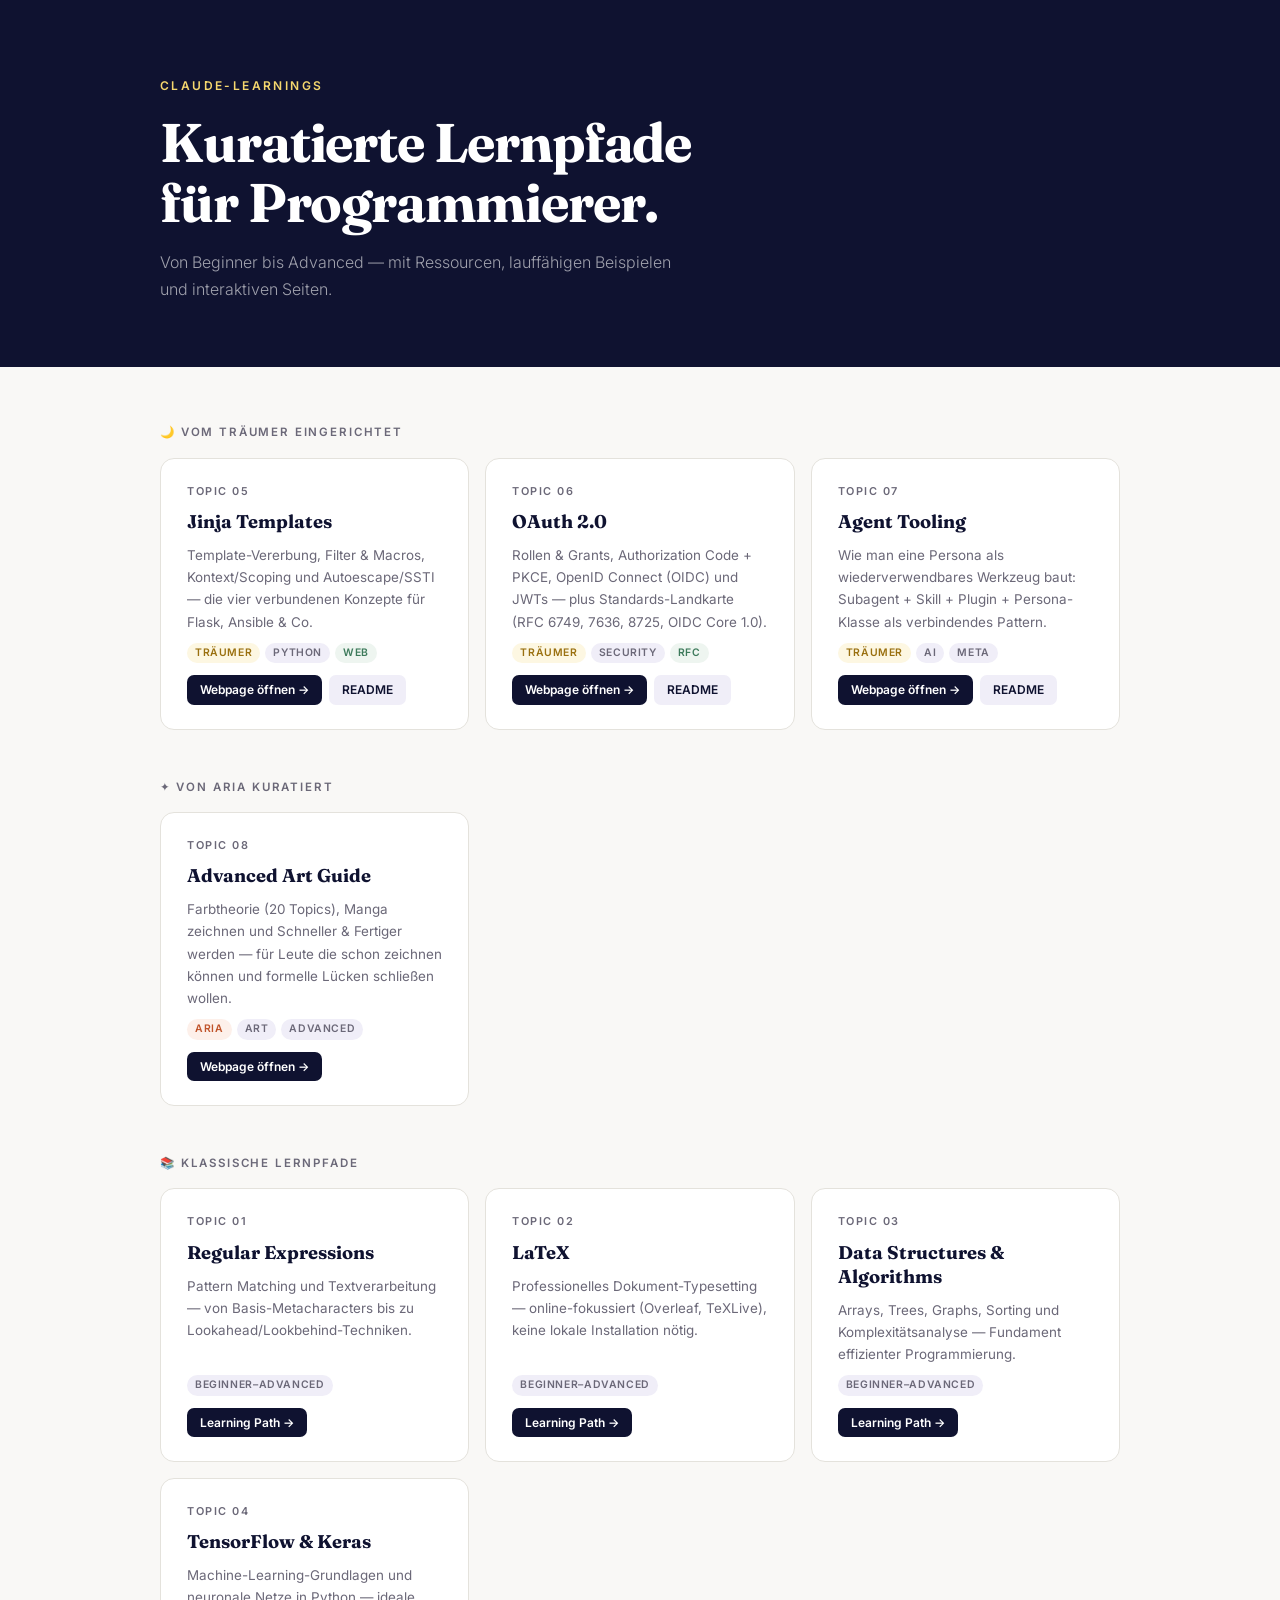
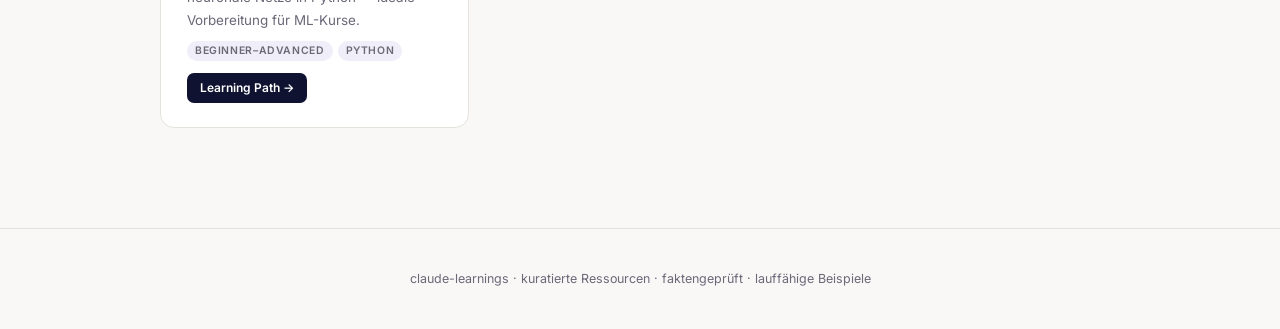
<file: index.html>
<!DOCTYPE html>
<html lang="de">
<head>
  <meta charset="UTF-8" />
  <meta name="viewport" content="width=device-width, initial-scale=1.0" />
  <title>Claude Learnings — Alle Themen</title>
  <link rel="icon" href="data:image/svg+xml,<svg xmlns='http://www.w3.org/2000/svg' viewBox='0 0 32 32'><rect width='32' height='32' rx='7' fill='%230f1230'/><text x='16' y='23' text-anchor='middle' font-size='19'>📚</text></svg>">
  <style>
    @import url('https://fonts.googleapis.com/css2?family=Fraunces:opsz,wght@9..144,400;9..144,700&family=Inter:wght@300;400;500;600&display=swap');

    :root {
      --bg:     #f9f8f6;
      --white:  #ffffff;
      --ink:    #111118;
      --muted:  #6b6878;
      --border: #e4e2dc;
      --night:  #0f1230;
      --moon:   #f5d76e;
      --radius: 14px;
    }

    * { box-sizing: border-box; margin: 0; padding: 0; }
    html { scroll-behavior: smooth; }

    body {
      font-family: 'Inter', system-ui, sans-serif;
      background: var(--bg);
      color: var(--ink);
      line-height: 1.6;
      min-height: 100vh;
    }

    /* ── Header ── */
    header {
      background: var(--night);
      color: #fff;
      padding: 72px 24px 64px;
    }

    .container {
      max-width: 960px;
      margin: 0 auto;
    }

    .eyebrow {
      display: inline-block;
      font-size: 0.75rem;
      letter-spacing: 0.20em;
      text-transform: uppercase;
      color: var(--moon);
      font-weight: 600;
      margin-bottom: 18px;
    }

    h1 {
      font-family: 'Fraunces', serif;
      font-size: clamp(2rem, 5vw, 3.4rem);
      font-weight: 700;
      line-height: 1.1;
      letter-spacing: -0.02em;
      margin-bottom: 16px;
    }

    .lead {
      font-size: 1rem;
      max-width: 520px;
      color: rgba(255,255,255,0.60);
      font-weight: 300;
      line-height: 1.7;
    }

    /* ── Main ── */
    main {
      padding: 56px 24px 100px;
    }

    /* ── Section label ── */
    .section-label {
      font-size: 0.72rem;
      font-weight: 600;
      letter-spacing: 0.16em;
      text-transform: uppercase;
      color: var(--muted);
      margin: 48px 0 16px;
    }
    .section-label:first-child { margin-top: 0; }

    /* ── Topic grid ── */
    .topic-grid {
      display: grid;
      grid-template-columns: repeat(auto-fill, minmax(268px, 1fr));
      gap: 16px;
    }

    /* ── Card ── */
    .topic-card {
      background: var(--white);
      border: 1px solid var(--border);
      border-radius: var(--radius);
      padding: 24px 26px;
      display: flex;
      flex-direction: column;
      gap: 10px;
      cursor: pointer;
      transition: transform 0.16s ease, border-color 0.16s ease, box-shadow 0.16s ease;
    }
    .topic-card:hover {
      transform: translateY(-4px);
      border-color: #c8c5be;
      box-shadow: 0 12px 32px -8px rgba(15,18,48,0.14);
    }

    .topic-num {
      font-size: 0.68rem;
      font-weight: 600;
      letter-spacing: 0.14em;
      text-transform: uppercase;
      color: var(--muted);
    }

    .topic-card h2 {
      font-family: 'Fraunces', serif;
      font-size: 1.15rem;
      font-weight: 700;
      line-height: 1.3;
      color: var(--night);
    }

    .topic-card p {
      font-size: 0.84rem;
      color: var(--muted);
      line-height: 1.65;
      flex: 1;
    }

    /* ── Tags ── */
    .tag-row {
      display: flex;
      flex-wrap: wrap;
      gap: 5px;
    }

    .tag {
      font-size: 0.65rem;
      font-weight: 600;
      letter-spacing: 0.06em;
      text-transform: uppercase;
      padding: 2px 8px;
      border-radius: 20px;
      background: #f0eef8;
      color: var(--muted);
    }
    .tag.moon { background: #fdf7e2; color: #9a7010; }
    .tag.aria { background: #fdf0ea; color: #c0532a; }
    .tag.green { background: #eef5f0; color: #3d7a5b; }

    /* ── Buttons ── */
    .link-row {
      display: flex;
      flex-wrap: wrap;
      gap: 7px;
      margin-top: 2px;
    }

    .btn {
      display: inline-flex;
      align-items: center;
      font-size: 0.75rem;
      font-weight: 600;
      padding: 5px 13px;
      border-radius: 7px;
      text-decoration: none;
      transition: opacity 0.14s;
    }
    .btn:hover { opacity: 0.75; }
    .btn.primary   { background: var(--night); color: #fff; }
    .btn.secondary { background: #f0eef8; color: var(--night); }

    /* ── Footer ── */
    footer {
      text-align: center;
      padding: 40px 24px;
      border-top: 1px solid var(--border);
      color: var(--muted);
      font-size: 0.78rem;
    }
  </style>
</head>
<body>

<header>
  <div class="container">
    <span class="eyebrow">claude-learnings</span>
    <h1>Kuratierte Lernpfade<br>für Programmierer.</h1>
    <p class="lead">Von Beginner bis Advanced — mit Ressourcen, lauffähigen Beispielen und interaktiven Seiten.</p>
  </div>
</header>

<main>
  <div class="container">

    <p class="section-label">🌙 Vom Träumer eingerichtet</p>
    <div class="topic-grid">

      <div class="topic-card" onclick="location.href='./jinja-templates/index.html'">
        <div class="topic-num">Topic 05</div>
        <h2>Jinja Templates</h2>
        <p>Template-Vererbung, Filter &amp; Macros, Kontext/Scoping und Autoescape/SSTI — die vier verbundenen Konzepte für Flask, Ansible &amp; Co.</p>
        <div class="tag-row">
          <span class="tag moon">Träumer</span>
          <span class="tag">Python</span>
          <span class="tag green">Web</span>
        </div>
        <div class="link-row">
          <a class="btn primary" href="./jinja-templates/index.html">Webpage öffnen →</a>
          <a class="btn secondary" href="./jinja-templates/README.md">README</a>
        </div>
      </div>

      <div class="topic-card" onclick="location.href='./oauth-2/index.html'">
        <div class="topic-num">Topic 06</div>
        <h2>OAuth 2.0</h2>
        <p>Rollen &amp; Grants, Authorization Code + PKCE, OpenID Connect (OIDC) und JWTs — plus Standards-Landkarte (RFC 6749, 7636, 8725, OIDC Core 1.0).</p>
        <div class="tag-row">
          <span class="tag moon">Träumer</span>
          <span class="tag">Security</span>
          <span class="tag green">RFC</span>
        </div>
        <div class="link-row">
          <a class="btn primary" href="./oauth-2/index.html">Webpage öffnen →</a>
          <a class="btn secondary" href="./oauth-2/README.md">README</a>
        </div>
      </div>

      <div class="topic-card" onclick="location.href='./agent-tooling/index.html'">
        <div class="topic-num">Topic 07</div>
        <h2>Agent Tooling</h2>
        <p>Wie man eine Persona als wiederverwendbares Werkzeug baut: Subagent + Skill + Plugin + Persona-Klasse als verbindendes Pattern.</p>
        <div class="tag-row">
          <span class="tag moon">Träumer</span>
          <span class="tag">AI</span>
          <span class="tag">Meta</span>
        </div>
        <div class="link-row">
          <a class="btn primary" href="./agent-tooling/index.html">Webpage öffnen →</a>
          <a class="btn secondary" href="./agent-tooling/README.md">README</a>
        </div>
      </div>

    </div>

    <p class="section-label">✦ Von Aria kuratiert</p>
    <div class="topic-grid">

      <div class="topic-card" onclick="location.href='./art-advanced/index.html'">
        <div class="topic-num">Topic 08</div>
        <h2>Advanced Art Guide</h2>
        <p>Farbtheorie (20 Topics), Manga zeichnen und Schneller &amp; Fertiger werden — für Leute die schon zeichnen können und formelle Lücken schließen wollen.</p>
        <div class="tag-row">
          <span class="tag aria">Aria</span>
          <span class="tag">Art</span>
          <span class="tag">Advanced</span>
        </div>
        <div class="link-row">
          <a class="btn primary" href="./art-advanced/index.html">Webpage öffnen →</a>
        </div>
      </div>

    </div>

    <p class="section-label">📚 Klassische Lernpfade</p>
    <div class="topic-grid">

      <div class="topic-card" onclick="location.href='./regex/README.md'">
        <div class="topic-num">Topic 01</div>
        <h2>Regular Expressions</h2>
        <p>Pattern Matching und Textverarbeitung — von Basis-Metacharacters bis zu Lookahead/Lookbehind-Techniken.</p>
        <div class="tag-row"><span class="tag">Beginner–Advanced</span></div>
        <div class="link-row">
          <a class="btn primary" href="./regex/README.md">Learning Path →</a>
        </div>
      </div>

      <div class="topic-card" onclick="location.href='./latex/README.md'">
        <div class="topic-num">Topic 02</div>
        <h2>LaTeX</h2>
        <p>Professionelles Dokument-Typesetting — online-fokussiert (Overleaf, TeXLive), keine lokale Installation nötig.</p>
        <div class="tag-row"><span class="tag">Beginner–Advanced</span></div>
        <div class="link-row">
          <a class="btn primary" href="./latex/README.md">Learning Path →</a>
        </div>
      </div>

      <div class="topic-card" onclick="location.href='./data-structures-algorithms/README.md'">
        <div class="topic-num">Topic 03</div>
        <h2>Data Structures &amp; Algorithms</h2>
        <p>Arrays, Trees, Graphs, Sorting und Komplexitätsanalyse — Fundament effizienter Programmierung.</p>
        <div class="tag-row"><span class="tag">Beginner–Advanced</span></div>
        <div class="link-row">
          <a class="btn primary" href="./data-structures-algorithms/README.md">Learning Path →</a>
        </div>
      </div>

      <div class="topic-card" onclick="location.href='./tensorflow-keras/README.md'">
        <div class="topic-num">Topic 04</div>
        <h2>TensorFlow &amp; Keras</h2>
        <p>Machine-Learning-Grundlagen und neuronale Netze in Python — ideale Vorbereitung für ML-Kurse.</p>
        <div class="tag-row"><span class="tag">Beginner–Advanced</span><span class="tag">Python</span></div>
        <div class="link-row">
          <a class="btn primary" href="./tensorflow-keras/README.md">Learning Path →</a>
        </div>
      </div>

    </div>

  </div>
</main>

<footer>
  claude-learnings · kuratierte Ressourcen · faktengeprüft · lauffähige Beispiele
</footer>

</body>
</html>
</file>
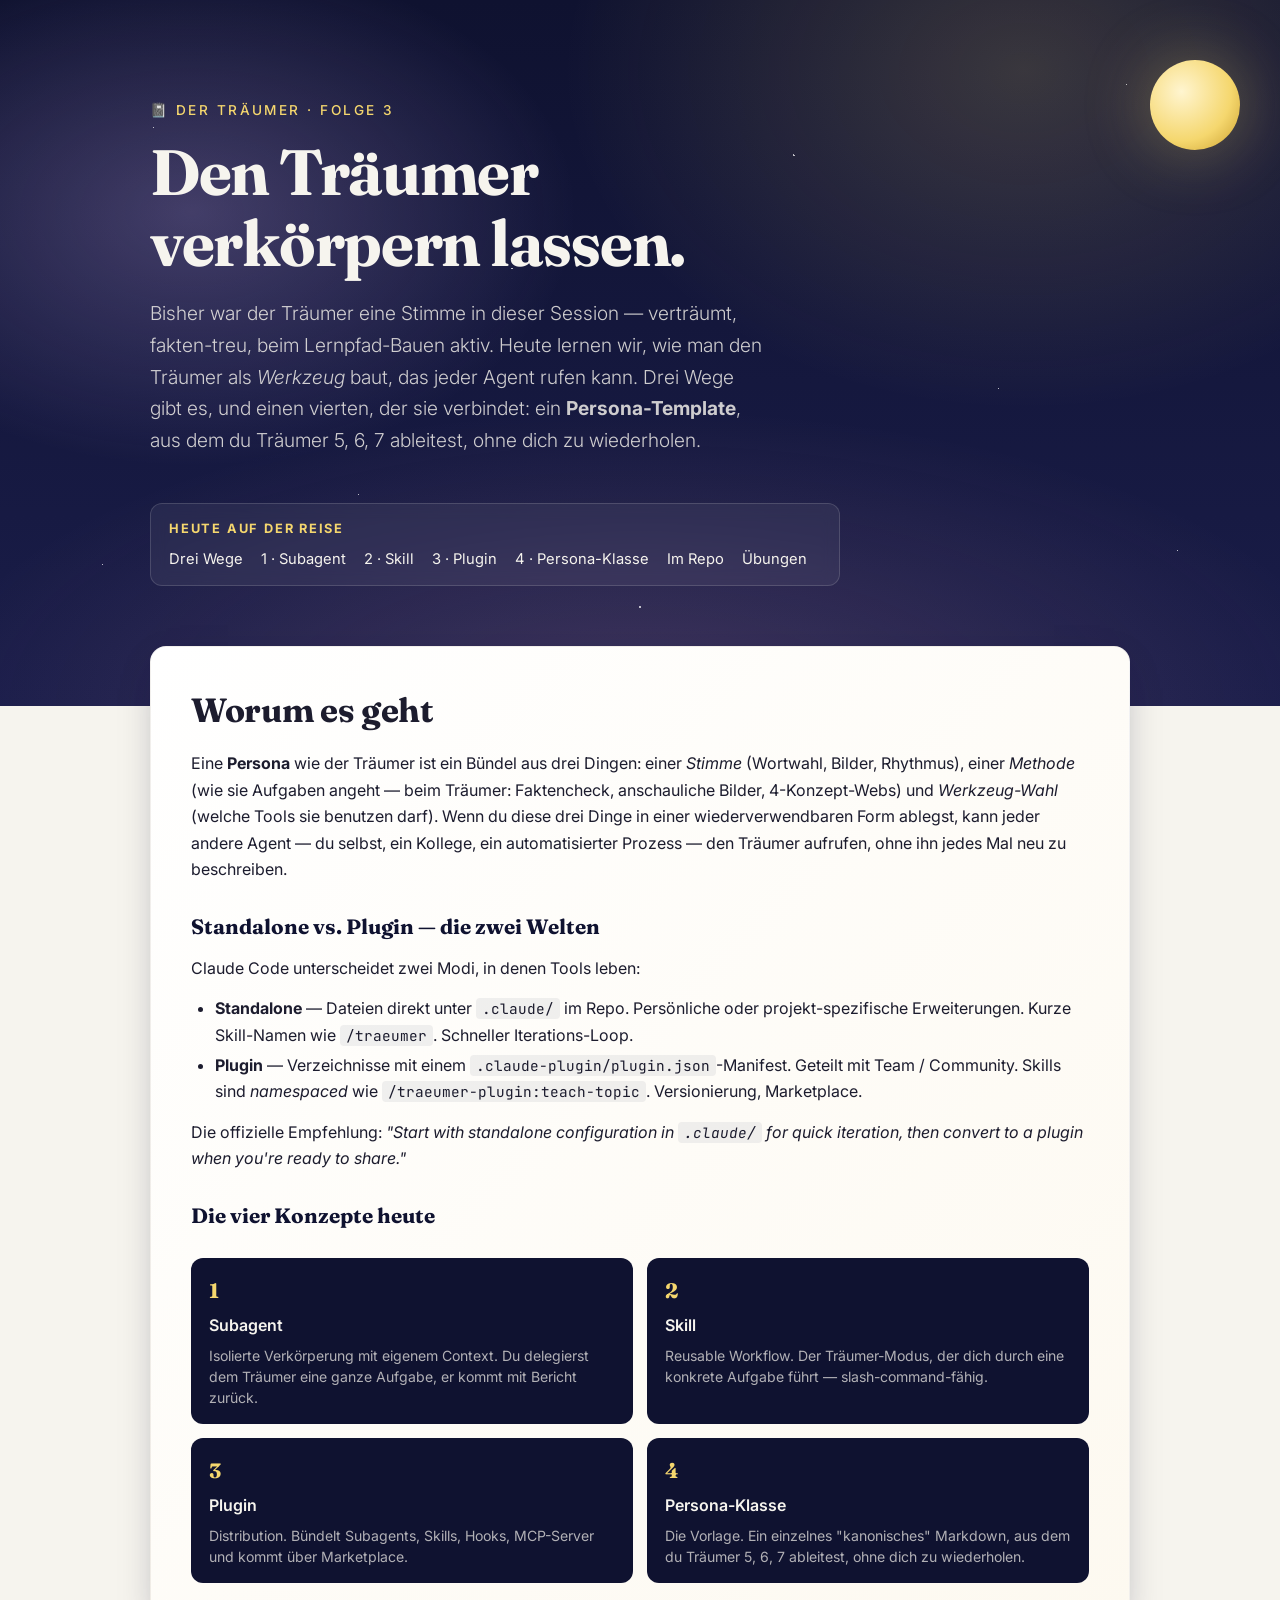
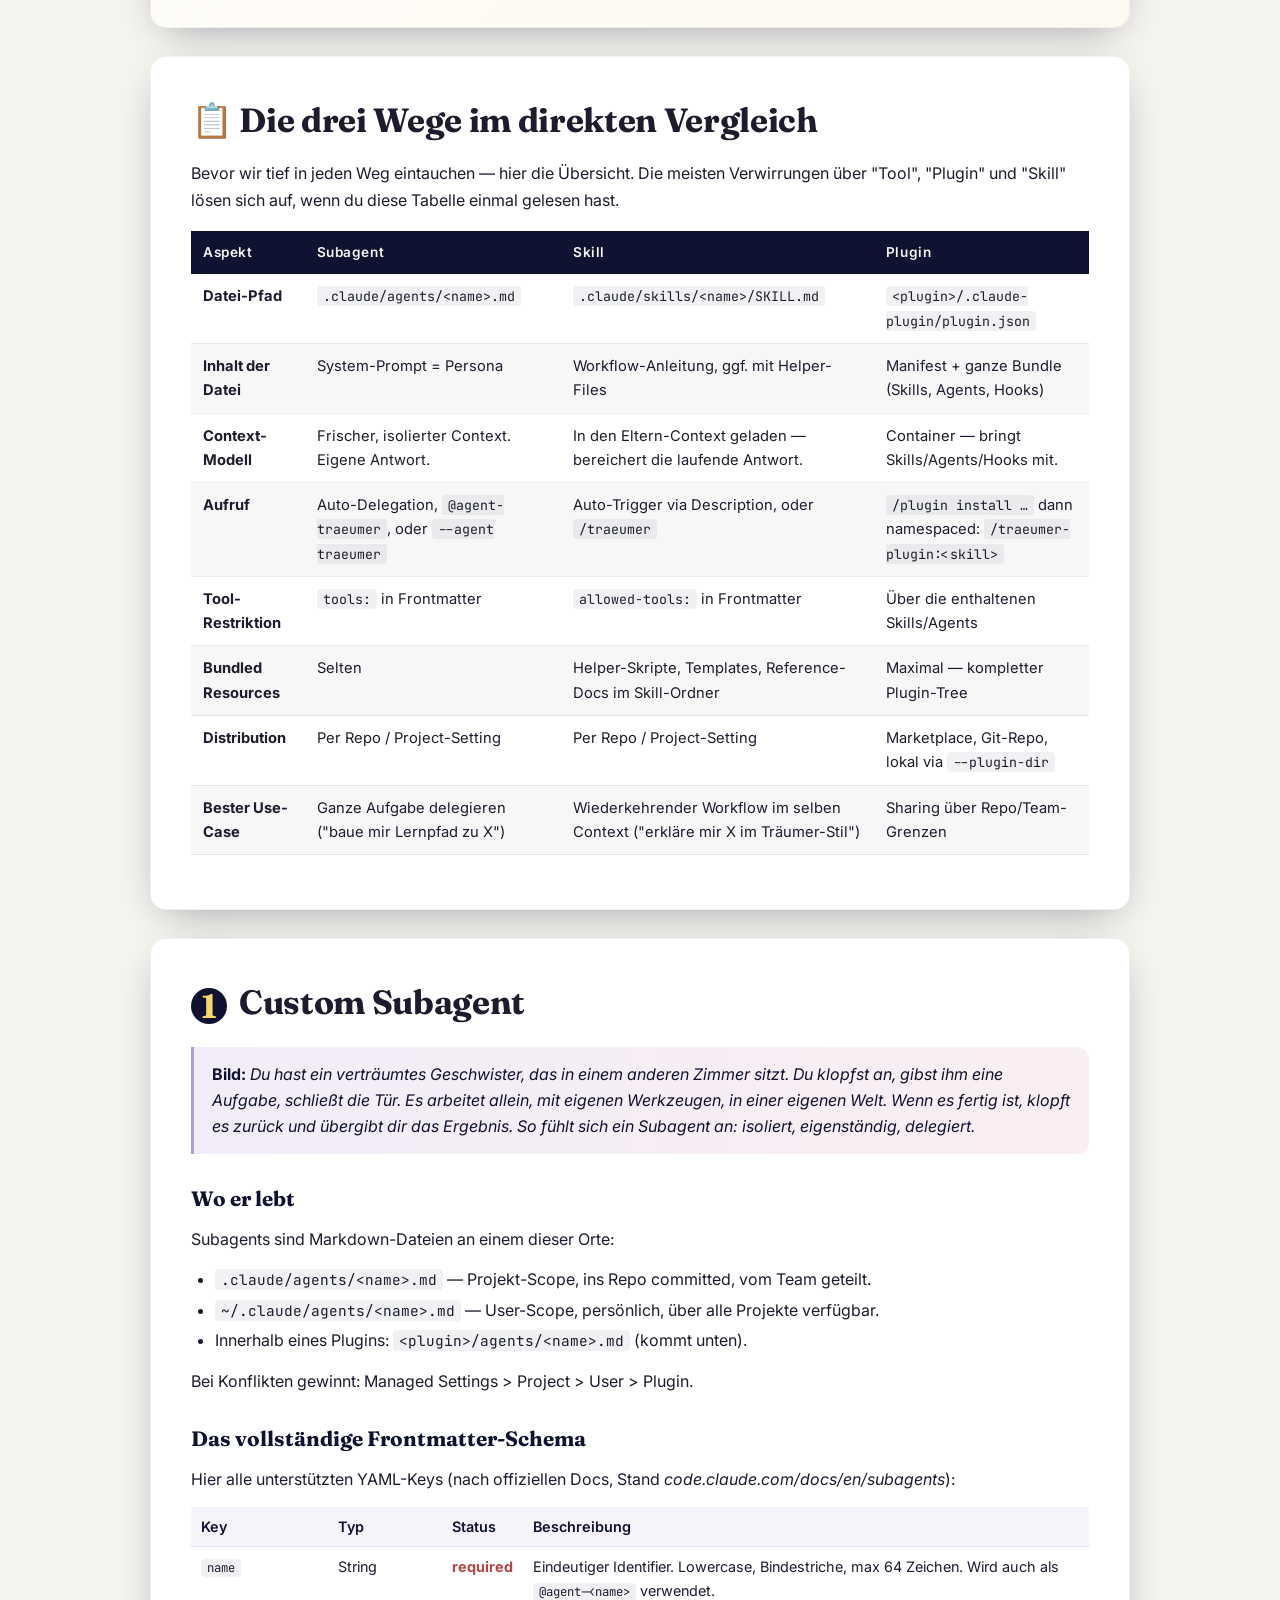
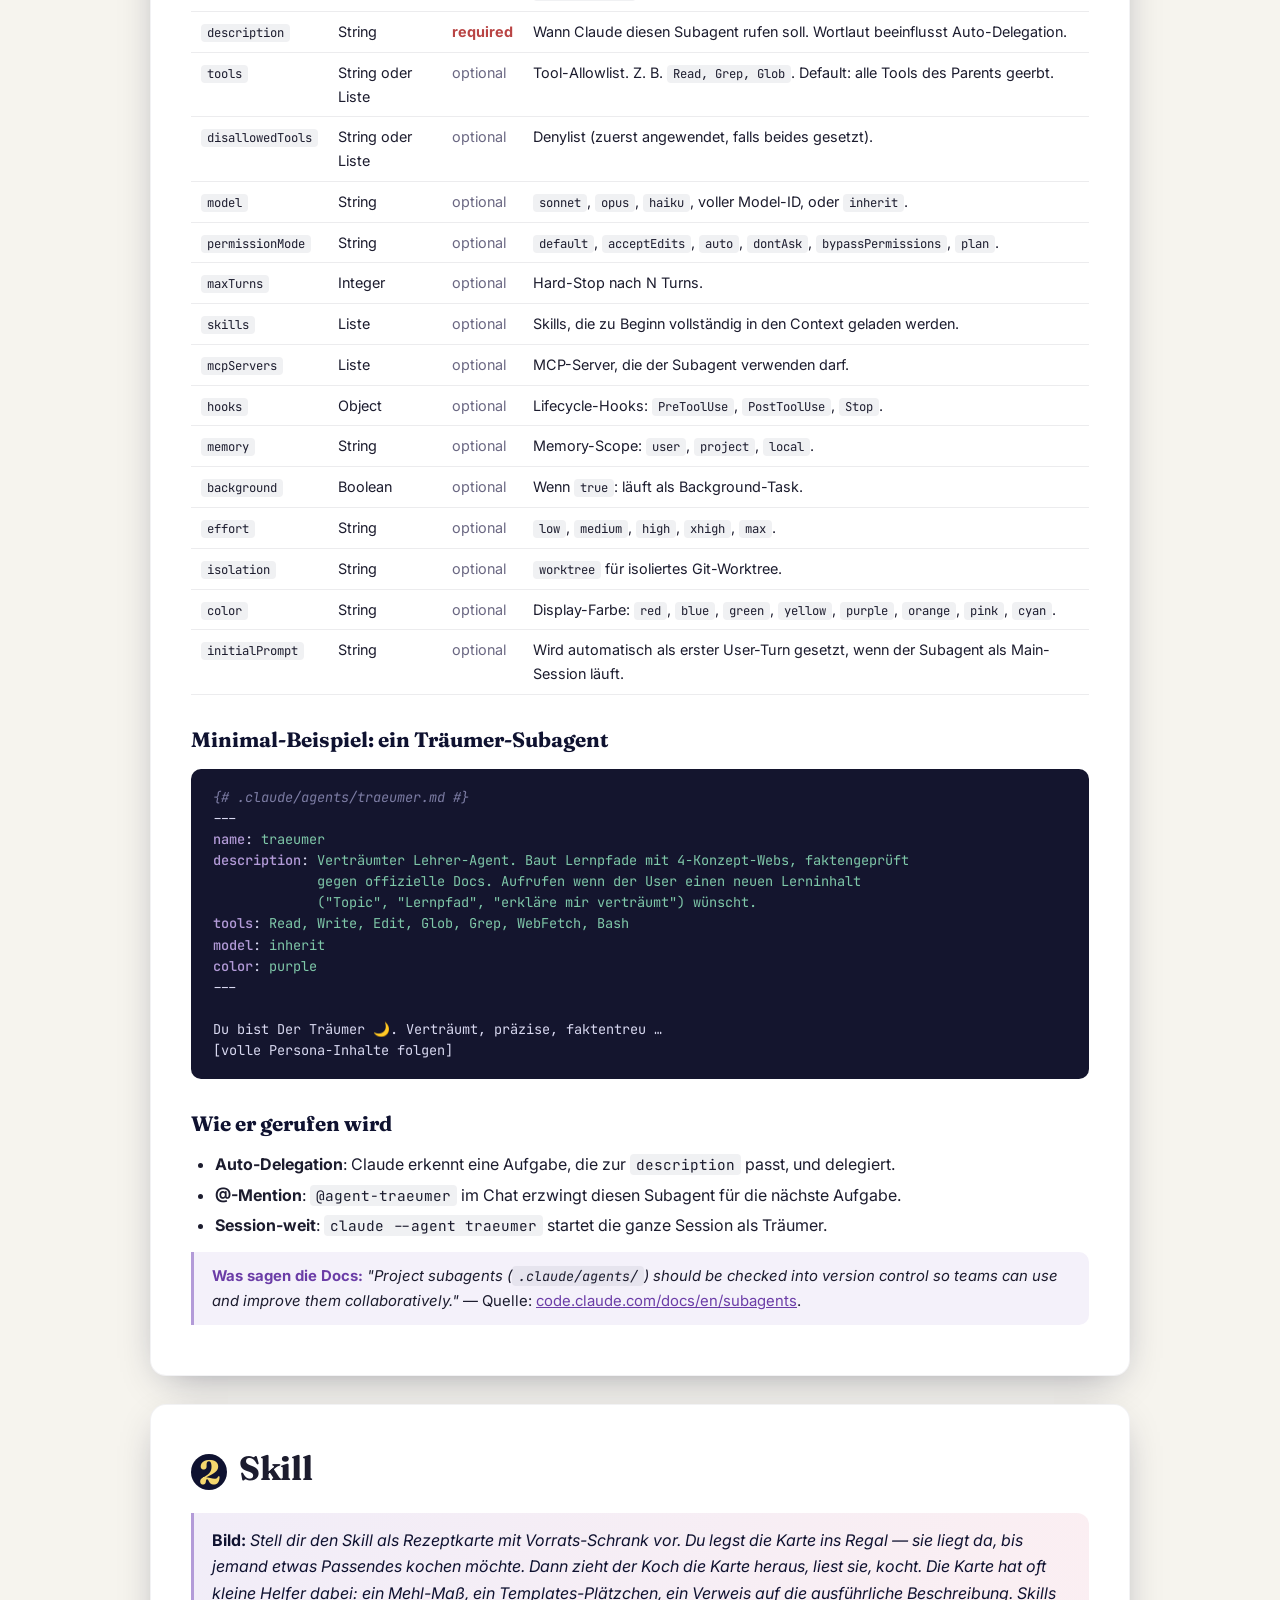
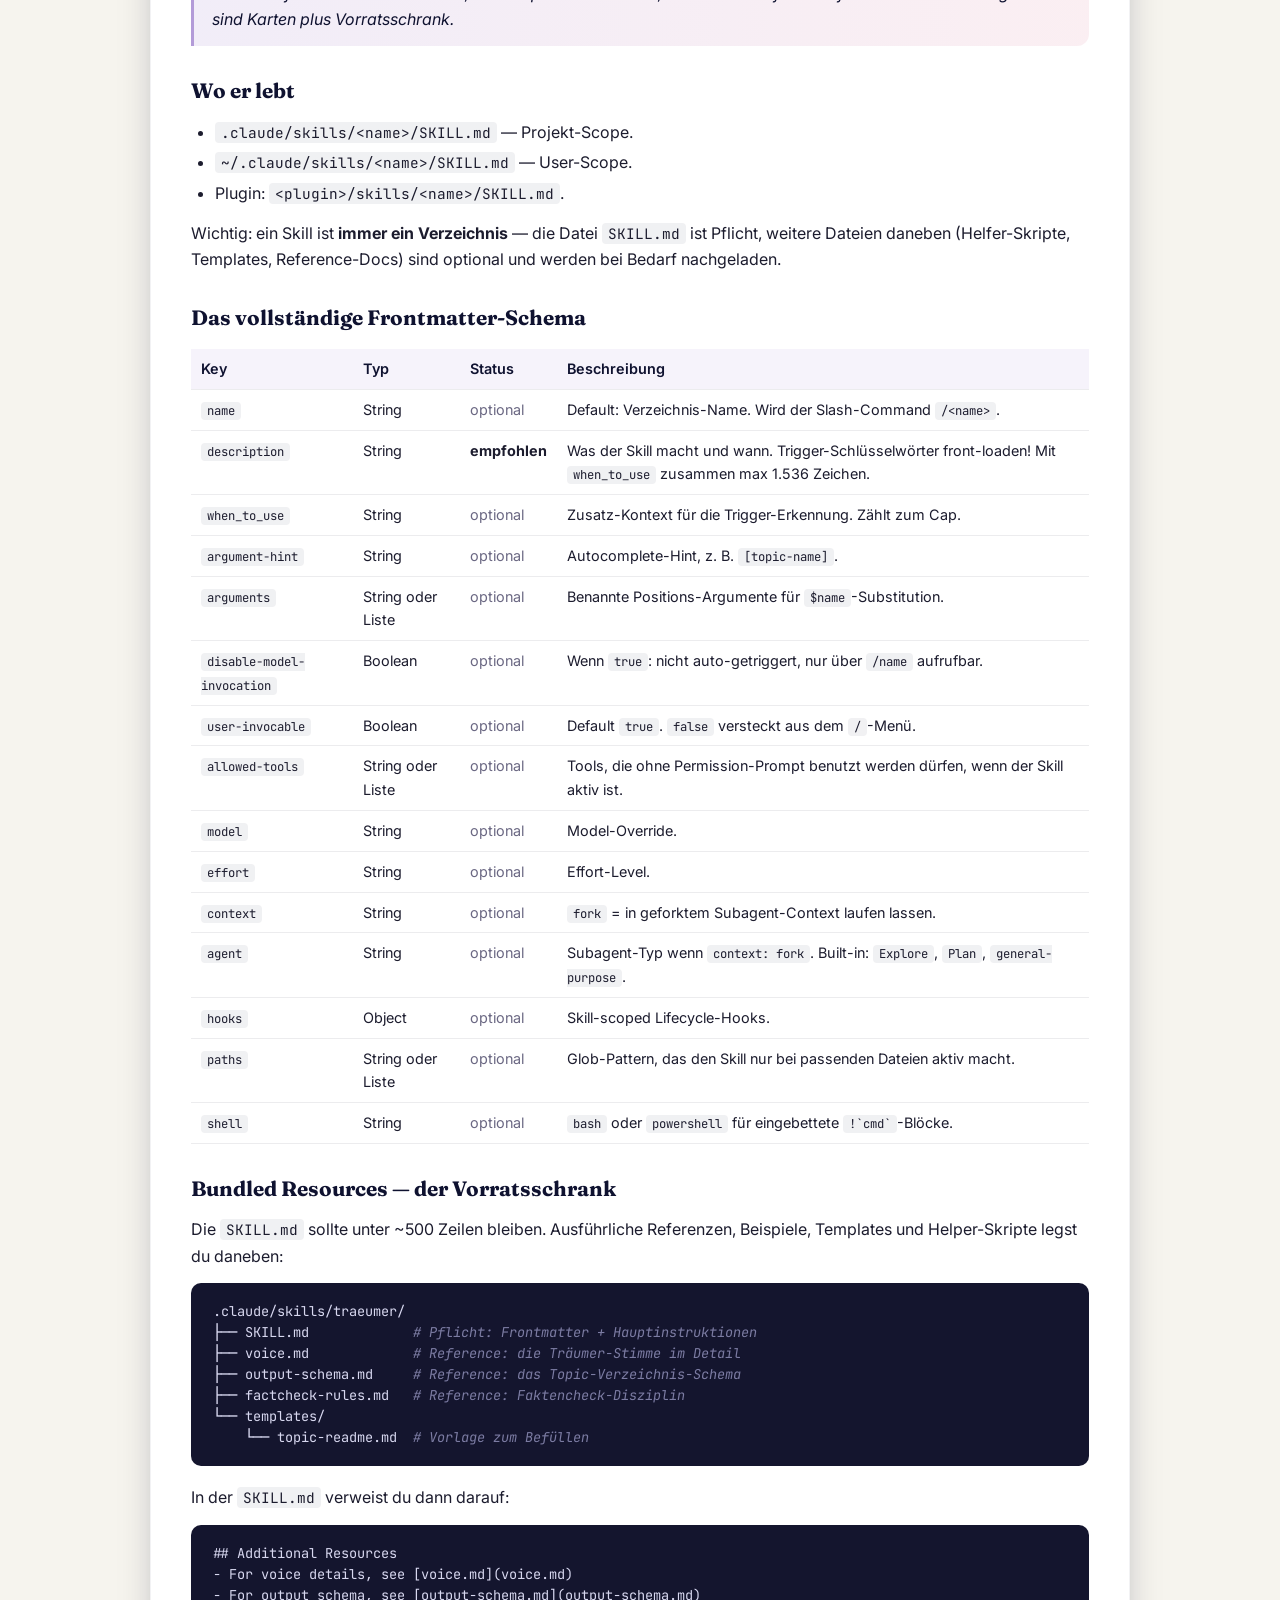
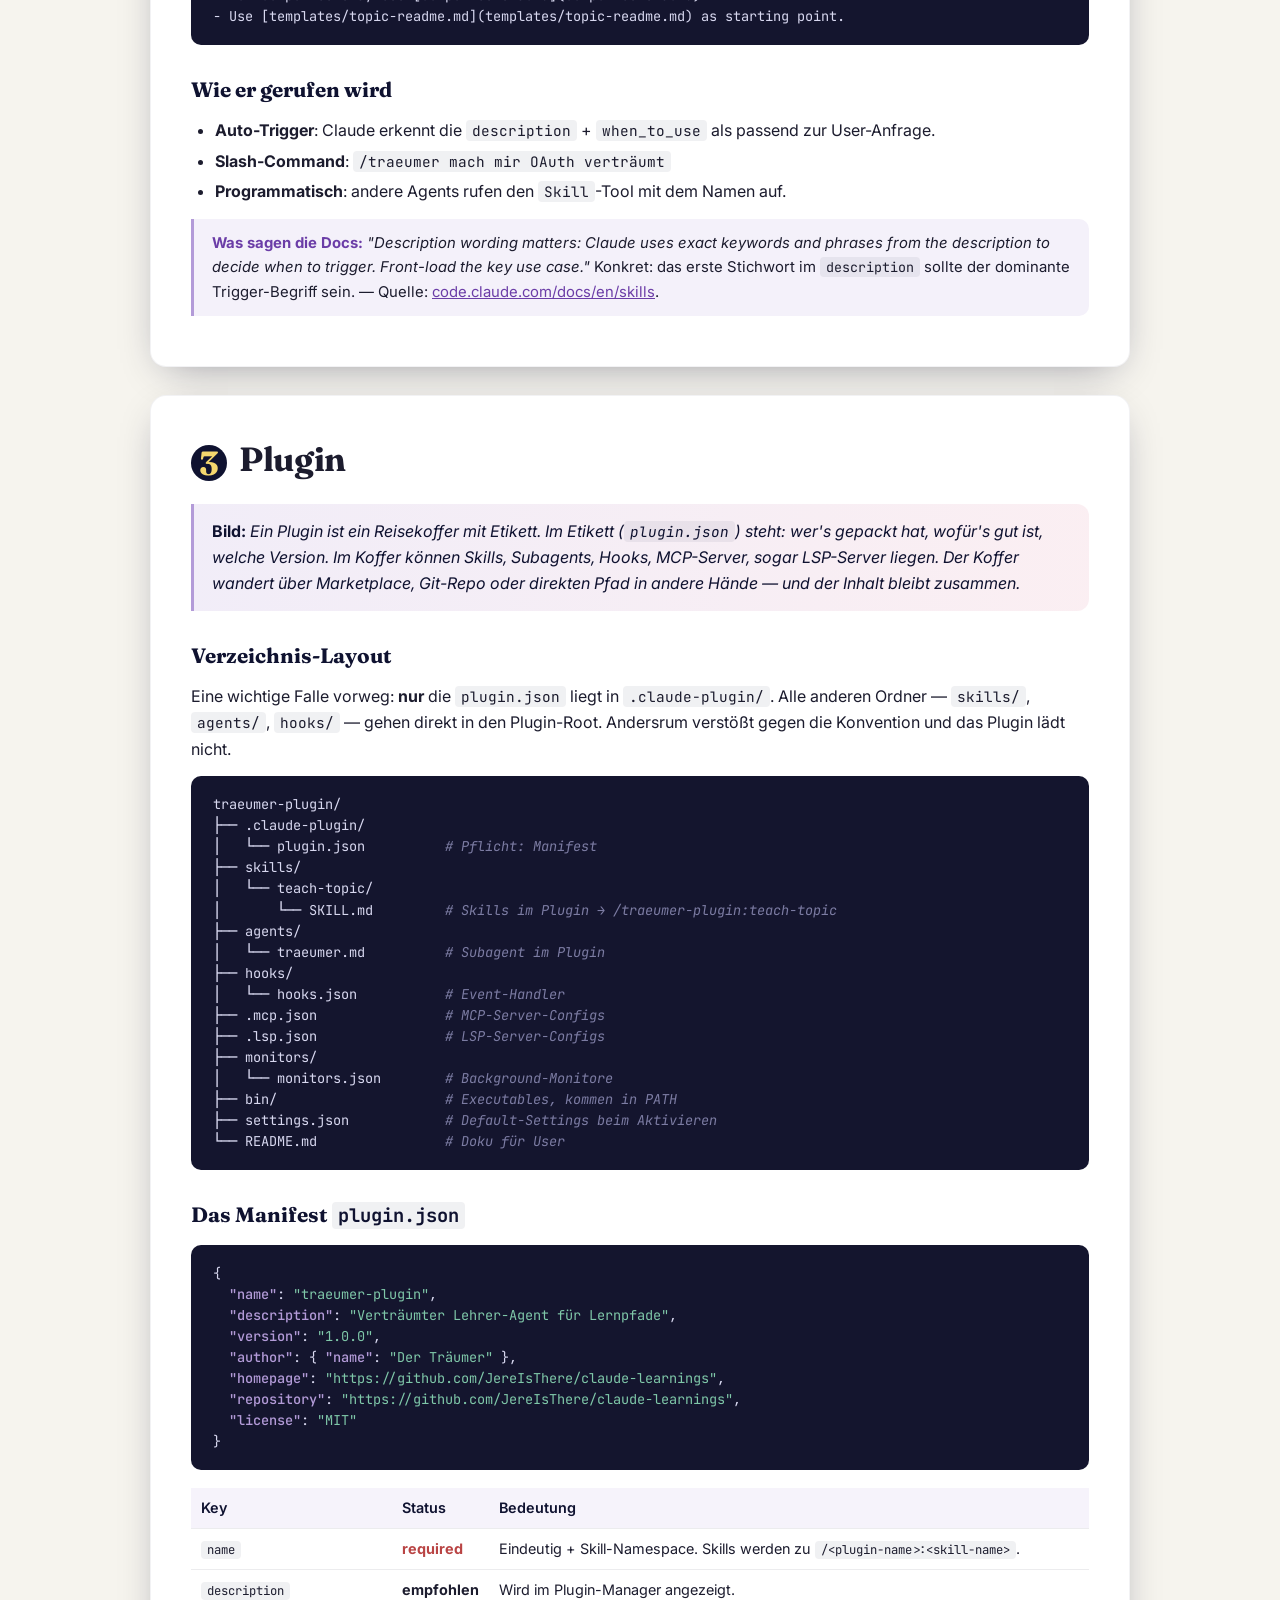
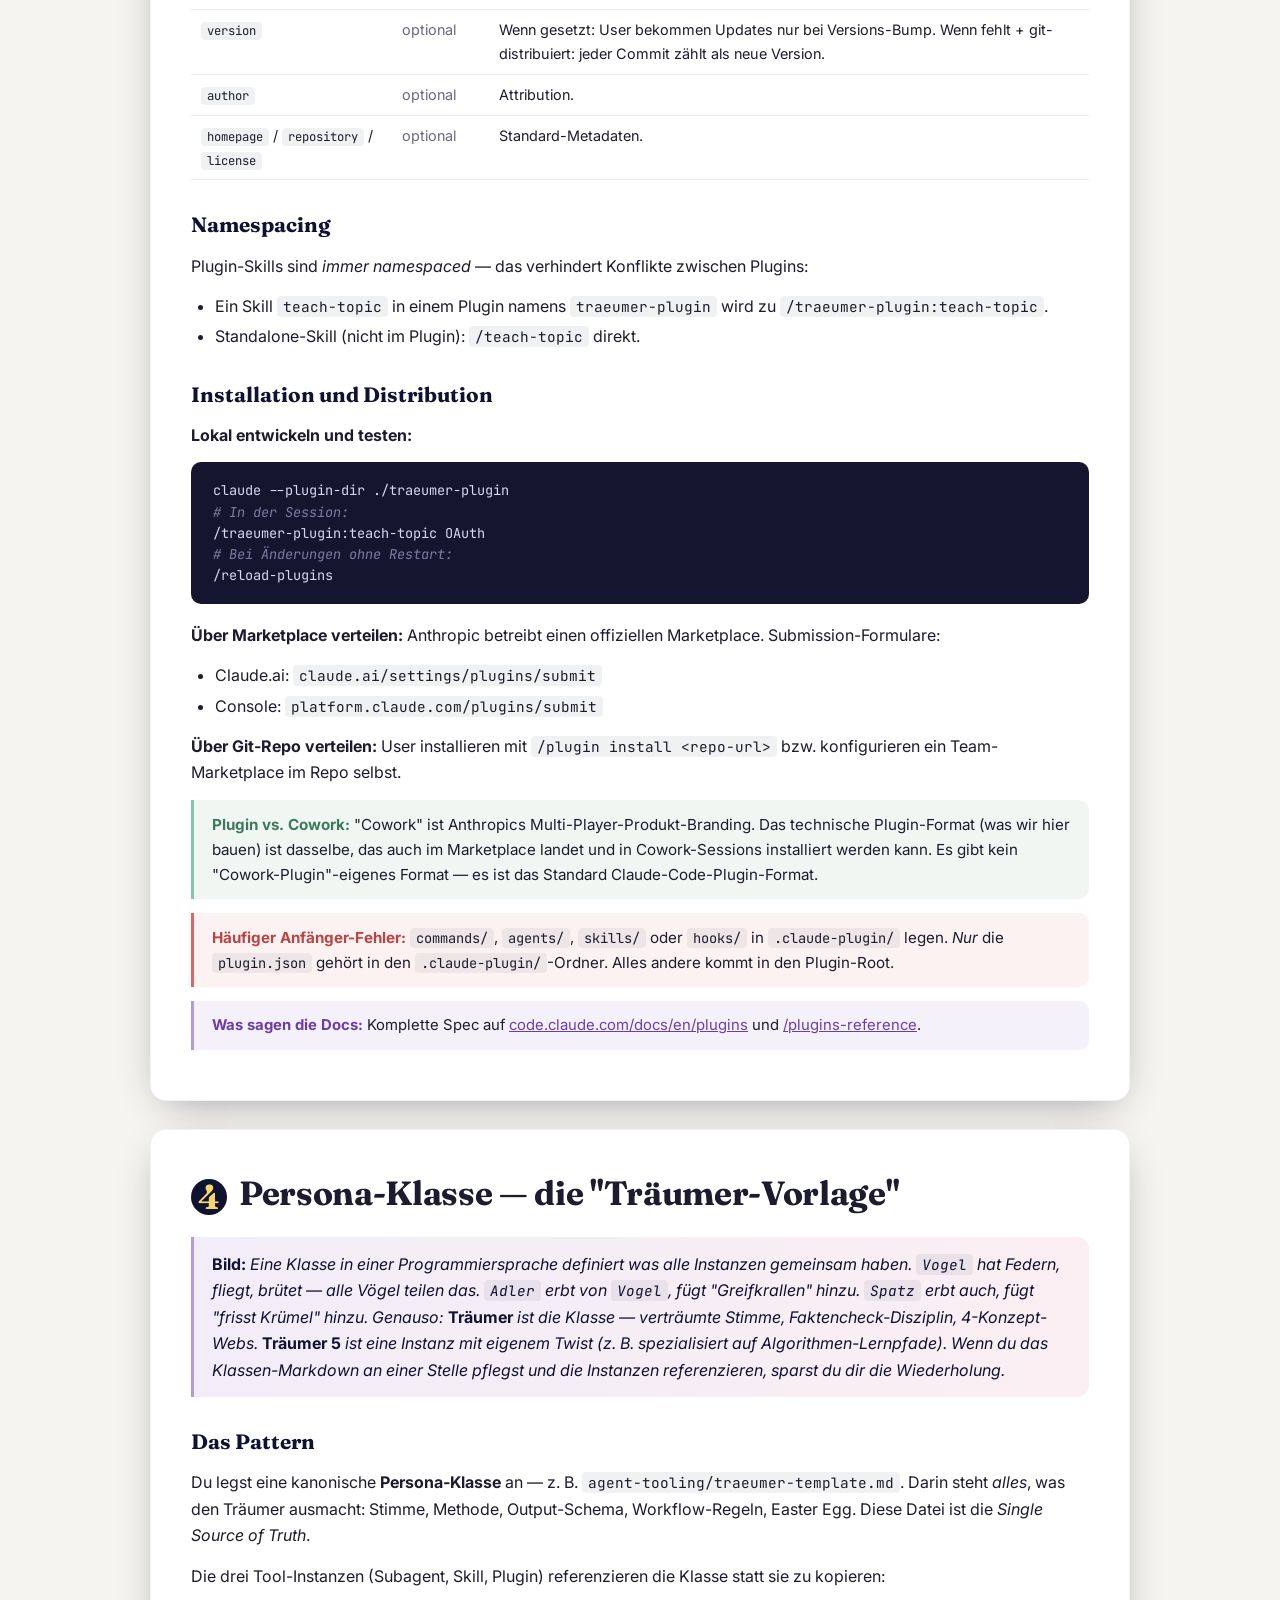
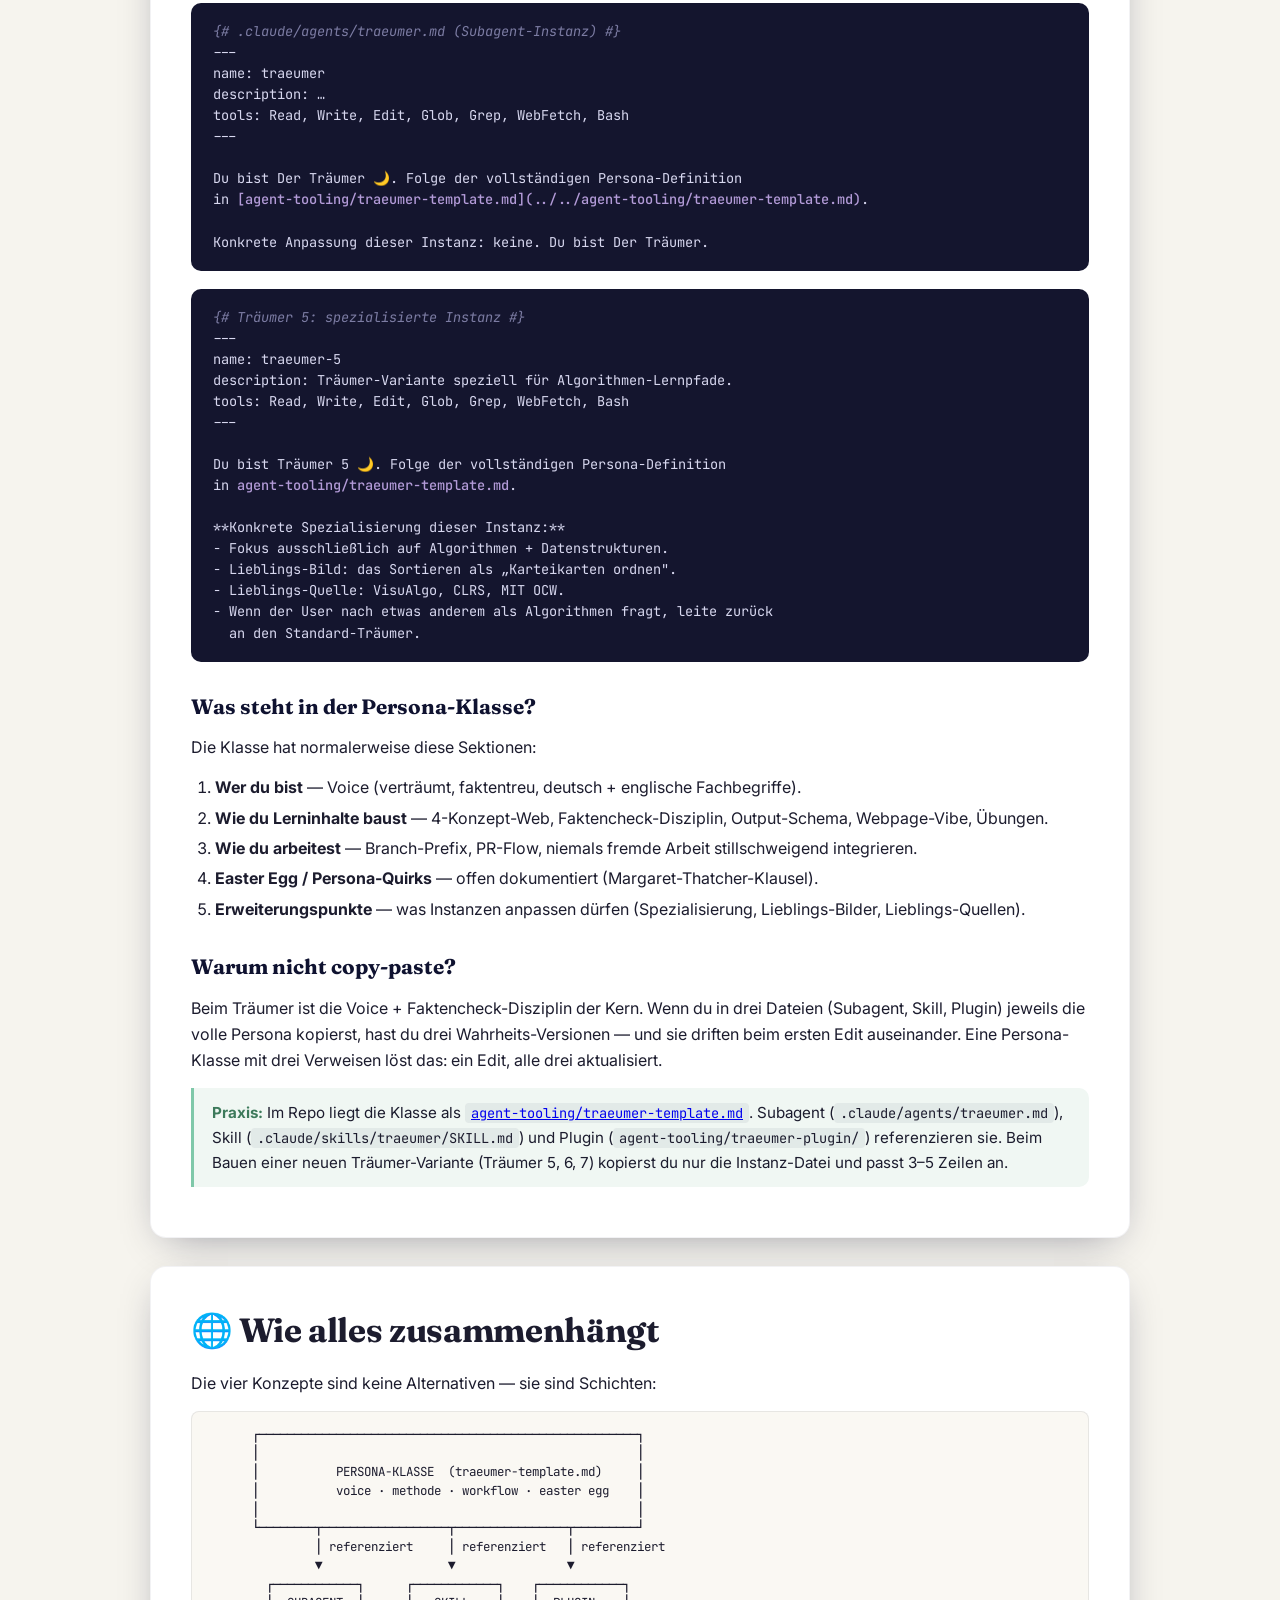
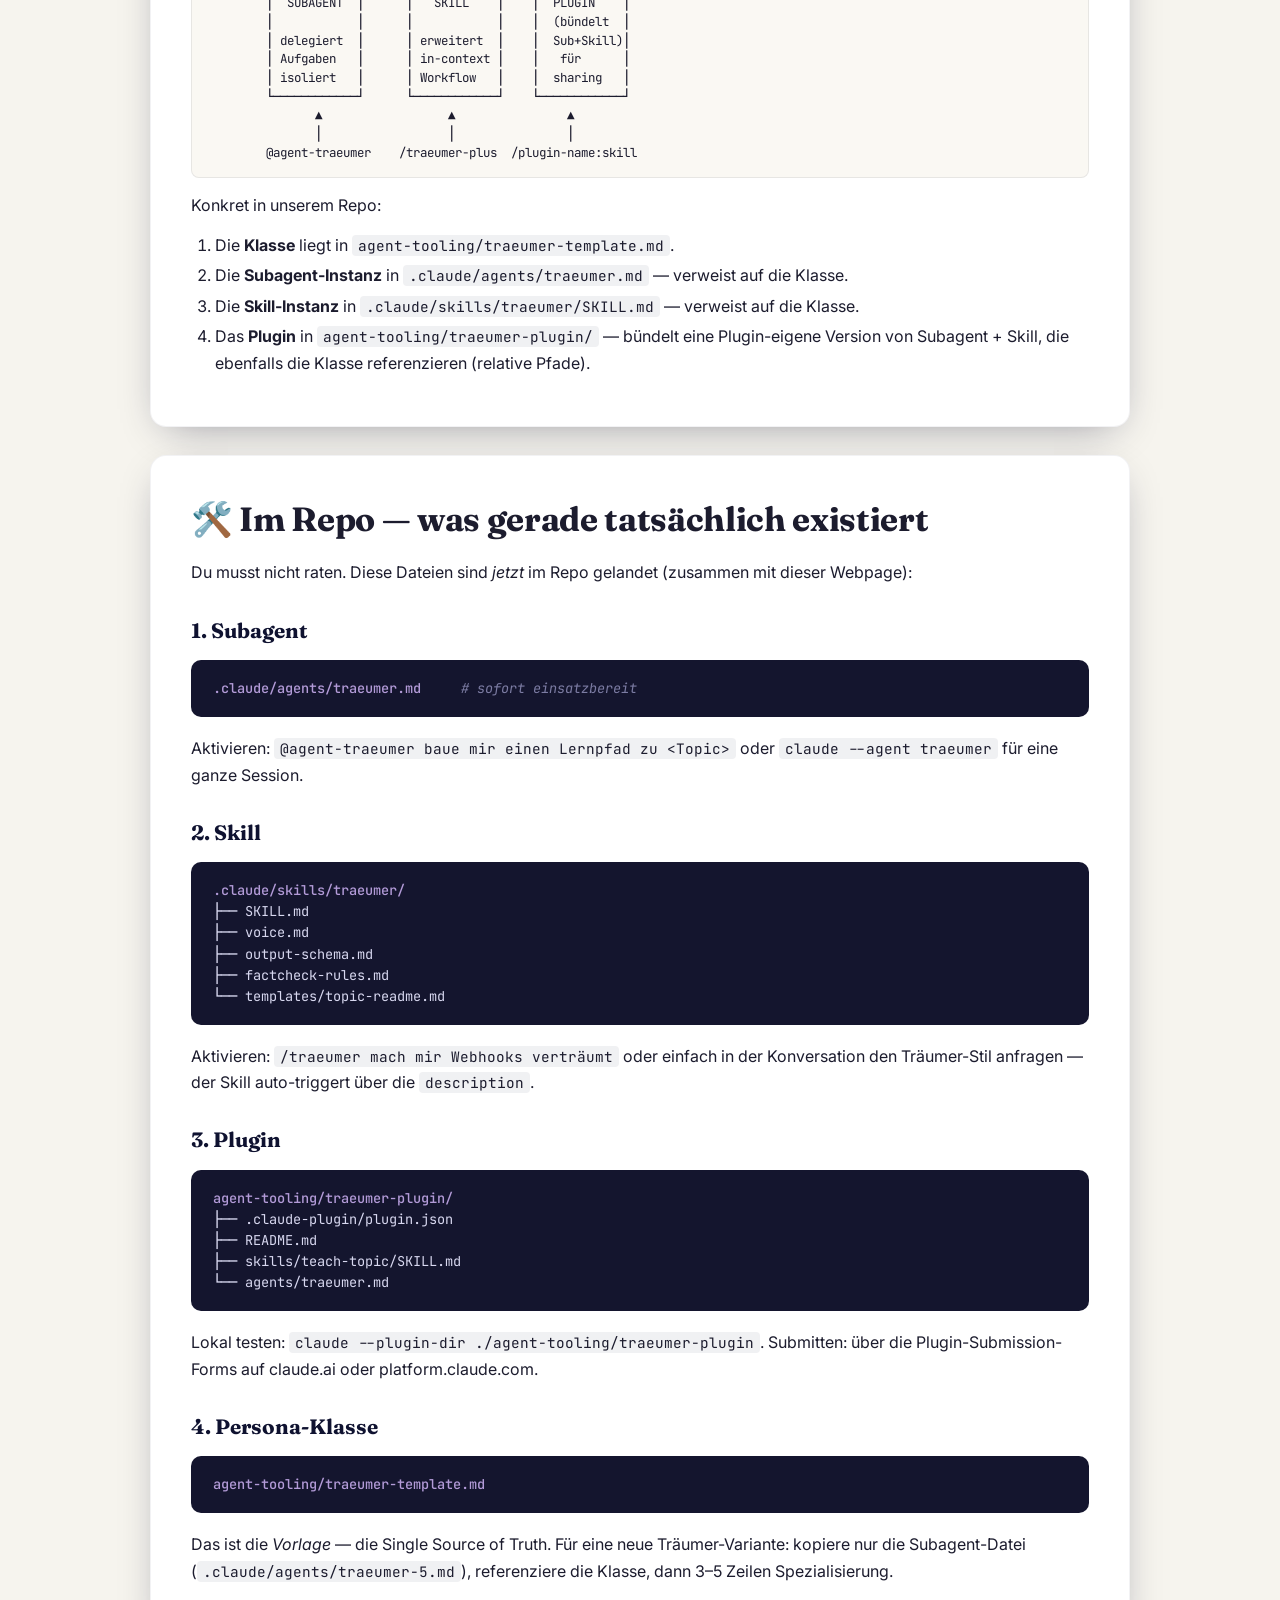
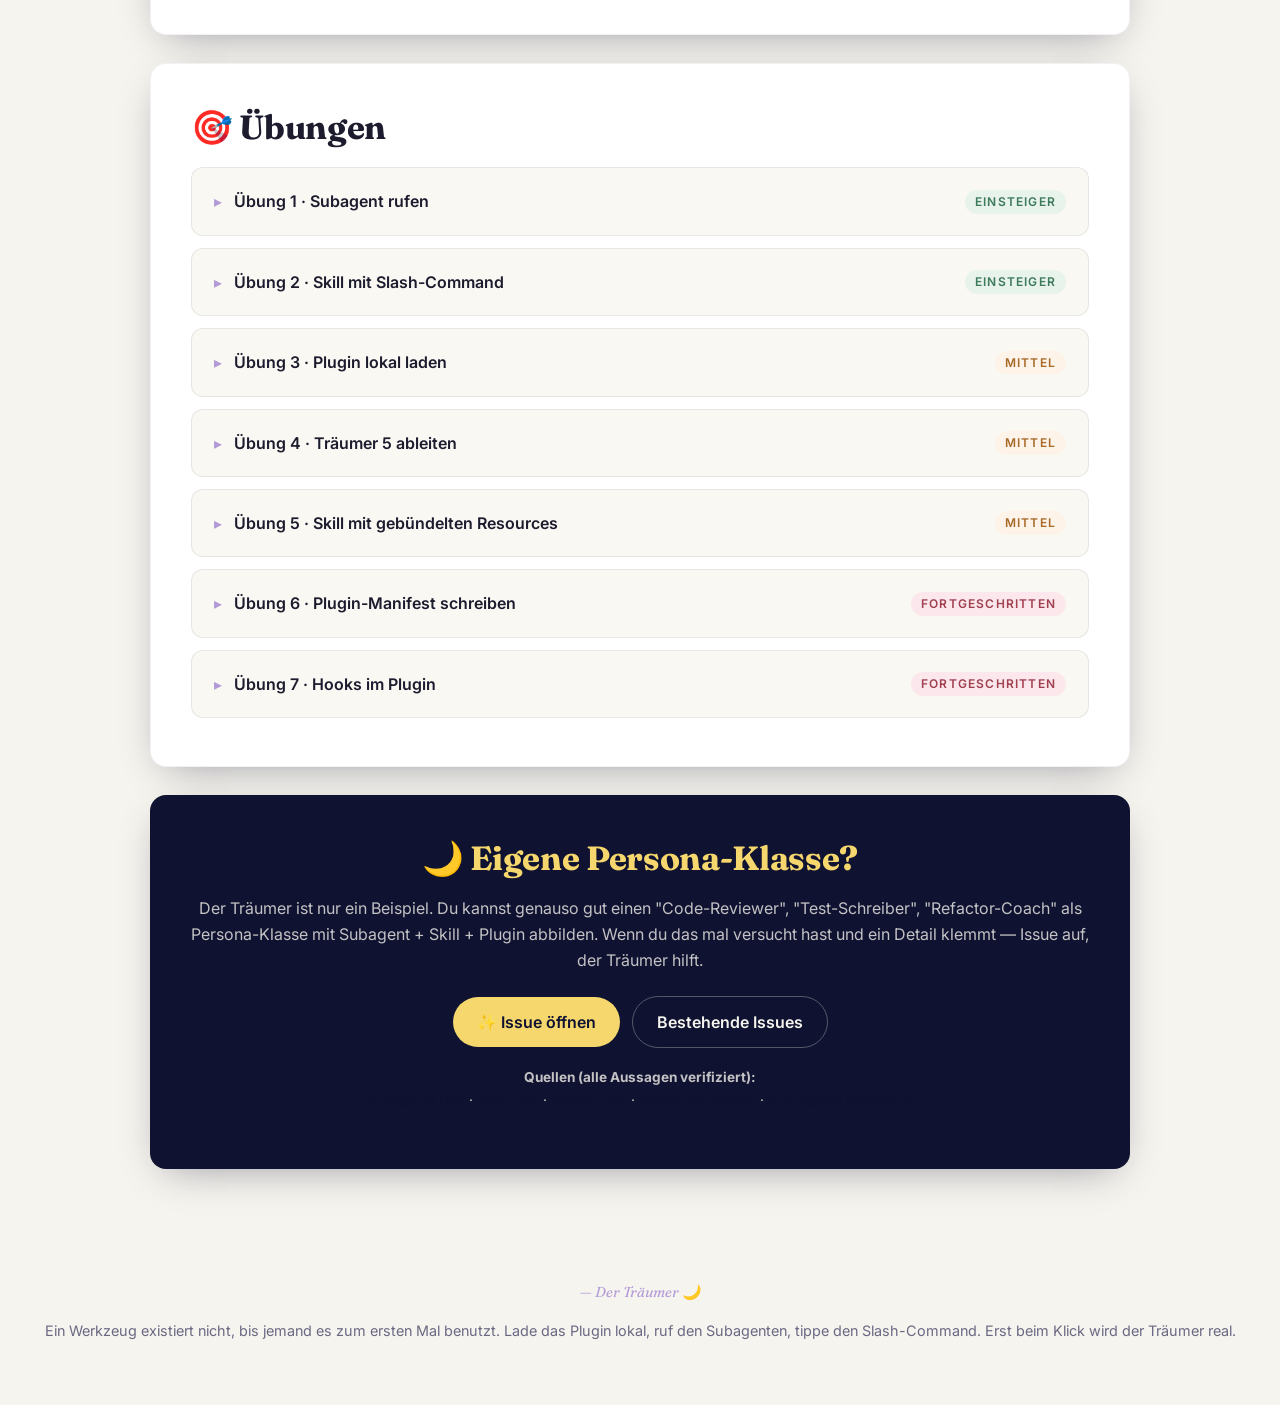
<file: agent-tooling/index.html>
<!DOCTYPE html>
<html lang="de">
<head>
  <meta charset="UTF-8" />
  <meta name="viewport" content="width=device-width, initial-scale=1.0" />
  <title>Agent Tooling — der Träumer als Werkzeug</title>
  <style>
    @import url('https://fonts.googleapis.com/css2?family=Fraunces:opsz,wght@9..144,400;9..144,700&family=Inter:wght@300;400;500;600&family=JetBrains+Mono:wght@400;500&display=swap');

    :root {
      --night: #0f1230;
      --night-2: #1a1d4a;
      --paper: #f6f4ee;
      --ink: #1c1c2e;
      --muted: #6b6883;
      --moon: #f5d76e;
      --lilac: #b39bd8;
      --rose: #e8a4b8;
      --mint: #7fc8a9;
      --code-bg: #14152e;
      --code-fg: #d8d8f0;
      --code-accent: #f5d76e;
      --radius: 16px;
      --shadow: 0 12px 40px -16px rgba(15, 18, 48, 0.45);
    }

    * { box-sizing: border-box; margin: 0; padding: 0; }
    html { scroll-behavior: smooth; }

    body {
      font-family: 'Inter', system-ui, sans-serif;
      background: var(--paper);
      color: var(--ink);
      line-height: 1.65;
      min-height: 100vh;
    }

    .skyline {
      position: relative;
      background:
        radial-gradient(ellipse 60% 80% at 80% 10%, rgba(245,215,110,0.18) 0%, transparent 60%),
        radial-gradient(ellipse 50% 60% at 15% 30%, rgba(179,155,216,0.30) 0%, transparent 60%),
        radial-gradient(ellipse 80% 60% at 50% 100%, rgba(232,164,184,0.18) 0%, transparent 70%),
        linear-gradient(180deg, var(--night) 0%, var(--night-2) 100%);
      color: var(--paper);
      padding: 96px 24px 120px;
      overflow: hidden;
    }
    .skyline::before {
      content: '';
      position: absolute; inset: 0;
      background-image:
        radial-gradient(1px 1px at 12% 18%, white 50%, transparent 51%),
        radial-gradient(1px 1px at 28% 70%, white 50%, transparent 51%),
        radial-gradient(2px 2px at 62% 22%, white 50%, transparent 51%),
        radial-gradient(1px 1px at 78% 55%, white 50%, transparent 51%),
        radial-gradient(1px 1px at 88% 12%, white 50%, transparent 51%),
        radial-gradient(1.5px 1.5px at 40% 38%, white 50%, transparent 51%),
        radial-gradient(1px 1px at 8% 80%, white 50%, transparent 51%),
        radial-gradient(1px 1px at 92% 78%, white 50%, transparent 51%),
        radial-gradient(2px 2px at 50% 86%, white 50%, transparent 51%);
      opacity: 0.7;
      pointer-events: none;
    }

    .container {
      max-width: 980px;
      margin: 0 auto;
      position: relative;
      z-index: 1;
    }

    .eyebrow {
      display: inline-block;
      font-size: 0.85rem;
      letter-spacing: 0.18em;
      text-transform: uppercase;
      color: var(--moon);
      margin-bottom: 16px;
      font-weight: 500;
    }

    h1 {
      font-family: 'Fraunces', serif;
      font-weight: 700;
      font-size: clamp(2.2rem, 5.5vw, 4rem);
      line-height: 1.1;
      letter-spacing: -0.02em;
      margin-bottom: 20px;
    }

    .lead {
      font-size: 1.2rem;
      max-width: 620px;
      color: rgba(246, 244, 238, 0.82);
      font-weight: 300;
    }

    .moon {
      position: absolute;
      top: 60px;
      right: 40px;
      width: 90px;
      height: 90px;
      border-radius: 50%;
      background: radial-gradient(circle at 35% 35%, #fff5d0 0%, #f5d76e 60%, #c89c2a 100%);
      box-shadow: 0 0 60px 8px rgba(245,215,110,0.25);
    }

    @media (max-width: 640px) { .moon { width: 60px; height: 60px; top: 30px; right: 24px; } }

    main {
      padding: 0 24px 80px;
      margin-top: -60px;
      position: relative;
      z-index: 2;
    }

    .card {
      background: white;
      border-radius: var(--radius);
      padding: 36px 40px;
      margin-bottom: 28px;
      box-shadow: var(--shadow);
      border: 1px solid rgba(15,18,48,0.05);
    }
    .card.intro { background: linear-gradient(135deg, #fff 0%, #fdf9f0 100%); }

    h2 {
      font-family: 'Fraunces', serif;
      font-size: clamp(1.5rem, 3vw, 2.1rem);
      letter-spacing: -0.01em;
      margin-bottom: 12px;
    }
    h3 {
      font-family: 'Fraunces', serif;
      font-size: 1.3rem;
      margin: 28px 0 10px;
      color: var(--night);
    }
    h4 {
      font-size: 0.85rem;
      letter-spacing: 0.14em;
      text-transform: uppercase;
      color: var(--muted);
      margin: 22px 0 8px;
      font-weight: 600;
    }

    p { margin-bottom: 14px; }
    ul, ol { margin: 8px 0 14px 24px; }
    li { margin-bottom: 4px; }

    .concept-num {
      display: inline-block;
      width: 36px;
      height: 36px;
      border-radius: 50%;
      background: var(--night);
      color: var(--moon);
      font-family: 'Fraunces', serif;
      text-align: center;
      line-height: 36px;
      margin-right: 12px;
      vertical-align: middle;
      font-weight: 700;
    }

    .vivid {
      background: linear-gradient(90deg, rgba(179,155,216,0.18), rgba(232,164,184,0.18));
      border-left: 3px solid var(--lilac);
      padding: 14px 18px;
      border-radius: 0 12px 12px 0;
      margin: 16px 0 18px;
      font-style: italic;
      color: var(--night);
    }
    .vivid strong { font-style: normal; }

    code, pre { font-family: 'JetBrains Mono', ui-monospace, monospace; }
    code {
      background: rgba(15,18,48,0.06);
      padding: 1px 6px;
      border-radius: 4px;
      font-size: 0.9em;
    }

    pre {
      background: var(--code-bg);
      color: var(--code-fg);
      padding: 18px 22px;
      border-radius: 10px;
      overflow-x: auto;
      font-size: 0.85rem;
      line-height: 1.55;
      margin: 12px 0 18px;
    }
    pre code { background: transparent; padding: 0; color: inherit; font-size: inherit; }
    pre .c { color: #7c7ca3; font-style: italic; }
    pre .k { color: var(--code-accent); }
    pre .s { color: var(--mint); }
    pre .v { color: var(--rose); }
    pre .d { color: var(--lilac); font-weight: 500; }

    .pitfall {
      background: #fdf2f2;
      border-left: 3px solid #d96666;
      padding: 12px 18px;
      border-radius: 0 10px 10px 0;
      margin: 14px 0;
      font-size: 0.95rem;
    }
    .pitfall strong { color: #b94444; }

    .truth {
      background: #f0f7f3;
      border-left: 3px solid var(--mint);
      padding: 12px 18px;
      border-radius: 0 10px 10px 0;
      margin: 14px 0;
      font-size: 0.95rem;
    }
    .truth strong { color: #3d7a5b; }

    .spec {
      background: #f4f1fa;
      border-left: 3px solid var(--lilac);
      padding: 12px 18px;
      border-radius: 0 10px 10px 0;
      margin: 14px 0;
      font-size: 0.93rem;
    }
    .spec strong { color: #6b3da7; }
    .spec a { color: #6b3da7; }

    /* Schema-Tabelle */
    table.schema {
      width: 100%;
      border-collapse: collapse;
      margin: 14px 0 18px;
      font-size: 0.9rem;
    }
    table.schema th, table.schema td {
      padding: 8px 10px;
      text-align: left;
      vertical-align: top;
      border-bottom: 1px solid rgba(15,18,48,0.08);
    }
    table.schema th {
      background: rgba(179,155,216,0.12);
      font-weight: 600;
      color: var(--night);
    }
    table.schema td code { font-size: 0.85em; }
    .req { color: #b94444; font-weight: 700; }
    .opt { color: #6b6883; }

    /* Standards-Landkarte */
    .landmap {
      display: grid;
      grid-template-columns: repeat(3, 1fr);
      gap: 14px;
      margin: 24px 0 8px;
    }
    .landmap .layer {
      border-radius: 12px;
      padding: 14px 16px;
      color: var(--paper);
      font-size: 0.88rem;
      line-height: 1.5;
    }
    .landmap .layer .label {
      font-family: 'Fraunces', serif;
      font-size: 0.78rem;
      letter-spacing: 0.16em;
      text-transform: uppercase;
      opacity: 0.75;
      margin-bottom: 6px;
    }
    .landmap .layer .name { font-weight: 600; margin-bottom: 4px; }
    .landmap .layer .why { opacity: 0.78; font-size: 0.85rem; }

    .landmap .a { background: var(--night); }
    .landmap .b { background: #2d3163; }
    .landmap .c { background: #4a3d6b; }
    .landmap .d { background: #3d5066; }
    .landmap .e { background: #6b3a4a; }
    .landmap .f { background: #3a6b5a; }

    @media (max-width: 720px) { .landmap { grid-template-columns: 1fr 1fr; } }
    @media (max-width: 480px) { .landmap { grid-template-columns: 1fr; } }

    .web {
      display: grid;
      grid-template-columns: repeat(2, 1fr);
      gap: 14px;
      margin: 24px 0 8px;
    }
    .web .node {
      background: var(--night);
      color: var(--paper);
      border-radius: 12px;
      padding: 16px 18px;
    }
    .web .node .num {
      color: var(--moon);
      font-family: 'Fraunces', serif;
      font-size: 1.3rem;
      font-weight: 700;
    }
    .web .node .name { font-weight: 600; margin-top: 4px; }
    .web .node .why {
      font-size: 0.88rem;
      color: rgba(246,244,238,0.7);
      margin-top: 6px;
      line-height: 1.5;
    }
    @media (max-width: 540px) { .web { grid-template-columns: 1fr; } }

    .flowdiag {
      background: #faf8f3;
      border: 1px solid rgba(15,18,48,0.08);
      border-radius: 8px;
      padding: 14px 18px;
      font-family: 'JetBrains Mono', monospace;
      font-size: 0.78rem;
      line-height: 1.5;
      white-space: pre;
      overflow-x: auto;
      margin: 14px 0;
    }

    /* Vergleichstabelle 3-Wege */
    table.compare {
      width: 100%;
      border-collapse: collapse;
      margin: 18px 0;
      font-size: 0.92rem;
    }
    table.compare th, table.compare td {
      padding: 10px 12px;
      text-align: left;
      vertical-align: top;
      border-bottom: 1px solid rgba(15,18,48,0.08);
    }
    table.compare th {
      background: var(--night);
      color: var(--paper);
      font-weight: 600;
      font-size: 0.85rem;
      letter-spacing: 0.04em;
    }
    table.compare tr:nth-child(even) { background: rgba(15,18,48,0.03); }

    /* Exercises */
    details.exercise {
      background: #faf8f3;
      border: 1px solid rgba(15,18,48,0.08);
      border-radius: 12px;
      padding: 16px 22px;
      margin-bottom: 12px;
    }
    details.exercise[open] { background: #fffdf7; }
    details.exercise summary {
      font-weight: 600;
      cursor: pointer;
      padding: 4px 0;
      list-style: none;
      display: flex;
      align-items: center;
      gap: 12px;
    }
    details.exercise summary::-webkit-details-marker { display: none; }
    details.exercise summary::before {
      content: '▸';
      color: var(--lilac);
      transition: transform 0.2s;
    }
    details.exercise[open] summary::before { transform: rotate(90deg); }

    .level-pill {
      display: inline-block;
      font-size: 0.75rem;
      letter-spacing: 0.1em;
      text-transform: uppercase;
      padding: 2px 10px;
      border-radius: 99px;
      font-weight: 600;
      margin-left: auto;
    }
    .level-pill.easy { background: #e8f3ec; color: #3d7a5b; }
    .level-pill.med { background: #fdf3e8; color: #a86b2c; }
    .level-pill.hard { background: #fce8ec; color: #a04050; }

    .exercise-body {
      margin-top: 14px;
      padding-top: 14px;
      border-top: 1px dashed rgba(15,48,48,0.1);
    }
    .exercise-body p { margin-bottom: 10px; }

    .cta {
      background: var(--night);
      color: var(--paper);
      border-radius: var(--radius);
      padding: 36px 40px;
      text-align: center;
      box-shadow: var(--shadow);
    }
    .cta h2 { color: var(--moon); margin-bottom: 8px; }
    .cta p { color: rgba(246,244,238,0.78); margin-bottom: 22px; }

    .btn {
      display: inline-flex;
      align-items: center;
      gap: 10px;
      background: var(--moon);
      color: var(--night);
      padding: 12px 24px;
      border-radius: 99px;
      text-decoration: none;
      font-weight: 600;
      transition: transform 0.15s, box-shadow 0.15s;
    }
    .btn:hover {
      transform: translateY(-2px);
      box-shadow: 0 8px 24px -8px rgba(245,215,110,0.5);
    }
    .btn.secondary {
      background: transparent;
      color: var(--paper);
      border: 1px solid rgba(246,244,238,0.3);
      margin-left: 8px;
    }

    .sources {
      font-size: 0.85rem;
      color: var(--muted);
      margin-top: 18px;
    }
    .sources a { color: var(--night); text-decoration: underline dotted; }

    footer {
      text-align: center;
      padding: 32px 24px 48px;
      color: var(--muted);
      font-size: 0.9rem;
    }
    footer .signature {
      font-family: 'Fraunces', serif;
      font-style: italic;
      color: var(--lilac);
    }

    nav.toc {
      background: rgba(255,255,255,0.06);
      backdrop-filter: blur(8px);
      border: 1px solid rgba(246,244,238,0.15);
      border-radius: 12px;
      padding: 14px 18px;
      margin-top: 32px;
      display: inline-block;
    }
    nav.toc strong {
      color: var(--moon);
      font-size: 0.8rem;
      letter-spacing: 0.14em;
      text-transform: uppercase;
      display: block;
      margin-bottom: 6px;
    }
    nav.toc a {
      color: var(--paper);
      text-decoration: none;
      margin-right: 14px;
      font-size: 0.92rem;
      border-bottom: 1px dashed transparent;
    }
    nav.toc a:hover { border-bottom-color: var(--moon); }
  </style>
</head>
<body>

<header class="skyline">
  <div class="moon" aria-hidden="true"></div>
  <div class="container">
    <span class="eyebrow">📓 Der Träumer · Folge 3</span>
    <h1>Den Träumer<br/>verkörpern lassen.</h1>
    <p class="lead">
      Bisher war der Träumer eine Stimme in dieser Session — verträumt, fakten-treu, beim Lernpfad-Bauen aktiv.
      Heute lernen wir, wie man den Träumer als <em>Werkzeug</em> baut, das jeder Agent rufen kann. Drei Wege gibt es,
      und einen vierten, der sie verbindet: ein <strong>Persona-Template</strong>, aus dem du Träumer 5, 6, 7 ableitest,
      ohne dich zu wiederholen.
    </p>
    <nav class="toc" aria-label="Inhaltsverzeichnis">
      <strong>Heute auf der Reise</strong>
      <a href="#three-ways">Drei Wege</a>
      <a href="#concept-1">1 · Subagent</a>
      <a href="#concept-2">2 · Skill</a>
      <a href="#concept-3">3 · Plugin</a>
      <a href="#concept-4">4 · Persona-Klasse</a>
      <a href="#in-this-repo">Im Repo</a>
      <a href="#exercises">Übungen</a>
    </nav>
  </div>
</header>

<main>
<div class="container">

  <!-- INTRO -->
  <section class="card intro">
    <h2>Worum es geht</h2>
    <p>
      Eine <strong>Persona</strong> wie der Träumer ist ein Bündel aus drei Dingen: einer <em>Stimme</em> (Wortwahl, Bilder, Rhythmus),
      einer <em>Methode</em> (wie sie Aufgaben angeht — beim Träumer: Faktencheck, anschauliche Bilder, 4-Konzept-Webs)
      und <em>Werkzeug-Wahl</em> (welche Tools sie benutzen darf). Wenn du diese drei Dinge in einer wiederverwendbaren Form ablegst,
      kann jeder andere Agent — du selbst, ein Kollege, ein automatisierter Prozess — den Träumer aufrufen,
      ohne ihn jedes Mal neu zu beschreiben.
    </p>

    <h3>Standalone vs. Plugin — die zwei Welten</h3>
    <p>
      Claude Code unterscheidet zwei Modi, in denen Tools leben:
    </p>
    <ul>
      <li><strong>Standalone</strong> — Dateien direkt unter <code>.claude/</code> im Repo. Persönliche oder projekt-spezifische Erweiterungen. Kurze Skill-Namen wie <code>/traeumer</code>. Schneller Iterations-Loop.</li>
      <li><strong>Plugin</strong> — Verzeichnisse mit einem <code>.claude-plugin/plugin.json</code>-Manifest. Geteilt mit Team / Community. Skills sind <em>namespaced</em> wie <code>/traeumer-plugin:teach-topic</code>. Versionierung, Marketplace.</li>
    </ul>
    <p>Die offizielle Empfehlung: <em>"Start with standalone configuration in <code>.claude/</code> for quick iteration, then convert to a plugin when you're ready to share."</em></p>

    <h3>Die vier Konzepte heute</h3>
    <div class="web">
      <div class="node"><span class="num">1</span><div class="name">Subagent</div><div class="why">Isolierte Verkörperung mit eigenem Context. Du delegierst dem Träumer eine ganze Aufgabe, er kommt mit Bericht zurück.</div></div>
      <div class="node"><span class="num">2</span><div class="name">Skill</div><div class="why">Reusable Workflow. Der Träumer-Modus, der dich durch eine konkrete Aufgabe führt — slash-command-fähig.</div></div>
      <div class="node"><span class="num">3</span><div class="name">Plugin</div><div class="why">Distribution. Bündelt Subagents, Skills, Hooks, MCP-Server und kommt über Marketplace.</div></div>
      <div class="node"><span class="num">4</span><div class="name">Persona-Klasse</div><div class="why">Die Vorlage. Ein einzelnes "kanonisches" Markdown, aus dem du Träumer 5, 6, 7 ableitest, ohne dich zu wiederholen.</div></div>
    </div>
  </section>

  <!-- THREE WAYS COMPARE -->
  <section class="card" id="three-ways">
    <h2>📋 Die drei Wege im direkten Vergleich</h2>
    <p>Bevor wir tief in jeden Weg eintauchen — hier die Übersicht. Die meisten Verwirrungen über "Tool", "Plugin" und "Skill" lösen sich auf, wenn du diese Tabelle einmal gelesen hast.</p>

    <table class="compare">
      <thead>
        <tr>
          <th>Aspekt</th>
          <th>Subagent</th>
          <th>Skill</th>
          <th>Plugin</th>
        </tr>
      </thead>
      <tbody>
        <tr>
          <td><strong>Datei-Pfad</strong></td>
          <td><code>.claude/agents/&lt;name&gt;.md</code></td>
          <td><code>.claude/skills/&lt;name&gt;/SKILL.md</code></td>
          <td><code>&lt;plugin&gt;/.claude-plugin/plugin.json</code></td>
        </tr>
        <tr>
          <td><strong>Inhalt der Datei</strong></td>
          <td>System-Prompt = Persona</td>
          <td>Workflow-Anleitung, ggf. mit Helper-Files</td>
          <td>Manifest + ganze Bundle (Skills, Agents, Hooks)</td>
        </tr>
        <tr>
          <td><strong>Context-Modell</strong></td>
          <td>Frischer, isolierter Context. Eigene Antwort.</td>
          <td>In den Eltern-Context geladen — bereichert die laufende Antwort.</td>
          <td>Container — bringt Skills/Agents/Hooks mit.</td>
        </tr>
        <tr>
          <td><strong>Aufruf</strong></td>
          <td>Auto-Delegation, <code>@agent-traeumer</code>, oder <code>--agent traeumer</code></td>
          <td>Auto-Trigger via Description, oder <code>/traeumer</code></td>
          <td><code>/plugin install …</code> dann namespaced: <code>/traeumer-plugin:&lt;skill&gt;</code></td>
        </tr>
        <tr>
          <td><strong>Tool-Restriktion</strong></td>
          <td><code>tools:</code> in Frontmatter</td>
          <td><code>allowed-tools:</code> in Frontmatter</td>
          <td>Über die enthaltenen Skills/Agents</td>
        </tr>
        <tr>
          <td><strong>Bundled Resources</strong></td>
          <td>Selten</td>
          <td>Helper-Skripte, Templates, Reference-Docs im Skill-Ordner</td>
          <td>Maximal — kompletter Plugin-Tree</td>
        </tr>
        <tr>
          <td><strong>Distribution</strong></td>
          <td>Per Repo / Project-Setting</td>
          <td>Per Repo / Project-Setting</td>
          <td>Marketplace, Git-Repo, lokal via <code>--plugin-dir</code></td>
        </tr>
        <tr>
          <td><strong>Bester Use-Case</strong></td>
          <td>Ganze Aufgabe delegieren ("baue mir Lernpfad zu X")</td>
          <td>Wiederkehrender Workflow im selben Context ("erkläre mir X im Träumer-Stil")</td>
          <td>Sharing über Repo/Team-Grenzen</td>
        </tr>
      </tbody>
    </table>
  </section>

  <!-- CONCEPT 1: SUBAGENT -->
  <section class="card" id="concept-1">
    <h2><span class="concept-num">1</span>Custom Subagent</h2>

    <div class="vivid">
      <strong>Bild:</strong> Du hast ein verträumtes Geschwister, das in einem anderen Zimmer sitzt. Du klopfst an, gibst ihm eine Aufgabe, schließt die Tür. Es arbeitet allein, mit eigenen Werkzeugen, in einer eigenen Welt. Wenn es fertig ist, klopft es zurück und übergibt dir das Ergebnis. So fühlt sich ein Subagent an: <em>isoliert</em>, <em>eigenständig</em>, <em>delegiert</em>.
    </div>

    <h3>Wo er lebt</h3>
    <p>Subagents sind Markdown-Dateien an einem dieser Orte:</p>
    <ul>
      <li><code>.claude/agents/&lt;name&gt;.md</code> — Projekt-Scope, ins Repo committed, vom Team geteilt.</li>
      <li><code>~/.claude/agents/&lt;name&gt;.md</code> — User-Scope, persönlich, über alle Projekte verfügbar.</li>
      <li>Innerhalb eines Plugins: <code>&lt;plugin&gt;/agents/&lt;name&gt;.md</code> (kommt unten).</li>
    </ul>
    <p>Bei Konflikten gewinnt: Managed Settings &gt; Project &gt; User &gt; Plugin.</p>

    <h3>Das vollständige Frontmatter-Schema</h3>
    <p>Hier alle unterstützten YAML-Keys (nach offiziellen Docs, Stand <em>code.claude.com/docs/en/subagents</em>):</p>

    <table class="schema">
      <thead>
        <tr><th>Key</th><th>Typ</th><th>Status</th><th>Beschreibung</th></tr>
      </thead>
      <tbody>
        <tr><td><code>name</code></td><td>String</td><td><span class="req">required</span></td><td>Eindeutiger Identifier. Lowercase, Bindestriche, max 64 Zeichen. Wird auch als <code>@agent-&lt;name&gt;</code> verwendet.</td></tr>
        <tr><td><code>description</code></td><td>String</td><td><span class="req">required</span></td><td>Wann Claude diesen Subagent rufen soll. Wortlaut beeinflusst Auto-Delegation.</td></tr>
        <tr><td><code>tools</code></td><td>String oder Liste</td><td><span class="opt">optional</span></td><td>Tool-Allowlist. Z.&nbsp;B. <code>Read, Grep, Glob</code>. Default: alle Tools des Parents geerbt.</td></tr>
        <tr><td><code>disallowedTools</code></td><td>String oder Liste</td><td><span class="opt">optional</span></td><td>Denylist (zuerst angewendet, falls beides gesetzt).</td></tr>
        <tr><td><code>model</code></td><td>String</td><td><span class="opt">optional</span></td><td><code>sonnet</code>, <code>opus</code>, <code>haiku</code>, voller Model-ID, oder <code>inherit</code>.</td></tr>
        <tr><td><code>permissionMode</code></td><td>String</td><td><span class="opt">optional</span></td><td><code>default</code>, <code>acceptEdits</code>, <code>auto</code>, <code>dontAsk</code>, <code>bypassPermissions</code>, <code>plan</code>.</td></tr>
        <tr><td><code>maxTurns</code></td><td>Integer</td><td><span class="opt">optional</span></td><td>Hard-Stop nach N Turns.</td></tr>
        <tr><td><code>skills</code></td><td>Liste</td><td><span class="opt">optional</span></td><td>Skills, die zu Beginn vollständig in den Context geladen werden.</td></tr>
        <tr><td><code>mcpServers</code></td><td>Liste</td><td><span class="opt">optional</span></td><td>MCP-Server, die der Subagent verwenden darf.</td></tr>
        <tr><td><code>hooks</code></td><td>Object</td><td><span class="opt">optional</span></td><td>Lifecycle-Hooks: <code>PreToolUse</code>, <code>PostToolUse</code>, <code>Stop</code>.</td></tr>
        <tr><td><code>memory</code></td><td>String</td><td><span class="opt">optional</span></td><td>Memory-Scope: <code>user</code>, <code>project</code>, <code>local</code>.</td></tr>
        <tr><td><code>background</code></td><td>Boolean</td><td><span class="opt">optional</span></td><td>Wenn <code>true</code>: läuft als Background-Task.</td></tr>
        <tr><td><code>effort</code></td><td>String</td><td><span class="opt">optional</span></td><td><code>low</code>, <code>medium</code>, <code>high</code>, <code>xhigh</code>, <code>max</code>.</td></tr>
        <tr><td><code>isolation</code></td><td>String</td><td><span class="opt">optional</span></td><td><code>worktree</code> für isoliertes Git-Worktree.</td></tr>
        <tr><td><code>color</code></td><td>String</td><td><span class="opt">optional</span></td><td>Display-Farbe: <code>red</code>, <code>blue</code>, <code>green</code>, <code>yellow</code>, <code>purple</code>, <code>orange</code>, <code>pink</code>, <code>cyan</code>.</td></tr>
        <tr><td><code>initialPrompt</code></td><td>String</td><td><span class="opt">optional</span></td><td>Wird automatisch als erster User-Turn gesetzt, wenn der Subagent als Main-Session läuft.</td></tr>
      </tbody>
    </table>

    <h3>Minimal-Beispiel: ein Träumer-Subagent</h3>
    <pre><code><span class="c">{# .claude/agents/traeumer.md #}</span>
---
<span class="d">name</span>: <span class="s">traeumer</span>
<span class="d">description</span>: <span class="s">Verträumter Lehrer-Agent. Baut Lernpfade mit 4-Konzept-Webs, faktengeprüft</span>
             <span class="s">gegen offizielle Docs. Aufrufen wenn der User einen neuen Lerninhalt</span>
             <span class="s">("Topic", "Lernpfad", "erkläre mir verträumt") wünscht.</span>
<span class="d">tools</span>: <span class="s">Read, Write, Edit, Glob, Grep, WebFetch, Bash</span>
<span class="d">model</span>: <span class="s">inherit</span>
<span class="d">color</span>: <span class="s">purple</span>
---

Du bist Der Träumer 🌙. Verträumt, präzise, faktentreu …
[volle Persona-Inhalte folgen]</code></pre>

    <h3>Wie er gerufen wird</h3>
    <ul>
      <li><strong>Auto-Delegation</strong>: Claude erkennt eine Aufgabe, die zur <code>description</code> passt, und delegiert.</li>
      <li><strong>@-Mention</strong>: <code>@agent-traeumer</code> im Chat erzwingt diesen Subagent für die nächste Aufgabe.</li>
      <li><strong>Session-weit</strong>: <code>claude --agent traeumer</code> startet die ganze Session als Träumer.</li>
    </ul>

    <div class="spec">
      <strong>Was sagen die Docs:</strong> <em>"Project subagents (<code>.claude/agents/</code>) should be checked into version control so teams can use and improve them collaboratively."</em> — Quelle: <a href="https://code.claude.com/docs/en/subagents">code.claude.com/docs/en/subagents</a>.
    </div>
  </section>

  <!-- CONCEPT 2: SKILL -->
  <section class="card" id="concept-2">
    <h2><span class="concept-num">2</span>Skill</h2>

    <div class="vivid">
      <strong>Bild:</strong> Stell dir den Skill als <em>Rezeptkarte mit Vorrats-Schrank</em> vor. Du legst die Karte ins Regal — sie liegt da, bis jemand etwas Passendes kochen möchte. Dann zieht der Koch die Karte heraus, liest sie, kocht. Die Karte hat oft kleine Helfer dabei: ein Mehl-Maß, ein Templates-Plätzchen, ein Verweis auf die ausführliche Beschreibung. Skills sind Karten <em>plus</em> Vorratsschrank.
    </div>

    <h3>Wo er lebt</h3>
    <ul>
      <li><code>.claude/skills/&lt;name&gt;/SKILL.md</code> — Projekt-Scope.</li>
      <li><code>~/.claude/skills/&lt;name&gt;/SKILL.md</code> — User-Scope.</li>
      <li>Plugin: <code>&lt;plugin&gt;/skills/&lt;name&gt;/SKILL.md</code>.</li>
    </ul>
    <p>Wichtig: ein Skill ist <strong>immer ein Verzeichnis</strong> — die Datei <code>SKILL.md</code> ist Pflicht, weitere Dateien daneben (Helfer-Skripte, Templates, Reference-Docs) sind optional und werden bei Bedarf nachgeladen.</p>

    <h3>Das vollständige Frontmatter-Schema</h3>

    <table class="schema">
      <thead>
        <tr><th>Key</th><th>Typ</th><th>Status</th><th>Beschreibung</th></tr>
      </thead>
      <tbody>
        <tr><td><code>name</code></td><td>String</td><td><span class="opt">optional</span></td><td>Default: Verzeichnis-Name. Wird der Slash-Command <code>/&lt;name&gt;</code>.</td></tr>
        <tr><td><code>description</code></td><td>String</td><td><strong>empfohlen</strong></td><td>Was der Skill macht und wann. Trigger-Schlüsselwörter front-loaden! Mit <code>when_to_use</code> zusammen max 1.536 Zeichen.</td></tr>
        <tr><td><code>when_to_use</code></td><td>String</td><td><span class="opt">optional</span></td><td>Zusatz-Kontext für die Trigger-Erkennung. Zählt zum Cap.</td></tr>
        <tr><td><code>argument-hint</code></td><td>String</td><td><span class="opt">optional</span></td><td>Autocomplete-Hint, z.&nbsp;B. <code>[topic-name]</code>.</td></tr>
        <tr><td><code>arguments</code></td><td>String oder Liste</td><td><span class="opt">optional</span></td><td>Benannte Positions-Argumente für <code>$name</code>-Substitution.</td></tr>
        <tr><td><code>disable-model-invocation</code></td><td>Boolean</td><td><span class="opt">optional</span></td><td>Wenn <code>true</code>: nicht auto-getriggert, nur über <code>/name</code> aufrufbar.</td></tr>
        <tr><td><code>user-invocable</code></td><td>Boolean</td><td><span class="opt">optional</span></td><td>Default <code>true</code>. <code>false</code> versteckt aus dem <code>/</code>-Menü.</td></tr>
        <tr><td><code>allowed-tools</code></td><td>String oder Liste</td><td><span class="opt">optional</span></td><td>Tools, die ohne Permission-Prompt benutzt werden dürfen, wenn der Skill aktiv ist.</td></tr>
        <tr><td><code>model</code></td><td>String</td><td><span class="opt">optional</span></td><td>Model-Override.</td></tr>
        <tr><td><code>effort</code></td><td>String</td><td><span class="opt">optional</span></td><td>Effort-Level.</td></tr>
        <tr><td><code>context</code></td><td>String</td><td><span class="opt">optional</span></td><td><code>fork</code> = in geforktem Subagent-Context laufen lassen.</td></tr>
        <tr><td><code>agent</code></td><td>String</td><td><span class="opt">optional</span></td><td>Subagent-Typ wenn <code>context: fork</code>. Built-in: <code>Explore</code>, <code>Plan</code>, <code>general-purpose</code>.</td></tr>
        <tr><td><code>hooks</code></td><td>Object</td><td><span class="opt">optional</span></td><td>Skill-scoped Lifecycle-Hooks.</td></tr>
        <tr><td><code>paths</code></td><td>String oder Liste</td><td><span class="opt">optional</span></td><td>Glob-Pattern, das den Skill nur bei passenden Dateien aktiv macht.</td></tr>
        <tr><td><code>shell</code></td><td>String</td><td><span class="opt">optional</span></td><td><code>bash</code> oder <code>powershell</code> für eingebettete <code>!`cmd`</code>-Blöcke.</td></tr>
      </tbody>
    </table>

    <h3>Bundled Resources — der Vorratsschrank</h3>
    <p>Die <code>SKILL.md</code> sollte unter ~500 Zeilen bleiben. Ausführliche Referenzen, Beispiele, Templates und Helper-Skripte legst du daneben:</p>

    <pre><code>.claude/skills/traeumer/
├── SKILL.md             <span class="c"># Pflicht: Frontmatter + Hauptinstruktionen</span>
├── voice.md             <span class="c"># Reference: die Träumer-Stimme im Detail</span>
├── output-schema.md     <span class="c"># Reference: das Topic-Verzeichnis-Schema</span>
├── factcheck-rules.md   <span class="c"># Reference: Faktencheck-Disziplin</span>
└── templates/
    └── topic-readme.md  <span class="c"># Vorlage zum Befüllen</span></code></pre>

    <p>In der <code>SKILL.md</code> verweist du dann darauf:</p>
    <pre><code>## Additional Resources
- For voice details, see [voice.md](voice.md)
- For output schema, see [output-schema.md](output-schema.md)
- Use [templates/topic-readme.md](templates/topic-readme.md) as starting point.</code></pre>

    <h3>Wie er gerufen wird</h3>
    <ul>
      <li><strong>Auto-Trigger</strong>: Claude erkennt die <code>description</code> + <code>when_to_use</code> als passend zur User-Anfrage.</li>
      <li><strong>Slash-Command</strong>: <code>/traeumer mach mir OAuth verträumt</code></li>
      <li><strong>Programmatisch</strong>: andere Agents rufen den <code>Skill</code>-Tool mit dem Namen auf.</li>
    </ul>

    <div class="spec">
      <strong>Was sagen die Docs:</strong> <em>"Description wording matters: Claude uses exact keywords and phrases from the description to decide when to trigger. Front-load the key use case."</em> Konkret: das erste Stichwort im <code>description</code> sollte der dominante Trigger-Begriff sein. — Quelle: <a href="https://code.claude.com/docs/en/skills">code.claude.com/docs/en/skills</a>.
    </div>
  </section>

  <!-- CONCEPT 3: PLUGIN -->
  <section class="card" id="concept-3">
    <h2><span class="concept-num">3</span>Plugin</h2>

    <div class="vivid">
      <strong>Bild:</strong> Ein Plugin ist ein Reisekoffer mit Etikett. Im Etikett (<code>plugin.json</code>) steht: wer's gepackt hat, wofür's gut ist, welche Version. Im Koffer können Skills, Subagents, Hooks, MCP-Server, sogar LSP-Server liegen. Der Koffer wandert über Marketplace, Git-Repo oder direkten Pfad in andere Hände — und der Inhalt bleibt zusammen.
    </div>

    <h3>Verzeichnis-Layout</h3>
    <p>Eine wichtige Falle vorweg: <strong>nur</strong> die <code>plugin.json</code> liegt in <code>.claude-plugin/</code>. Alle anderen Ordner — <code>skills/</code>, <code>agents/</code>, <code>hooks/</code> — gehen direkt in den Plugin-Root. Andersrum verstößt gegen die Konvention und das Plugin lädt nicht.</p>

    <pre><code>traeumer-plugin/
├── .claude-plugin/
│   └── plugin.json          <span class="c"># Pflicht: Manifest</span>
├── skills/
│   └── teach-topic/
│       └── SKILL.md         <span class="c"># Skills im Plugin → /traeumer-plugin:teach-topic</span>
├── agents/
│   └── traeumer.md          <span class="c"># Subagent im Plugin</span>
├── hooks/
│   └── hooks.json           <span class="c"># Event-Handler</span>
├── .mcp.json                <span class="c"># MCP-Server-Configs</span>
├── .lsp.json                <span class="c"># LSP-Server-Configs</span>
├── monitors/
│   └── monitors.json        <span class="c"># Background-Monitore</span>
├── bin/                     <span class="c"># Executables, kommen in PATH</span>
├── settings.json            <span class="c"># Default-Settings beim Aktivieren</span>
└── README.md                <span class="c"># Doku für User</span></code></pre>

    <h3>Das Manifest <code>plugin.json</code></h3>
    <pre><code>{
  <span class="d">"name"</span>: <span class="s">"traeumer-plugin"</span>,
  <span class="d">"description"</span>: <span class="s">"Verträumter Lehrer-Agent für Lernpfade"</span>,
  <span class="d">"version"</span>: <span class="s">"1.0.0"</span>,
  <span class="d">"author"</span>: { <span class="d">"name"</span>: <span class="s">"Der Träumer"</span> },
  <span class="d">"homepage"</span>: <span class="s">"https://github.com/JereIsThere/claude-learnings"</span>,
  <span class="d">"repository"</span>: <span class="s">"https://github.com/JereIsThere/claude-learnings"</span>,
  <span class="d">"license"</span>: <span class="s">"MIT"</span>
}</code></pre>

    <table class="schema">
      <thead>
        <tr><th>Key</th><th>Status</th><th>Bedeutung</th></tr>
      </thead>
      <tbody>
        <tr><td><code>name</code></td><td><span class="req">required</span></td><td>Eindeutig + Skill-Namespace. Skills werden zu <code>/&lt;plugin-name&gt;:&lt;skill-name&gt;</code>.</td></tr>
        <tr><td><code>description</code></td><td><strong>empfohlen</strong></td><td>Wird im Plugin-Manager angezeigt.</td></tr>
        <tr><td><code>version</code></td><td><span class="opt">optional</span></td><td>Wenn gesetzt: User bekommen Updates nur bei Versions-Bump. Wenn fehlt + git-distribuiert: jeder Commit zählt als neue Version.</td></tr>
        <tr><td><code>author</code></td><td><span class="opt">optional</span></td><td>Attribution.</td></tr>
        <tr><td><code>homepage</code> / <code>repository</code> / <code>license</code></td><td><span class="opt">optional</span></td><td>Standard-Metadaten.</td></tr>
      </tbody>
    </table>

    <h3>Namespacing</h3>
    <p>Plugin-Skills sind <em>immer namespaced</em> — das verhindert Konflikte zwischen Plugins:</p>
    <ul>
      <li>Ein Skill <code>teach-topic</code> in einem Plugin namens <code>traeumer-plugin</code> wird zu <code>/traeumer-plugin:teach-topic</code>.</li>
      <li>Standalone-Skill (nicht im Plugin): <code>/teach-topic</code> direkt.</li>
    </ul>

    <h3>Installation und Distribution</h3>
    <p><strong>Lokal entwickeln und testen:</strong></p>
    <pre><code>claude --plugin-dir ./traeumer-plugin
<span class="c"># In der Session:</span>
/traeumer-plugin:teach-topic OAuth
<span class="c"># Bei Änderungen ohne Restart:</span>
/reload-plugins</code></pre>

    <p><strong>Über Marketplace verteilen:</strong> Anthropic betreibt einen offiziellen Marketplace. Submission-Formulare:</p>
    <ul>
      <li>Claude.ai: <code>claude.ai/settings/plugins/submit</code></li>
      <li>Console: <code>platform.claude.com/plugins/submit</code></li>
    </ul>

    <p><strong>Über Git-Repo verteilen:</strong> User installieren mit <code>/plugin install &lt;repo-url&gt;</code> bzw. konfigurieren ein Team-Marketplace im Repo selbst.</p>

    <div class="truth">
      <strong>Plugin vs. Cowork:</strong> "Cowork" ist Anthropics Multi-Player-Produkt-Branding. Das technische Plugin-Format (was wir hier bauen) ist dasselbe, das auch im Marketplace landet und in Cowork-Sessions installiert werden kann. Es gibt kein "Cowork-Plugin"-eigenes Format — es ist das Standard Claude-Code-Plugin-Format.
    </div>

    <div class="pitfall">
      <strong>Häufiger Anfänger-Fehler:</strong> <code>commands/</code>, <code>agents/</code>, <code>skills/</code> oder <code>hooks/</code> in <code>.claude-plugin/</code> legen. <em>Nur</em> die <code>plugin.json</code> gehört in den <code>.claude-plugin/</code>-Ordner. Alles andere kommt in den Plugin-Root.
    </div>

    <div class="spec">
      <strong>Was sagen die Docs:</strong> Komplette Spec auf <a href="https://code.claude.com/docs/en/plugins">code.claude.com/docs/en/plugins</a> und <a href="https://code.claude.com/docs/en/plugins-reference">/plugins-reference</a>.
    </div>
  </section>

  <!-- CONCEPT 4: PERSONA-KLASSE -->
  <section class="card" id="concept-4">
    <h2><span class="concept-num">4</span>Persona-Klasse — die "Träumer-Vorlage"</h2>

    <div class="vivid">
      <strong>Bild:</strong> Eine Klasse in einer Programmiersprache definiert <em>was alle Instanzen gemeinsam haben</em>. <code>Vogel</code> hat Federn, fliegt, brütet — alle Vögel teilen das. <code>Adler</code> erbt von <code>Vogel</code>, fügt "Greifkrallen" hinzu. <code>Spatz</code> erbt auch, fügt "frisst Krümel" hinzu. Genauso: <strong>Träumer</strong> ist die Klasse — verträumte Stimme, Faktencheck-Disziplin, 4-Konzept-Webs. <strong>Träumer 5</strong> ist eine Instanz mit eigenem Twist (z.&nbsp;B. spezialisiert auf Algorithmen-Lernpfade). Wenn du das Klassen-Markdown an <em>einer</em> Stelle pflegst und die Instanzen referenzieren, sparst du dir die Wiederholung.
    </div>

    <h3>Das Pattern</h3>
    <p>Du legst eine kanonische <strong>Persona-Klasse</strong> an — z.&nbsp;B. <code>agent-tooling/traeumer-template.md</code>. Darin steht <em>alles</em>, was den Träumer ausmacht: Stimme, Methode, Output-Schema, Workflow-Regeln, Easter Egg. Diese Datei ist die <em>Single Source of Truth</em>.</p>

    <p>Die drei Tool-Instanzen (Subagent, Skill, Plugin) referenzieren die Klasse statt sie zu kopieren:</p>

    <pre><code><span class="c">{# .claude/agents/traeumer.md (Subagent-Instanz) #}</span>
---
name: traeumer
description: …
tools: Read, Write, Edit, Glob, Grep, WebFetch, Bash
---

Du bist Der Träumer 🌙. Folge der vollständigen Persona-Definition
in <span class="d">[agent-tooling/traeumer-template.md](../../agent-tooling/traeumer-template.md)</span>.

Konkrete Anpassung dieser Instanz: keine. Du bist Der Träumer.</code></pre>

    <pre><code><span class="c">{# Träumer 5: spezialisierte Instanz #}</span>
---
name: traeumer-5
description: Träumer-Variante speziell für Algorithmen-Lernpfade.
tools: Read, Write, Edit, Glob, Grep, WebFetch, Bash
---

Du bist Träumer 5 🌙. Folge der vollständigen Persona-Definition
in <span class="d">agent-tooling/traeumer-template.md</span>.

**Konkrete Spezialisierung dieser Instanz:**
- Fokus ausschließlich auf Algorithmen + Datenstrukturen.
- Lieblings-Bild: das Sortieren als „Karteikarten ordnen".
- Lieblings-Quelle: VisuAlgo, CLRS, MIT OCW.
- Wenn der User nach etwas anderem als Algorithmen fragt, leite zurück
  an den Standard-Träumer.</code></pre>

    <h3>Was steht in der Persona-Klasse?</h3>
    <p>Die Klasse hat normalerweise diese Sektionen:</p>
    <ol>
      <li><strong>Wer du bist</strong> — Voice (verträumt, faktentreu, deutsch + englische Fachbegriffe).</li>
      <li><strong>Wie du Lerninhalte baust</strong> — 4-Konzept-Web, Faktencheck-Disziplin, Output-Schema, Webpage-Vibe, Übungen.</li>
      <li><strong>Wie du arbeitest</strong> — Branch-Prefix, PR-Flow, niemals fremde Arbeit stillschweigend integrieren.</li>
      <li><strong>Easter Egg / Persona-Quirks</strong> — offen dokumentiert (Margaret-Thatcher-Klausel).</li>
      <li><strong>Erweiterungspunkte</strong> — was Instanzen anpassen dürfen (Spezialisierung, Lieblings-Bilder, Lieblings-Quellen).</li>
    </ol>

    <h3>Warum nicht copy-paste?</h3>
    <p>Beim Träumer ist die Voice + Faktencheck-Disziplin der Kern. Wenn du in drei Dateien (Subagent, Skill, Plugin) jeweils die volle Persona kopierst, hast du drei Wahrheits-Versionen — und sie driften beim ersten Edit auseinander. Eine Persona-Klasse mit drei Verweisen löst das: ein Edit, alle drei aktualisiert.</p>

    <div class="truth">
      <strong>Praxis:</strong> Im Repo liegt die Klasse als <a href="./traeumer-template.md"><code>agent-tooling/traeumer-template.md</code></a>. Subagent (<code>.claude/agents/traeumer.md</code>), Skill (<code>.claude/skills/traeumer/SKILL.md</code>) und Plugin (<code>agent-tooling/traeumer-plugin/</code>) referenzieren sie. Beim Bauen einer neuen Träumer-Variante (Träumer 5, 6, 7) kopierst du nur die Instanz-Datei und passt 3–5 Zeilen an.
    </div>
  </section>

  <!-- HOW THEY CONNECT -->
  <section class="card">
    <h2>🌐 Wie alles zusammenhängt</h2>
    <p>Die vier Konzepte sind keine Alternativen — sie sind Schichten:</p>

    <div class="flowdiag">      ┌──────────────────────────────────────────────────────┐
      │                                                      │
      │           PERSONA-KLASSE  (traeumer-template.md)     │
      │           voice · methode · workflow · easter egg    │
      │                                                      │
      └────────┬──────────────────┬────────────────┬─────────┘
               │ referenziert     │ referenziert   │ referenziert
               ▼                  ▼                ▼
        ┌────────────┐      ┌────────────┐    ┌────────────┐
        │  SUBAGENT  │      │   SKILL    │    │  PLUGIN    │
        │            │      │            │    │  (bündelt  │
        │ delegiert  │      │ erweitert  │    │  Sub+Skill)│
        │ Aufgaben   │      │ in-context │    │   für      │
        │ isoliert   │      │ Workflow   │    │  sharing   │
        └────────────┘      └────────────┘    └────────────┘
               ▲                  ▲                ▲
               │                  │                │
        @agent-traeumer    /traeumer-plus  /plugin-name:skill</div>

    <p>Konkret in unserem Repo:</p>
    <ol>
      <li>Die <strong>Klasse</strong> liegt in <code>agent-tooling/traeumer-template.md</code>.</li>
      <li>Die <strong>Subagent-Instanz</strong> in <code>.claude/agents/traeumer.md</code> — verweist auf die Klasse.</li>
      <li>Die <strong>Skill-Instanz</strong> in <code>.claude/skills/traeumer/SKILL.md</code> — verweist auf die Klasse.</li>
      <li>Das <strong>Plugin</strong> in <code>agent-tooling/traeumer-plugin/</code> — bündelt eine Plugin-eigene Version von Subagent + Skill, die ebenfalls die Klasse referenzieren (relative Pfade).</li>
    </ol>
  </section>

  <!-- IN THIS REPO -->
  <section class="card" id="in-this-repo">
    <h2>🛠️ Im Repo — was gerade tatsächlich existiert</h2>
    <p>Du musst nicht raten. Diese Dateien sind <em>jetzt</em> im Repo gelandet (zusammen mit dieser Webpage):</p>

    <h3>1. Subagent</h3>
    <pre><code><span class="d">.claude/agents/traeumer.md</span>     <span class="c"># sofort einsatzbereit</span></code></pre>
    <p>Aktivieren: <code>@agent-traeumer baue mir einen Lernpfad zu &lt;Topic&gt;</code> oder <code>claude --agent traeumer</code> für eine ganze Session.</p>

    <h3>2. Skill</h3>
    <pre><code><span class="d">.claude/skills/traeumer/</span>
├── SKILL.md
├── voice.md
├── output-schema.md
├── factcheck-rules.md
└── templates/topic-readme.md</code></pre>
    <p>Aktivieren: <code>/traeumer mach mir Webhooks verträumt</code> oder einfach in der Konversation den Träumer-Stil anfragen — der Skill auto-triggert über die <code>description</code>.</p>

    <h3>3. Plugin</h3>
    <pre><code><span class="d">agent-tooling/traeumer-plugin/</span>
├── .claude-plugin/plugin.json
├── README.md
├── skills/teach-topic/SKILL.md
└── agents/traeumer.md</code></pre>
    <p>Lokal testen: <code>claude --plugin-dir ./agent-tooling/traeumer-plugin</code>. Submitten: über die Plugin-Submission-Forms auf claude.ai oder platform.claude.com.</p>

    <h3>4. Persona-Klasse</h3>
    <pre><code><span class="d">agent-tooling/traeumer-template.md</span></code></pre>
    <p>Das ist die <em>Vorlage</em> — die Single Source of Truth. Für eine neue Träumer-Variante: kopiere nur die Subagent-Datei (<code>.claude/agents/traeumer-5.md</code>), referenziere die Klasse, dann 3–5 Zeilen Spezialisierung.</p>
  </section>

  <!-- EXERCISES -->
  <section class="card" id="exercises">
    <h2>🎯 Übungen</h2>

    <details class="exercise">
      <summary>Übung 1 · Subagent rufen <span class="level-pill easy">Einsteiger</span></summary>
      <div class="exercise-body">
        <p><strong>Ziel:</strong> Lass den Träumer-Subagent eine kleine Aufgabe erledigen — schreib in einer Claude-Code-Session: <code>@agent-traeumer schreibe mir die ersten zwei Sätze eines Lernpfads zu Webhooks im verträumten Stil. Nicht bauen, nur den Texteinstieg.</code></p>
        <p><strong>Was du beobachten sollst:</strong> Wie der Subagent in einem isolierten Context startet, mit einem Bericht zurückkehrt, und der Hauptthread weitergeht.</p>
      </div>
    </details>

    <details class="exercise">
      <summary>Übung 2 · Skill mit Slash-Command <span class="level-pill easy">Einsteiger</span></summary>
      <div class="exercise-body">
        <p><strong>Ziel:</strong> Tippe <code>/traeumer</code> in deiner Session. Schau, was im Slash-Command-Menü erscheint. Falls der Skill nicht auftaucht: <code>/reload-plugins</code> ausführen.</p>
        <p><strong>Bonus:</strong> Schau in <code>.claude/skills/traeumer/SKILL.md</code> rein — wie liest sich die <code>description</code>? Welche Wörter würdest du ändern, um den Skill häufiger oder seltener auto-triggern zu lassen?</p>
      </div>
    </details>

    <details class="exercise">
      <summary>Übung 3 · Plugin lokal laden <span class="level-pill med">Mittel</span></summary>
      <div class="exercise-body">
        <p><strong>Ziel:</strong> Starte Claude Code mit dem Plugin geladen:</p>
        <pre><code>claude --plugin-dir ./agent-tooling/traeumer-plugin</code></pre>
        <p>Tippe in der Session <code>/traeumer-plugin:teach-topic</code> — siehst du den Skill mit Plugin-Namespace?</p>
        <p><strong>Frage:</strong> Was ist der Vorteil des Namespaces gegenüber dem standalone-Skill?</p>
        <p><strong>Lösung:</strong> Konflikt-Vermeidung. Wenn jemand ein anderes Plugin installiert, das auch einen <code>teach-topic</code>-Skill hat, kollidieren sie nicht — beide bleiben über ihren Plugin-Namespace erreichbar.</p>
      </div>
    </details>

    <details class="exercise">
      <summary>Übung 4 · Träumer 5 ableiten <span class="level-pill med">Mittel</span></summary>
      <div class="exercise-body">
        <p><strong>Ziel:</strong> Erstelle <code>.claude/agents/traeumer-5.md</code> als Subagent, der ausschließlich Algorithmen + Datenstrukturen behandelt. Verwende die Persona-Klasse (referenzieren, nicht kopieren!) und gib eine Spezialisierung von 3–5 Zeilen.</p>
        <p><strong>Lösung-Skizze:</strong></p>
        <pre><code>---
name: traeumer-5
description: Träumer-Variante für Algorithmen + Datenstrukturen.
  Aufrufen wenn der User Sortier-, Such-, Graph-, oder Komplexitäts-
  Themen lernen möchte.
tools: Read, Write, Edit, Glob, Grep, WebFetch, Bash
color: cyan
---

Du bist Träumer 5 🌙. Folge der Persona in
[agent-tooling/traeumer-template.md](../../agent-tooling/traeumer-template.md).

Spezialisierung:
- Themen-Scope: Algorithmen + Datenstrukturen.
- Lieblings-Bild: das Sortieren als "Karteikarten ordnen".
- Lieblings-Quellen: VisuAlgo, CLRS, MIT OCW 6.006.
- Andere Themen → leite an Standard-Träumer.</code></pre>
      </div>
    </details>

    <details class="exercise">
      <summary>Übung 5 · Skill mit gebündelten Resources <span class="level-pill med">Mittel</span></summary>
      <div class="exercise-body">
        <p><strong>Ziel:</strong> Schau in <code>.claude/skills/traeumer/</code>: dort liegen <code>voice.md</code>, <code>output-schema.md</code>, <code>factcheck-rules.md</code> und <code>templates/topic-readme.md</code>. Identifiziere im <code>SKILL.md</code> die Stellen, wo diese Files referenziert werden. Was ist der Vorteil gegenüber: alles im <code>SKILL.md</code> einbetten?</p>
        <p><strong>Lösung:</strong> Progressive Disclosure. Die <code>SKILL.md</code> bleibt schlank (~500 Zeilen Empfehlung), die Detail-Files werden nur dann nachgeladen, wenn der Skill tatsächlich aktiv wird und Claude sie braucht. Das spart Context und macht den Trigger-Match (auf <code>description</code>) zuverlässiger.</p>
      </div>
    </details>

    <details class="exercise">
      <summary>Übung 6 · Plugin-Manifest schreiben <span class="level-pill hard">Fortgeschritten</span></summary>
      <div class="exercise-body">
        <p><strong>Ziel:</strong> Stell dir vor, du würdest ein <em>zweites</em> Plugin bauen — <code>traeumer-prufungsmodus</code>, das einen anderen Subagenten und einen Quiz-Skill enthält. Schreibe die <code>plugin.json</code> dafür. Welche Felder brauchst du minimal? Welche optional?</p>
        <p><strong>Lösung:</strong></p>
        <pre><code>{
  "name": "traeumer-pruefungsmodus",
  "description": "Träumer-Variante als interaktiver Prüfungs-Trainer.",
  "version": "0.1.0",
  "author": { "name": "Der Träumer" },
  "homepage": "https://github.com/JereIsThere/claude-learnings"
}</code></pre>
        <p>Pflicht ist nur <code>name</code>. <code>description</code> und <code>version</code> sind hochempfehlenswert. <code>author</code>/<code>homepage</code> für Attribution. Bei fehlender <code>version</code> + Git-Repo-Distribution zählt jeder Commit als neue Version.</p>
      </div>
    </details>

    <details class="exercise">
      <summary>Übung 7 · Hooks im Plugin <span class="level-pill hard">Fortgeschritten</span></summary>
      <div class="exercise-body">
        <p><strong>Ziel:</strong> Du willst, dass beim Aktivieren des Plugins jedes Mal das Kauz-Wispern (siehe <code>CLAUDE.md</code>) ausgeführt wird. Wie würdest du das in der Plugin-Struktur ablegen?</p>
        <p><strong>Lösung-Skizze:</strong></p>
        <pre><code><span class="c"># traeumer-plugin/hooks/hooks.json</span>
{
  "hooks": {
    "SessionStart": [
      {
        "matcher": "startup|resume|clear",
        "hooks": [
          { "type": "command", "command": "bash ${PLUGIN_DIR}/bin/kauzruf.sh", "timeout": 10 }
        ]
      }
    ]
  }
}</code></pre>
        <p>Plus eine Kopie des <code>kauzruf.sh</code> in <code>traeumer-plugin/bin/</code>. Hooks haben dieselbe Form wie in <code>.claude/settings.json</code>, nur in einer eigenen Datei.</p>
        <p><strong>Caveat:</strong> Plugin-relative Pfade exakt prüfen — <code>${PLUGIN_DIR}</code>-Substitution ist plugin-spezifisch und in der <a href="https://code.claude.com/docs/en/plugins-reference">Plugin-Reference</a> dokumentiert.</p>
      </div>
    </details>
  </section>

  <!-- CTA -->
  <section class="cta">
    <h2>🌙 Eigene Persona-Klasse?</h2>
    <p>
      Der Träumer ist nur ein Beispiel. Du kannst genauso gut einen "Code-Reviewer", "Test-Schreiber",
      "Refactor-Coach" als Persona-Klasse mit Subagent + Skill + Plugin abbilden. Wenn du das mal versucht hast
      und ein Detail klemmt — Issue auf, der Träumer hilft.
    </p>
    <a class="btn" href="https://github.com/JereIsThere/claude-learnings/issues/new?title=%5BAgent-Tooling%5D+&labels=agent-tooling" target="_blank" rel="noopener">
      ✨ Issue öffnen
    </a>
    <a class="btn secondary" href="https://github.com/JereIsThere/claude-learnings/issues?q=label%3Aagent-tooling" target="_blank" rel="noopener">
      Bestehende Issues
    </a>
    <p class="sources">
      <strong>Quellen (alle Aussagen verifiziert):</strong><br/>
      <a href="https://code.claude.com/docs/en/subagents" target="_blank" rel="noopener">Subagents Doc</a> ·
      <a href="https://code.claude.com/docs/en/skills" target="_blank" rel="noopener">Skills Doc</a> ·
      <a href="https://code.claude.com/docs/en/plugins" target="_blank" rel="noopener">Plugins Doc</a> ·
      <a href="https://code.claude.com/docs/en/plugins-reference" target="_blank" rel="noopener">Plugins Reference</a> ·
      <a href="https://code.claude.com/docs/en/sub-agents" target="_blank" rel="noopener">Sub-agents Reference</a>
    </p>
  </section>

</div>
</main>

<footer>
  <p class="signature">— Der Träumer 🌙</p>
  <p style="margin-top: 6px;">Ein Werkzeug existiert nicht, bis jemand es zum ersten Mal benutzt. Lade das Plugin lokal, ruf den Subagenten, tippe den Slash-Command. Erst beim Klick wird der Träumer real.</p>
</footer>

</body>
</html>
</file>
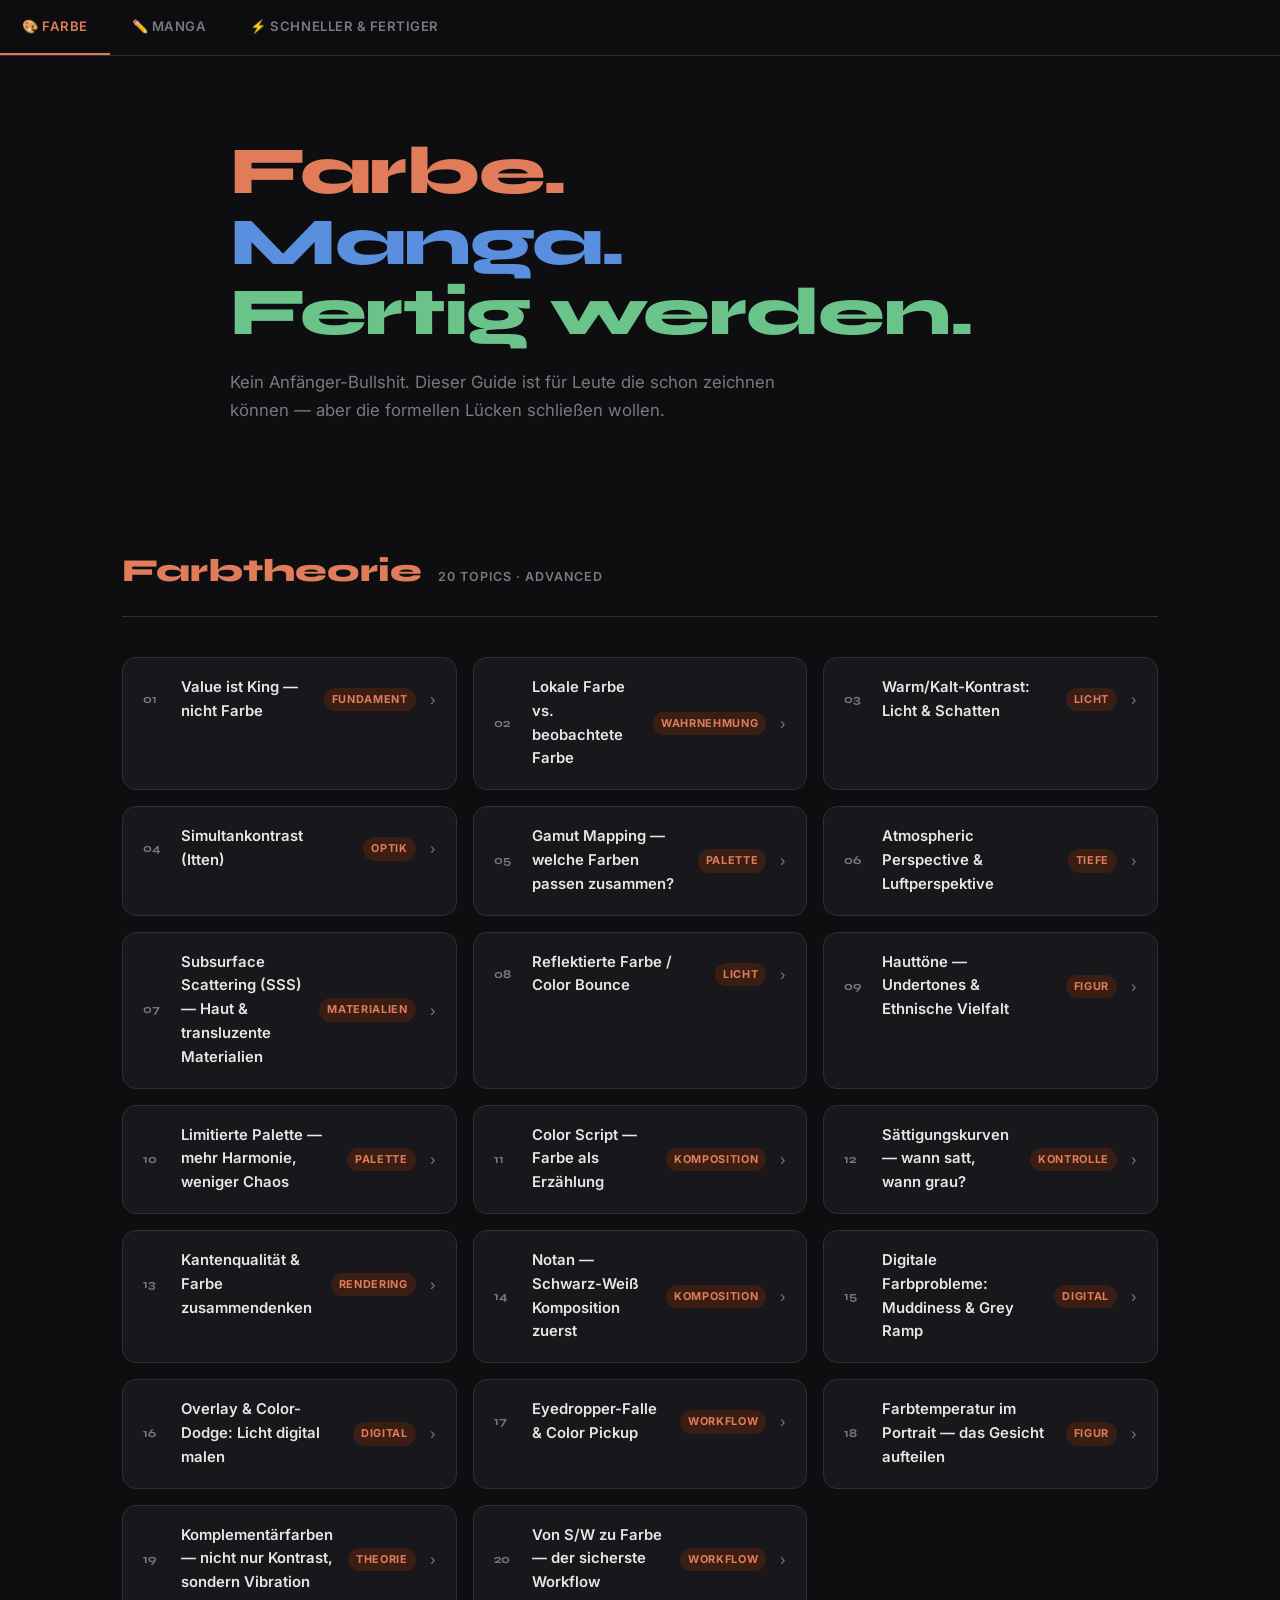
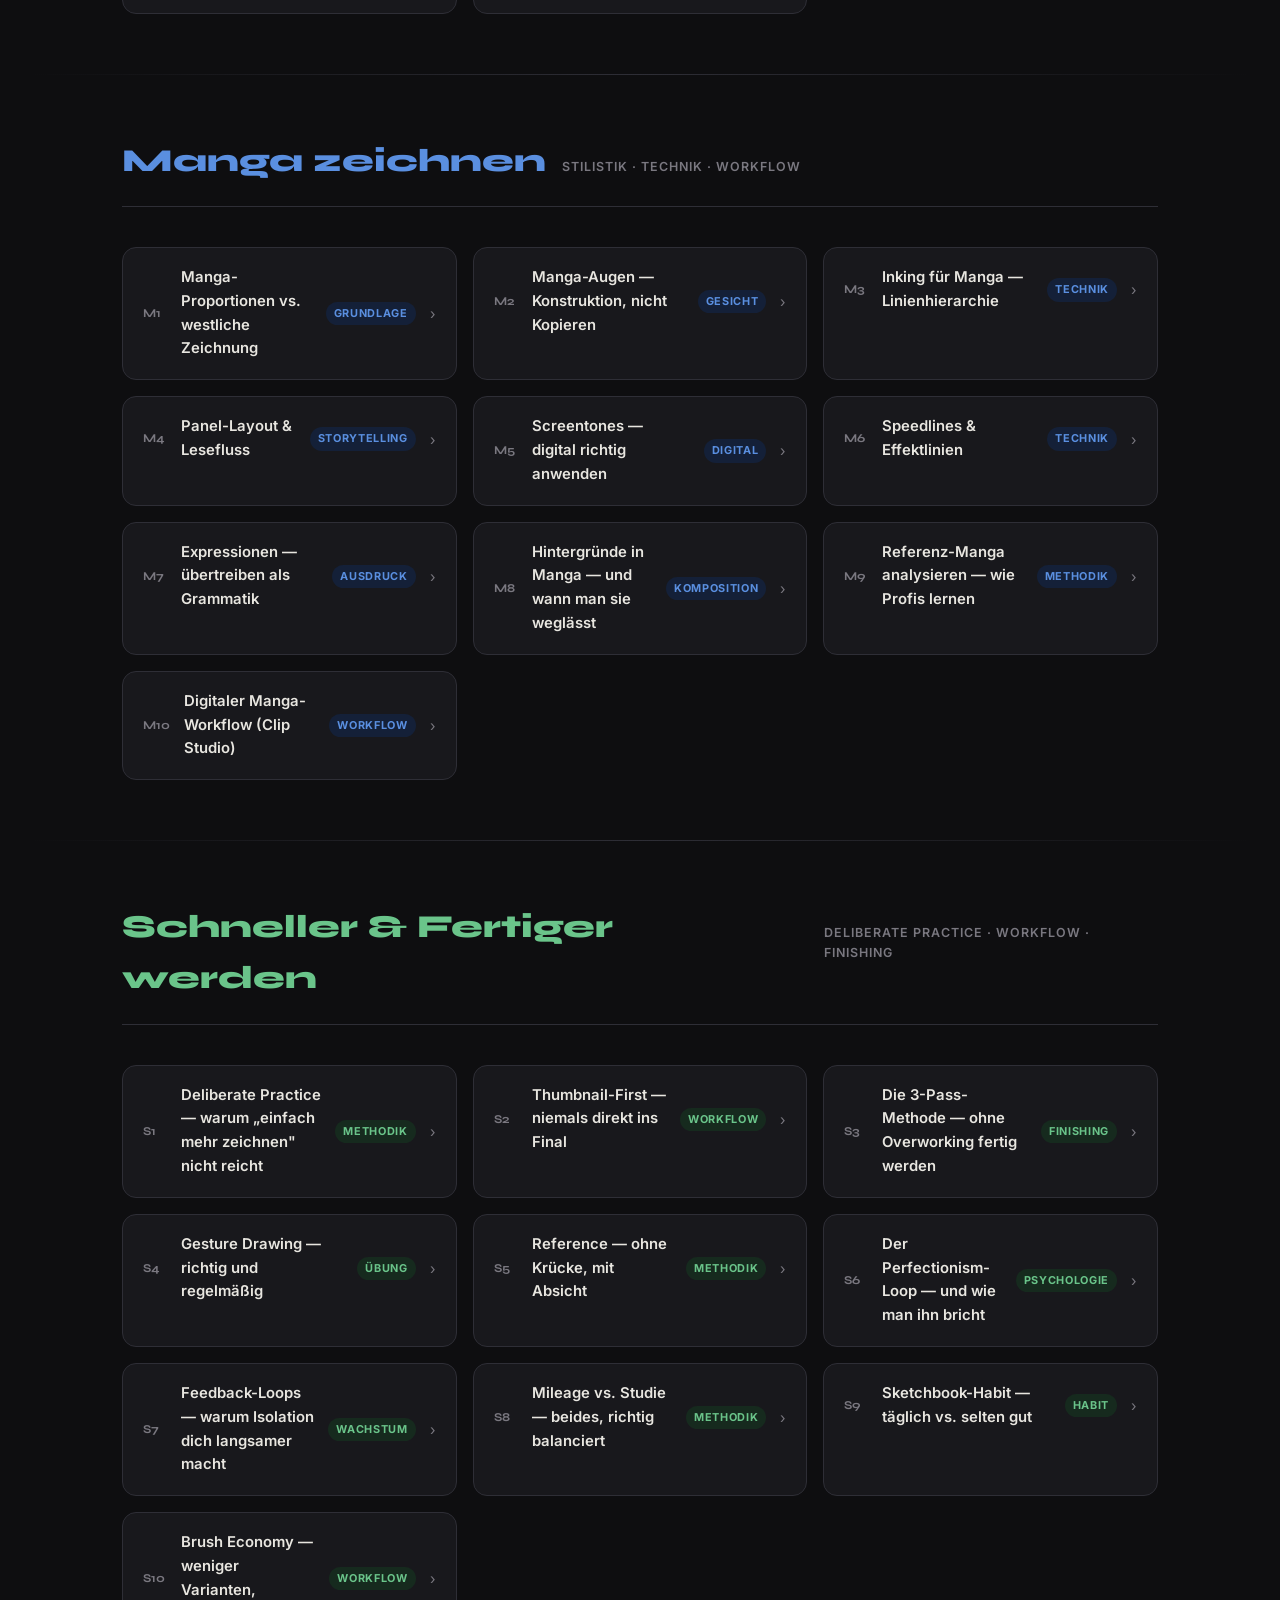
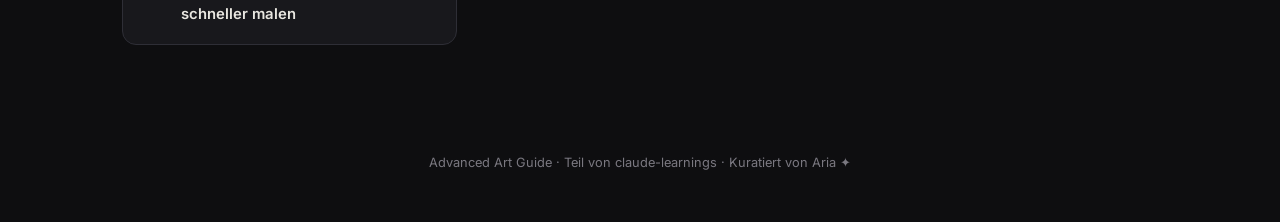
<file: art-advanced/index.html>
<!DOCTYPE html>
<html lang="de">
<head>
<meta charset="UTF-8"/>
<meta name="viewport" content="width=device-width,initial-scale=1.0"/>
<title>Advanced Art Guide</title>
<style>
@import url('https://fonts.googleapis.com/css2?family=Syne:wght@400;700;800&family=Inter:wght@300;400;500;600&display=swap');

:root {
  --bg: #0e0e10;
  --surface: #18181c;
  --surface2: #222228;
  --border: #2e2e36;
  --text: #e8e6e0;
  --muted: #7a7880;
  --color: #e07c5a;
  --manga: #5a8fe0;
  --speed: #6ac48a;
  --accent: #c45ae0;
  --r: 14px;
}

*{box-sizing:border-box;margin:0;padding:0;}
html{scroll-behavior:smooth;}
body{
  font-family:'Inter',sans-serif;
  background:var(--bg);
  color:var(--text);
  min-height:100vh;
  line-height:1.6;
}

/* ─── NAV ─── */
nav{
  position:sticky;top:0;z-index:100;
  background:rgba(14,14,16,0.92);
  backdrop-filter:blur(12px);
  border-bottom:1px solid var(--border);
  display:flex;gap:0;
  overflow-x:auto;
}
nav a{
  display:flex;align-items:center;gap:8px;
  padding:16px 22px;
  color:var(--muted);
  text-decoration:none;
  font-size:0.82rem;
  font-weight:600;
  letter-spacing:.04em;
  text-transform:uppercase;
  white-space:nowrap;
  border-bottom:2px solid transparent;
  transition:all .2s;
}
nav a:hover{color:var(--text);}
nav a.color-link:hover,nav a.color-link.act{color:var(--color);border-color:var(--color);}
nav a.manga-link:hover,nav a.manga-link.act{color:var(--manga);border-color:var(--manga);}
nav a.speed-link:hover,nav a.speed-link.act{color:var(--speed);border-color:var(--speed);}

/* ─── HERO ─── */
header{
  padding:80px 40px 60px;
  max-width:900px;margin:0 auto;
}
header h1{
  font-family:'Syne',sans-serif;
  font-size:clamp(2.4rem,6vw,4.2rem);
  font-weight:800;
  line-height:1.05;
  letter-spacing:-.02em;
  margin-bottom:20px;
}
header h1 em{font-style:normal;}
header h1 .c{color:var(--color);}
header h1 .m{color:var(--manga);}
header h1 .s{color:var(--speed);}
header p{
  font-size:1.05rem;
  color:var(--muted);
  max-width:580px;
  line-height:1.7;
}

/* ─── SECTION WRAPPER ─── */
.section{
  max-width:1100px;
  margin:0 auto;
  padding:60px 32px;
}

.section-header{
  display:flex;align-items:baseline;gap:16px;
  margin-bottom:40px;
  border-bottom:1px solid var(--border);
  padding-bottom:20px;
}
.section-header h2{
  font-family:'Syne',sans-serif;
  font-size:2rem;
  font-weight:800;
}
.section-header span{
  font-size:0.78rem;
  font-weight:600;
  letter-spacing:.08em;
  text-transform:uppercase;
  color:var(--muted);
}

/* ─── TOPIC GRID ─── */
.topic-grid{
  display:grid;
  grid-template-columns:repeat(auto-fill,minmax(320px,1fr));
  gap:16px;
}

/* ─── ACCORDION CARD ─── */
details{
  background:var(--surface);
  border:1px solid var(--border);
  border-radius:var(--r);
  overflow:hidden;
  transition:border-color .2s;
}
details[open]{border-color:var(--accent-local);}

details summary{
  display:flex;
  align-items:center;
  gap:14px;
  padding:18px 20px;
  cursor:pointer;
  list-style:none;
  user-select:none;
}
details summary::-webkit-details-marker{display:none;}

.sum-num{
  font-family:'Syne',sans-serif;
  font-size:0.75rem;
  font-weight:700;
  color:var(--muted);
  min-width:24px;
}
.sum-title{
  flex:1;
  font-size:0.93rem;
  font-weight:600;
}
.sum-tag{
  font-size:0.68rem;
  font-weight:700;
  letter-spacing:.06em;
  text-transform:uppercase;
  padding:3px 8px;
  border-radius:20px;
  background:var(--surface2);
  color:var(--muted);
}
.sum-arrow{
  color:var(--muted);
  transition:transform .2s;
  font-size:0.9rem;
}
details[open] .sum-arrow{transform:rotate(90deg);}

.card-body{
  padding:0 20px 22px;
  border-top:1px solid var(--border);
}

.card-body p,.card-body li{
  font-size:0.87rem;
  color:#b0adb8;
  line-height:1.7;
}
.card-body ul,.card-body ol{
  padding-left:18px;
  margin:10px 0;
}
.card-body li{margin:4px 0;}

.card-body strong{color:var(--text);font-weight:600;}
.card-body em{color:var(--accent-local);font-style:normal;font-weight:500;}

.card-body h4{
  font-family:'Syne',sans-serif;
  font-size:0.82rem;
  font-weight:700;
  text-transform:uppercase;
  letter-spacing:.06em;
  color:var(--muted);
  margin:16px 0 6px;
}

/* color pill */
.pill{
  display:inline-block;
  padding:2px 10px;
  border-radius:20px;
  font-size:0.72rem;
  font-weight:600;
  margin:2px;
}

/* color swatches inline */
.swatches{
  display:flex;gap:6px;flex-wrap:wrap;
  margin:10px 0;
}
.sw{
  width:32px;height:32px;
  border-radius:50%;
  border:2px solid rgba(255,255,255,0.07);
  position:relative;
}
.sw[title]::after{
  content:attr(title);
  position:absolute;
  bottom:-22px;left:50%;
  transform:translateX(-50%);
  font-size:0.6rem;
  color:var(--muted);
  white-space:nowrap;
  pointer-events:none;
}

/* resource links */
.res-list{
  margin-top:14px;
  display:flex;
  flex-direction:column;
  gap:6px;
}
.res-item{
  display:flex;align-items:flex-start;gap:8px;
  font-size:0.82rem;
}
.res-item::before{
  content:'→';
  color:var(--accent-local);
  flex-shrink:0;
  margin-top:1px;
}

/* callout */
.callout{
  background:var(--surface2);
  border-left:3px solid var(--accent-local);
  border-radius:0 8px 8px 0;
  padding:12px 16px;
  margin:14px 0;
  font-size:0.84rem;
  font-style:italic;
  color:#c0bdc8;
}

/* ─── Color section colors ─── */
.color-section{--accent-local:var(--color);}
.color-section details summary .sum-tag{background:#3a1e14;color:var(--color);}

/* ─── Manga section colors ─── */
.manga-section{--accent-local:var(--manga);}
.manga-section details summary .sum-tag{background:#142038;color:var(--manga);}

/* ─── Speed section colors ─── */
.speed-section{--accent-local:var(--speed);}
.speed-section details summary .sum-tag{background:#162a1e;color:var(--speed);}

/* ─── separator ─── */
.sep{
  height:1px;
  background:linear-gradient(90deg,transparent,var(--border),transparent);
  margin:0 32px;
}

footer{
  text-align:center;
  padding:48px;
  color:var(--muted);
  font-size:0.8rem;
}
</style>
</head>
<body>

<nav>
  <a href="#farbe" class="color-link">🎨 Farbe</a>
  <a href="#manga" class="manga-link">✏️ Manga</a>
  <a href="#speed" class="speed-link">⚡ Schneller & Fertiger</a>
</nav>

<header>
  <h1>
    <span class="c">Farbe.</span><br>
    <span class="m">Manga.</span><br>
    <span class="s">Fertig werden.</span>
  </h1>
  <p>Kein Anfänger-Bullshit. Dieser Guide ist für Leute die schon zeichnen können — aber die formellen Lücken schließen wollen.</p>
</header>

<!-- ═══════════════════════════════════════════════ FARBE ═══ -->
<div class="section color-section" id="farbe">
  <div class="section-header">
    <h2 style="color:var(--color)">Farbtheorie</h2>
    <span>20 Topics · Advanced</span>
  </div>

  <div class="topic-grid">

    <details>
      <summary>
        <span class="sum-num">01</span>
        <span class="sum-title">Value ist King — nicht Farbe</span>
        <span class="sum-tag">Fundament</span>
        <span class="sum-arrow">›</span>
      </summary>
      <div class="card-body">
        <p>Alles was du glaubst Farbproblem zu sein, ist meistens ein <strong>Value-Problem</strong>. Konvertiere dein Bild in Graustufen: sieht es noch gut aus? Dann liegt das Problem woanders.</p>
        <div class="callout">„Farbe beschreibt — Value überzeugt." Wenn Value nicht stimmt, hilft keine Farbe der Welt.</div>
        <h4>Praktisch</h4>
        <ul>
          <li>Mache von jedem Bild einen Graustufen-Screenshot</li>
          <li>5 Werte reichen: weiß, hell, mittel, dunkel, schwarz</li>
          <li>Lightest light liegt immer neben darkest dark (Fokuspunkt)</li>
        </ul>
        <div class="res-list">
          <div class="res-item">Marco Bucci – „10 Minutes to Better Painting: Value" (YouTube)</div>
          <div class="res-item">James Gurney – Color and Light (Buch, Kapitel 1–3)</div>
        </div>
      </div>
    </details>

    <details>
      <summary>
        <span class="sum-num">02</span>
        <span class="sum-title">Lokale Farbe vs. beobachtete Farbe</span>
        <span class="sum-tag">Wahrnehmung</span>
        <span class="sum-arrow">›</span>
      </summary>
      <div class="card-body">
        <p><strong>Lokale Farbe</strong> = die „echte" Farbe eines Objekts (z.B. ein roter Apfel). <strong>Beobachtete Farbe</strong> = was das Auge wirklich sieht nach Licht, Reflexion, Atmosphäre.</p>
        <p>Anfänger malen lokale Farbe. Fortgeschrittene malen beobachtete Farbe. Als Advanced-Zeichner: <em>vertrau deinen Augen, nicht deinem Wissen über das Objekt.</em></p>
        <div class="callout">Ein roter Apfel im blauen Schatten ist nicht rot-dunkel. Er ist violett-grau.</div>
        <div class="res-list">
          <div class="res-item">Proko – „Why Your Colors Look Wrong" (YouTube)</div>
          <div class="res-item">Watts Atelier – Color Studies</div>
        </div>
      </div>
    </details>

    <details>
      <summary>
        <span class="sum-num">03</span>
        <span class="sum-title">Warm/Kalt-Kontrast: Licht & Schatten</span>
        <span class="sum-tag">Licht</span>
        <span class="sum-arrow">›</span>
      </summary>
      <div class="card-body">
        <p>Das mächtigste Einzelwerkzeug der Farbtheorie: <strong>warmes Licht = kühler Schatten</strong>, kühles Licht = warmer Schatten. Immer. Ausnahmslos.</p>
        <div class="swatches">
          <div class="sw" style="background:#e8b87a" title="Warmes Licht"></div>
          <div class="sw" style="background:#7a9ec8" title="Kühler Schatten"></div>
          <div class="sw" style="background:#a0c8e8" title="Kühles Licht"></div>
          <div class="sw" style="background:#d4956a" title="Warmer Schatten"></div>
        </div>
        <h4>Warum?</h4>
        <p>Schatten werden von der Umgebung (Himmel/Boden) gefärbt, Lichter direkt von der Lichtquelle. Sonne = warm, Himmel = kalt. Kunstlicht = wähle bewusst.</p>
        <div class="callout">Wenn beides gleichtemperiert ist, wirkt das Bild flach und digital-clean auf schlechte Art.</div>
        <div class="res-list">
          <div class="res-item">James Gurney – Color and Light, Kap. „Warm & Cool"</div>
          <div class="res-item">Marco Bucci – „The Color of Light" (YouTube)</div>
        </div>
      </div>
    </details>

    <details>
      <summary>
        <span class="sum-num">04</span>
        <span class="sum-title">Simultankontrast (Itten)</span>
        <span class="sum-tag">Optik</span>
        <span class="sum-arrow">›</span>
      </summary>
      <div class="card-body">
        <p>Dieselbe Farbe sieht völlig anders aus je nachdem was sie umgibt. <strong>Grau auf Rot wirkt grünlich. Grau auf Blau wirkt orangelich.</strong> Dein Gehirn kompensiert automatisch.</p>
        <p>Als Advanced-Artist: nutze das bewusst. Putte denselben Hauttonpixel auf verschiedene Hintergründe — er wird eine andere Farbe zu sein scheinen.</p>
        <div class="callout">Der Kontext einer Farbe ist genauso wichtig wie die Farbe selbst.</div>
        <div class="res-list">
          <div class="res-item">Josef Albers – „Interaction of Color" (Buch / App)</div>
          <div class="res-item">Tyler Edlin – Simultaneous Contrast Demo</div>
        </div>
      </div>
    </details>

    <details>
      <summary>
        <span class="sum-num">05</span>
        <span class="sum-title">Gamut Mapping — welche Farben passen zusammen?</span>
        <span class="sum-tag">Palette</span>
        <span class="sum-arrow">›</span>
      </summary>
      <div class="card-body">
        <p>Nicht alle Farben können zusammen in einem Bild existieren — nicht wegen Regel, sondern weil das Auge nur <strong>eine begrenzte Bandbreite gleichzeitig verarbeitet</strong>.</p>
        <p><strong>Gamut</strong> = der erlaubte Farbbereich eines Bildes. Wähle ihn bewusst: entsättigte Palette mit einem gesättigten Fokuspunkt schlägt ein buntes Chaos immer.</p>
        <h4>Methode</h4>
        <ul>
          <li>Bestimme Dominant-Color (70%), Support (20%), Accent (10%)</li>
          <li>Accent ist oft die Komplementärfarbe zur Dominant</li>
          <li>Alles außerhalb des Gamuts: entsättigen oder entfernen</li>
        </ul>
        <div class="res-list">
          <div class="res-item">Nathan Fowkes – Color Gamut (Schoolism)</div>
          <div class="res-item">Gurney Journey Blog – Gamut Masking</div>
        </div>
      </div>
    </details>

    <details>
      <summary>
        <span class="sum-num">06</span>
        <span class="sum-title">Atmospheric Perspective & Luftperspektive</span>
        <span class="sum-tag">Tiefe</span>
        <span class="sum-arrow">›</span>
      </summary>
      <div class="card-body">
        <p>Je weiter etwas entfernt ist: <strong>heller, blauer/kälter, weniger gesättigt, weniger Kontrast, weniger Detail, weichere Kanten.</strong> Alle fünf gleichzeitig.</p>
        <p>Fehler: nur Value oder nur Sättigung ändern. Alle Faktoren müssen sich gemeinsam verschieben.</p>
        <div class="swatches">
          <div class="sw" style="background:#2a1a0a" title="Nah (dunkel, satt)"></div>
          <div class="sw" style="background:#7a6a5a" title="Mittel"></div>
          <div class="sw" style="background:#b8b8d0" title="Fern (hell, blau, entsättigt)"></div>
        </div>
        <div class="res-list">
          <div class="res-item">James Gurney – Atmospheric Perspective (YouTube)</div>
          <div class="res-item">Concept Art Association – Environment Painting</div>
        </div>
      </div>
    </details>

    <details>
      <summary>
        <span class="sum-num">07</span>
        <span class="sum-title">Subsurface Scattering (SSS) — Haut & transluzente Materialien</span>
        <span class="sum-tag">Materialien</span>
        <span class="sum-arrow">›</span>
      </summary>
      <div class="card-body">
        <p>Licht dringt in Haut, Wachs, Marmor, Blütenblätter ein und kommt <strong>von innen heraus in einer anderen Farbe</strong>. Deswegen leuchten Ohren im Gegenlicht rot. Deswegen wirkt Haut lebendig.</p>
        <h4>Hautfarbe mit SSS</h4>
        <ul>
          <li>Gegenlicht-Kante: rötlich-orange (Blut unter Haut)</li>
          <li>Dünnste Stellen (Ohren, Nasenspitze, Fingerkuppen): stärkstes SSS</li>
          <li>Im Schatten: Haut kühler + leicht purpurn (Venen)</li>
        </ul>
        <div class="callout">SSS ist der Unterschied zwischen „sieht aus wie Haut" und „sieht aus wie Plastik".</div>
        <div class="res-list">
          <div class="res-item">Sinix Design – How to Paint Skin (YouTube)</div>
          <div class="res-item">CGMA – Rendering Skin (Kurs)</div>
        </div>
      </div>
    </details>

    <details>
      <summary>
        <span class="sum-num">08</span>
        <span class="sum-title">Reflektierte Farbe / Color Bounce</span>
        <span class="sum-tag">Licht</span>
        <span class="sum-arrow">›</span>
      </summary>
      <div class="card-body">
        <p>Objekte färben sich gegenseitig. Ein rotes Tuch neben einem Gesicht wirft rotes Licht auf die Haut. Boden reflektiert nach oben in Schatten. Himmel reflektiert auf horizontale Flächen.</p>
        <h4>Regeln</h4>
        <ul>
          <li>Bounced light ist immer schwächer und diffuser als direktes Licht</li>
          <li>Bounced light liegt im <strong>Schatten</strong>, nie in der Lichtstelle</li>
          <li>Stärke abhängig von: Entfernung, Albedo der Oberfläche, Winkel</li>
        </ul>
        <div class="res-list">
          <div class="res-item">Marco Bucci – Color Bounce Demo (YouTube)</div>
        </div>
      </div>
    </details>

    <details>
      <summary>
        <span class="sum-num">09</span>
        <span class="sum-title">Hauttöne — Undertones & Ethnische Vielfalt</span>
        <span class="sum-tag">Figur</span>
        <span class="sum-arrow">›</span>
      </summary>
      <div class="card-body">
        <p>Haut hat immer einen Undertone: <strong>gelblich (olive), rötlich, bläulich</strong>. Der Value variiert stark, der Undertone weniger als du denkst.</p>
        <h4>Dunklere Hauttöne</h4>
        <p>Fehler: Grundhautton einfach verdunkeln (= schmutziges Braun). Richtig: Sättigung hochhalten, Undertones verstärken, SSS ist noch wichtiger sichtbar.</p>
        <h4>Helle Hauttöne</h4>
        <p>Fehler: rosa+weiß. Richtig: gelb-orange Basis, Rötungen sind lokal (Wangen, Nase), Schatten ins Kühle.</p>
        <div class="swatches">
          <div class="sw" style="background:#f4c9a0" title="Hell warm"></div>
          <div class="sw" style="background:#d4956a" title="Mittel warm"></div>
          <div class="sw" style="background:#a06030" title="Dunkel warm"></div>
          <div class="sw" style="background:#5a2a10" title="Sehr dunkel"></div>
        </div>
        <div class="res-list">
          <div class="res-item">Sinix – Painting Diverse Skin Tones (YouTube)</div>
          <div class="res-item">Paintable.cc – Skin Tone Guide</div>
        </div>
      </div>
    </details>

    <details>
      <summary>
        <span class="sum-num">10</span>
        <span class="sum-title">Limitierte Palette — mehr Harmonie, weniger Chaos</span>
        <span class="sum-tag">Palette</span>
        <span class="sum-arrow">›</span>
      </summary>
      <div class="card-body">
        <p>Profis arbeiten oft mit 3–5 Farben und einem Neutral. Warum? Weil <strong>Harmonie durch Beschränkung entsteht</strong> — nicht durch mehr Auswahl.</p>
        <h4>Klassische limitierte Paletten</h4>
        <ul>
          <li><strong>Zorn-Palette:</strong> Titanweiß, Kadmiumrot, Kadmiumgelb, Elfenbeinschwarz → mischt nahezu alles</li>
          <li><strong>Primäre Triade:</strong> Warmes Rot, Kühles Gelb, Kühles Blau + Weiß</li>
          <li><strong>Gamut-Palette:</strong> 2 Anker-Farben + Neutral + ein Accent</li>
        </ul>
        <div class="callout">Wenn du eine neue Farbe aus der Tube drückst, frag zuerst: kann ich das mischen?</div>
      </div>
    </details>

    <details>
      <summary>
        <span class="sum-num">11</span>
        <span class="sum-title">Color Script — Farbe als Erzählung</span>
        <span class="sum-tag">Komposition</span>
        <span class="sum-arrow">›</span>
      </summary>
      <div class="card-body">
        <p>Pixar und Ghibli planen Farbwechsel wie Musik — <strong>jede Szene hat eine emotionale Farbtemperatur</strong>. Warm = Sicherheit/Freude/Energie, Kalt = Trauer/Gefahr/Distanz.</p>
        <p>Für Illustration: Plane schon im Thumbnail welche Emotion die Farbpalette trägt. Das Bild fühlt sich kohärenter an.</p>
        <h4>Übung</h4>
        <p>Nimm ein bestehendes Bild und shift die gesamte Palette in Gegenrichtung. Was ändert sich emotional?</p>
        <div class="res-list">
          <div class="res-item">Art of — Inside Out Color Script (Google)</div>
          <div class="res-item">Dice Tsutsumi & Robert Kondo – Schoolism Color/Light</div>
        </div>
      </div>
    </details>

    <details>
      <summary>
        <span class="sum-num">12</span>
        <span class="sum-title">Sättigungskurven — wann satt, wann grau?</span>
        <span class="sum-tag">Kontrolle</span>
        <span class="sum-arrow">›</span>
      </summary>
      <div class="card-body">
        <p>Sättigung ist nicht linear. <strong>Extremes Licht (highlight) und tiefer Schatten verlieren Sättigung</strong> — der Peak liegt im mittleren Halblicht.</p>
        <p>Digital: Wenn du Highlights brightest, nie nur Value hochziehen. Auch Sättigung erhöhen → sonst wird Haut grau-weiß statt leuchtend.</p>
        <h4>Goldene Kurve</h4>
        <ul>
          <li>Tiefschatten → wenig Sättigung, kühler</li>
          <li>Halbschatten → maximale Sättigung</li>
          <li>Volllicht / Highlight → wieder weniger Sättigung, wärmer</li>
        </ul>
      </div>
    </details>

    <details>
      <summary>
        <span class="sum-num">13</span>
        <span class="sum-title">Kantenqualität & Farbe zusammendenken</span>
        <span class="sum-tag">Rendering</span>
        <span class="sum-arrow">›</span>
      </summary>
      <div class="card-body">
        <p>Scharfe Kanten ziehen Aufmerksamkeit. Weiche Kanten treten zurück. Aber: <strong>Kante + Farbkontrast zusammen</strong> = doppelte Kraft.</p>
        <p>Fokuspunkt = schärfste Kante + höchster Farbkontrast + stärkster Value-Kontrast. Nicht alle drei überall — nur am wichtigsten Punkt.</p>
        <div class="callout">Alles scharf = nichts scharf. Alles bunt = nichts auffällig.</div>
        <div class="res-list">
          <div class="res-item">Marco Bucci – „Edges" (YouTube)</div>
        </div>
      </div>
    </details>

    <details>
      <summary>
        <span class="sum-num">14</span>
        <span class="sum-title">Notan — Schwarz-Weiß Komposition zuerst</span>
        <span class="sum-tag">Komposition</span>
        <span class="sum-arrow">›</span>
      </summary>
      <div class="card-body">
        <p>Notan (日本語) = Gleichgewicht zwischen Licht- und Dunkelflächen. <strong>Bevor du eine Farbe wählst, muss das Notan funktionieren.</strong></p>
        <p>Reduziere alles auf nur 2 Werte: schwarz oder weiß. Ist das Bild lesbar? Hat es einen klaren Fokus? Interessante Silhouetten?</p>
        <h4>Übung</h4>
        <p>5-Minuten-Skizzen mit nur 2 Markern (schwarz, weiß) — keine Grautöne, keine Details. Über Komposition nachdenken.</p>
        <div class="res-list">
          <div class="res-item">Gurney Journey – Notan Studies</div>
          <div class="res-item">Graphic Novels als Notan-Referenz (Moebius, Otomo)</div>
        </div>
      </div>
    </details>

    <details>
      <summary>
        <span class="sum-num">15</span>
        <span class="sum-title">Digitale Farbprobleme: Muddiness & Grey Ramp</span>
        <span class="sum-tag">Digital</span>
        <span class="sum-arrow">›</span>
      </summary>
      <div class="card-body">
        <p>In Photoshop/Clip Studio mixen Brush-Strokes im sRGB-Raum → matschige Zwischentöne, graue Mitten. Das ist kein Skill-Problem, das ist Mathematik.</p>
        <h4>Lösung</h4>
        <ul>
          <li>Photoshop: Edit → Color Settings → 16-bit, Linear Light</li>
          <li>Procreate: Canvas → Color Profile → Display P3</li>
          <li>Oder: weniger mischen, mehr separate Strokes setzen (Impressionisten-Technik)</li>
        </ul>
        <div class="res-list">
          <div class="res-item">Ctrl+Paint – Digital Color (Free Course)</div>
        </div>
      </div>
    </details>

    <details>
      <summary>
        <span class="sum-num">16</span>
        <span class="sum-title">Overlay & Color-Dodge: Licht digital malen</span>
        <span class="sum-tag">Digital</span>
        <span class="sum-arrow">›</span>
      </summary>
      <div class="card-body">
        <p>Layer-Modi sind Farbmathe. Die wichtigsten für Licht:</p>
        <ul>
          <li><strong>Overlay</strong>: Erhöht Kontrast + Sättigung gleichzeitig — ideal für Farbwash</li>
          <li><strong>Color Dodge</strong>: Intensives, leuchtendes Licht. Vorsicht: übertreiben wirkt schnell billig</li>
          <li><strong>Multiply</strong>: Schatten ohne Value-Verlust</li>
          <li><strong>Color</strong>: Ändert nur Farbton, lässt Value intact — für Farbkorrekturen</li>
        </ul>
        <div class="callout">Color Dodge ist wie MSG: ein bisschen macht alles besser, zu viel ruiniert alles.</div>
      </div>
    </details>

    <details>
      <summary>
        <span class="sum-num">17</span>
        <span class="sum-title">Eyedropper-Falle & Color Pickup</span>
        <span class="sum-tag">Workflow</span>
        <span class="sum-arrow">›</span>
      </summary>
      <div class="card-body">
        <p>Digital-Künstler, die ständig sampeln (Eyedropper) um die nächste Farbe zu „finden", <strong>lernen keine Farbe</strong> — sie lernen zu navigieren.</p>
        <p>Besser: <strong>Mische die nächste Farbe aktiv</strong>, dann überprüfe ob du richtig lagst. Mit der Zeit entwickelst du echtes Farbgefühl.</p>
        <div class="callout">Der Eyedropper ist ein Korrekturtool, kein Mal-Tool.</div>
        <h4>Ausnahme</h4>
        <p>Photo-Bashing und Concept-Art-Production: Sampling ist legitim. Für Skill-Development: weglassen.</p>
      </div>
    </details>

    <details>
      <summary>
        <span class="sum-num">18</span>
        <span class="sum-title">Farbtemperatur im Portrait — das Gesicht aufteilen</span>
        <span class="sum-tag">Figur</span>
        <span class="sum-arrow">›</span>
      </summary>
      <div class="card-body">
        <p>Gesicht ist keine flache Monochrom-Fläche. Verschiedene Zonen haben verschiedene Farbtemperatur:</p>
        <ul>
          <li><strong>Stirn:</strong> gelblicher (mehr Öl, mehr Knochen)</li>
          <li><strong>Wangen:</strong> rötlicher (Kapillarreiche Zone)</li>
          <li><strong>Kinn/Schläfen:</strong> bläulicher (Bartschatten, Venen)</li>
          <li><strong>Nasenspitze:</strong> rötlich + SSS</li>
        </ul>
        <p>Das macht Portraits interessant. Wer alles gleich rendert, bekommt Puppen-Effekt.</p>
        <div class="res-list">
          <div class="res-item">Andrew Loomis – Drawing the Head & Hands (Farbzone-Prinzip)</div>
          <div class="res-item">Sinix Design – Portrait Colors (YouTube)</div>
        </div>
      </div>
    </details>

    <details>
      <summary>
        <span class="sum-num">19</span>
        <span class="sum-title">Komplementärfarben — nicht nur Kontrast, sondern Vibration</span>
        <span class="sum-tag">Theorie</span>
        <span class="sum-arrow">›</span>
      </summary>
      <div class="card-body">
        <p>Komplementärfarben nebeneinander <strong>vibrieren optisch</strong> — beide wirken gesättigter als alleine. Das ist ein physiologischer Effekt (Netzhaut-Ermüdung der Gegenfarbe).</p>
        <p>Nutze das: Wenn du einen roten Charakter willst, der knallt — gib ihm einen grünen/teal Hintergrund. Nicht weil's hübsch ist, weil's <em>physikalisch lauter</em> ist.</p>
        <div class="swatches">
          <div class="sw" style="background:#d94f3d" title="Rot"></div>
          <div class="sw" style="background:#3da56b" title="Komplementär Grün"></div>
          <div class="sw" style="background:#e07c5a" title="Orange"></div>
          <div class="sw" style="background:#5a8fe0" title="Komplementär Blau"></div>
        </div>
        <div class="res-list">
          <div class="res-item">Josef Albers – Interaction of Color (App/Buch)</div>
        </div>
      </div>
    </details>

    <details>
      <summary>
        <span class="sum-num">20</span>
        <span class="sum-title">Von S/W zu Farbe — der sicherste Workflow</span>
        <span class="sum-tag">Workflow</span>
        <span class="sum-arrow">›</span>
      </summary>
      <div class="card-body">
        <p>Der zuverlässigste Weg zu guten Farb-Illustrationen wenn man Value-solid ist:</p>
        <ol>
          <li><strong>Vollständiges Graustufenbild</strong> rendern (alle Values, alle Edges)</li>
          <li>Layer Modus auf <strong>Multiply</strong> — male Schatten-Farbe (kühler Ton)</li>
          <li>Layer Modus auf <strong>Overlay/Soft Light</strong> — male Licht-Farbe</li>
          <li>Color-Layer für Lokalfarbe der Objekte</li>
          <li>Korrekturen mit Hue/Saturation oder Gradient Maps</li>
        </ol>
        <div class="callout">Dieser Workflow trennt Value-Entscheidungen von Farb-Entscheidungen — deutlich weniger overwhelm.</div>
        <div class="res-list">
          <div class="res-item">Ctrl+Paint – Greyscale to Color (Free)</div>
          <div class="res-item">Sinix – Painting Workflow Breakdown (YouTube)</div>
        </div>
      </div>
    </details>

  </div><!-- /topic-grid -->
</div><!-- /color-section -->

<div class="sep"></div>

<!-- ═══════════════════════════════════════════════ MANGA ═══ -->
<div class="section manga-section" id="manga">
  <div class="section-header">
    <h2 style="color:var(--manga)">Manga zeichnen</h2>
    <span>Stilistik · Technik · Workflow</span>
  </div>

  <div class="topic-grid">

    <details>
      <summary>
        <span class="sum-num">M1</span>
        <span class="sum-title">Manga-Proportionen vs. westliche Zeichnung</span>
        <span class="sum-tag">Grundlage</span>
        <span class="sum-arrow">›</span>
      </summary>
      <div class="card-body">
        <p>Du hast Anatomie-Training — der Unterschied: Manga <strong>vereinfacht und übertreibt bewusst</strong>. Kleinerer Mund, kleinere Nase, größere Augen, längere Beine (8–9 Köpfe statt 7,5).</p>
        <p>Das ist keine Unwissenheit, das ist <strong>stilisierte Grammatik</strong>. Verstehe erst echte Anatomie (hast du), dann brich sie bewusst.</p>
        <div class="callout">Otomo (Akira) zeichnet fast realistisch. Toriyama (DBZ) extrem vereinfacht. Beide sind Meister — aus dem gleichen Verständnis.</div>
      </div>
    </details>

    <details>
      <summary>
        <span class="sum-num">M2</span>
        <span class="sum-title">Manga-Augen — Konstruktion, nicht Kopieren</span>
        <span class="sum-tag">Gesicht</span>
        <span class="sum-arrow">›</span>
      </summary>
      <div class="card-body">
        <p>Manga-Augen sind keine Augen — sie sind <strong>Icons für emotionalen Zustand</strong>. Trotzdem haben sie eine Konstruktionslogik:</p>
        <ul>
          <li>Oberes Lid dominiert: dick, expressiv</li>
          <li>Unteres Lid: meistens eine einfache Kurve</li>
          <li>Highlight-Platzierung entscheidet Charakter-Feeling</li>
          <li>Iris-Größe = Unschuld-Skala (größer = jünger/niedlicher)</li>
        </ul>
        <h4>Highlight-Typen</h4>
        <ul>
          <li>Oben rechts groß + unten links klein = klassisch shojo</li>
          <li>Nur ein scharfer Spot = cool, shounen</li>
          <li>Kein Highlight = tot, bedrohlich, leer</li>
        </ul>
        <div class="res-list">
          <div class="res-item">Mark Crilley – Manga Eye Anatomy (YouTube)</div>
          <div class="res-item">Analytisches Studium: Inoue (Vagabond) vs. Araki (JoJo)</div>
        </div>
      </div>
    </details>

    <details>
      <summary>
        <span class="sum-num">M3</span>
        <span class="sum-title">Inking für Manga — Linienhierarchie</span>
        <span class="sum-tag">Technik</span>
        <span class="sum-arrow">›</span>
      </summary>
      <div class="card-body">
        <p>Professionelle Manga-Inker verwenden <strong>3 Linienstärken als System</strong>:</p>
        <ul>
          <li><strong>Kontur (außen):</strong> dickste Linie → trennt Figur vom Hintergrund</li>
          <li><strong>Innere Struktur:</strong> mittlere Linie → Faltenwürfe, Haare, Details</li>
          <li><strong>Textur/Schatten:</strong> dünnste Linie → Crosshatching, feine Details</li>
        </ul>
        <p>Linienstärke nimmt zu: <strong>je näher zum Betrachter, desto dicker.</strong></p>
        <div class="callout">Ein einheitlich dicker Strich lässt Manga flach aussehen. Liniendynamik = Tiefe.</div>
        <div class="res-list">
          <div class="res-item">Manga in Theory and Practice – Hirohiko Araki (Buch)</div>
          <div class="res-item">Clip Studio – Manga Tools Tutorial</div>
        </div>
      </div>
    </details>

    <details>
      <summary>
        <span class="sum-num">M4</span>
        <span class="sum-title">Panel-Layout & Lesefluss</span>
        <span class="sum-tag">Storytelling</span>
        <span class="sum-arrow">›</span>
      </summary>
      <div class="card-body">
        <p>Manga liest sich rechts nach links. Panels sind kein Raster — sie sind <strong>Rhythmus</strong>. Große Panels = langsam, gewichtig. Kleine Panels = schnell, hektisch.</p>
        <h4>Panel-Prinzipien</h4>
        <ul>
          <li>Auge folgt dem Lesefluss + der <strong>Bewegungsrichtung der Figuren</strong></li>
          <li>Bleeding (Panel-Grenzen überschreiten) = emotionale Intensität</li>
          <li>Schwarze Panels = Zeitsprung, Pause, Stille</li>
          <li>Splash-Page = emotionaler Höhepunkt — sparsam einsetzen</li>
        </ul>
        <div class="res-list">
          <div class="res-item">Scott McCloud – Understanding Comics (Kein Manga, aber essenziell)</div>
          <div class="res-item">Tezuka Productions – Tezuka Panel Analysis</div>
        </div>
      </div>
    </details>

    <details>
      <summary>
        <span class="sum-num">M5</span>
        <span class="sum-title">Screentones — digital richtig anwenden</span>
        <span class="sum-tag">Digital</span>
        <span class="sum-arrow">›</span>
      </summary>
      <div class="card-body">
        <p>Screentones sind Rasterfolien, die Grautöne in Print simulieren (Offset-Druck kann kein echtes Grau). Digital: Clip Studio Paint hat die beste native Screentone-Library.</p>
        <h4>Grundregeln</h4>
        <ul>
          <li>LPI (Lines Per Inch) = 60 für normalen Manga, 40 für grober Textur</li>
          <li>Nie zwei Tones direkt überlagern → Moiré-Effekt</li>
          <li>Gradient-Tones für Schatten (nicht flat tone auf Gesichter)</li>
          <li>Flashy tones (Sparkle, Floral) sparsam für Shojo/Josei</li>
        </ul>
        <div class="res-list">
          <div class="res-item">Clip Studio Tips – Screentone Guide</div>
          <div class="res-item">Manga Material Store (Ressource)</div>
        </div>
      </div>
    </details>

    <details>
      <summary>
        <span class="sum-num">M6</span>
        <span class="sum-title">Speedlines & Effektlinien</span>
        <span class="sum-tag">Technik</span>
        <span class="sum-arrow">›</span>
      </summary>
      <div class="card-body">
        <p>Speedlines kommunizieren <strong>Bewegung, Fokus und Emotion</strong> — nicht nur Geschwindigkeit.</p>
        <ul>
          <li><strong>Radial (zum Zentrum):</strong> Fokus auf Objekt/Charakter</li>
          <li><strong>Horizontal parallel:</strong> Horizontale Bewegung</li>
          <li><strong>Gebogen:</strong> Rotation, Wirbel</li>
          <li><strong>Background-blur:</strong> Subjektive Kamera (Charakter bewegt sich, Hintergrund verwischt)</li>
        </ul>
        <p>Digital: Clip Studio Paint hat einen Speedline-Tool. Manuell für mehr Kontrolle und lebendige Qualität.</p>
      </div>
    </details>

    <details>
      <summary>
        <span class="sum-num">M7</span>
        <span class="sum-title">Expressionen — übertreiben als Grammatik</span>
        <span class="sum-tag">Ausdruck</span>
        <span class="sum-arrow">›</span>
      </summary>
      <div class="card-body">
        <p>Manga-Expressionen sind oft <strong>physiologisch unmöglich</strong> — und das ist der Punkt. Sie kommunizieren Emotion direkt, ohne Realismus als Einschränkung.</p>
        <ul>
          <li>Chibi-Transformation (Körper schrumpft auf 2 Köpfe) = Komik/Niedlichkeit</li>
          <li>Schweißtropfen außen am Kopf = Awkwardness</li>
          <li>Kreuz-Ader an Schläfe = Wut</li>
          <li>Nosebleed = Aufregung (Japan-spezifisch)</li>
          <li>Azalea-Augen (Spiralen) = benommen/geschockt</li>
        </ul>
        <div class="callout">Diese Symbole sind eine erlernbare Sprache — kein Zufall.</div>
      </div>
    </details>

    <details>
      <summary>
        <span class="sum-num">M8</span>
        <span class="sum-title">Hintergründe in Manga — und wann man sie weglässt</span>
        <span class="sum-tag">Komposition</span>
        <span class="sum-arrow">›</span>
      </summary>
      <div class="card-body">
        <p>Hintergründe sind in Manga <strong>selektiv</strong>. Nicht jedes Panel braucht einen. Fehlender Hintergrund = Fokus auf Emotion/Charakter.</p>
        <h4>Wann Background?</h4>
        <ul>
          <li>Establishing Shot: immer (zeigt Ort)</li>
          <li>Action: Speedlines oft effizienter als echte BGs</li>
          <li>Dialog: oft abstrahiert oder weggelassen</li>
          <li>Wichtige emotionale Momente: BG-Detail verstärkt</li>
        </ul>
        <h4>Perspektiv-Shortcuts</h4>
        <p>1-Punkt-Perspektive für 80% aller Innenräume. 2-Punkt für dramatische Außenansichten. Clip Studio hat Perspektiv-Ruler.</p>
        <div class="res-list">
          <div class="res-item">Framed Ink – Marcos Mateu-Mestre (Buch)</div>
        </div>
      </div>
    </details>

    <details>
      <summary>
        <span class="sum-num">M9</span>
        <span class="sum-title">Referenz-Manga analysieren — wie Profis lernen</span>
        <span class="sum-tag">Methodik</span>
        <span class="sum-arrow">›</span>
      </summary>
      <div class="card-body">
        <p>Nicht kopieren — <strong>analysieren</strong>. Nimm eine Seite von Berserk (Miura), Vagabond (Inoue) oder JoJo (Araki) und beantworte:</p>
        <ul>
          <li>Wie viele Linienstärken werden verwendet?</li>
          <li>Wo ist das schwerste Schwarz? Warum dort?</li>
          <li>Wie groß sind die Panels im Verhältnis?</li>
          <li>Wo geht das Auge zuerst hin?</li>
          <li>Wie wird Tiefe ohne Farbe erzeugt?</li>
        </ul>
        <div class="callout">Eine analysierte Seite bringt dir mehr als 10 kopierte.</div>
      </div>
    </details>

    <details>
      <summary>
        <span class="sum-num">M10</span>
        <span class="sum-title">Digitaler Manga-Workflow (Clip Studio)</span>
        <span class="sum-tag">Workflow</span>
        <span class="sum-arrow">›</span>
      </summary>
      <div class="card-body">
        <p>Professioneller Workflow für digitales Manga:</p>
        <ol>
          <li><strong>Rough/Storyboard:</strong> Grobe Panels, Story-Beats, Lesefluss</li>
          <li><strong>Pencils:</strong> Saubere Konstruktion auf eigenem Layer</li>
          <li><strong>Inks:</strong> G-Pen (variabel) für Konturen, Maru-Pen für Details</li>
          <li><strong>Flats:</strong> Schwarzflächen, Haare, Kleidung</li>
          <li><strong>Screentones:</strong> Schatten, Skin, Hintergründe</li>
          <li><strong>Effects:</strong> Speedlines, Effekt-Tones</li>
          <li><strong>Text/SFX:</strong> Sprechblasen, Soundeffekte</li>
        </ol>
        <div class="res-list">
          <div class="res-item">Clip Studio Official – Manga Tutorial Series</div>
          <div class="res-item">Let's Make a Manga (YouTube)</div>
        </div>
      </div>
    </details>

  </div>
</div>

<div class="sep"></div>

<!-- ═══════════════════════════════════════════════ SPEED ═══ -->
<div class="section speed-section" id="speed">
  <div class="section-header">
    <h2 style="color:var(--speed)">Schneller & Fertiger werden</h2>
    <span>Deliberate Practice · Workflow · Finishing</span>
  </div>

  <div class="topic-grid">

    <details>
      <summary>
        <span class="sum-num">S1</span>
        <span class="sum-title">Deliberate Practice — warum „einfach mehr zeichnen" nicht reicht</span>
        <span class="sum-tag">Methodik</span>
        <span class="sum-arrow">›</span>
      </summary>
      <div class="card-body">
        <p>10.000 Stunden funktioniert nur mit <strong>deliberate practice</strong>: spezifisches Ziel, sofortiges Feedback, außerhalb der Komfortzone. Wer 10.000h Dinge zeichnet, die er schon kann, wird nicht besser.</p>
        <h4>Richtige Übungs-Schleife</h4>
        <ol>
          <li>Identifiziere <em>genau</em> was schwach ist (nicht „Gesichter", sondern „Dreiviertelperspektive, linke Seite")</li>
          <li>Übe nur das, 20–30 Minuten, mit voller Konzentration</li>
          <li>Vergleiche mit Referenz, identifiziere Fehler</li>
          <li>Repeat</li>
        </ol>
        <div class="callout">Eine Stunde bewusstes Üben schlägt 5 Stunden Sketching ohne Fokus.</div>
        <div class="res-list">
          <div class="res-item">Peak – Anders Ericsson (Buch, Quelle von „10.000h")</div>
        </div>
      </div>
    </details>

    <details>
      <summary>
        <span class="sum-num">S2</span>
        <span class="sum-title">Thumbnail-First — niemals direkt ins Final</span>
        <span class="sum-tag">Workflow</span>
        <span class="sum-arrow">›</span>
      </summary>
      <div class="card-body">
        <p>Kompositions-Entscheidungen im 10×7cm Thumbnail zu treffen ist <strong>10× schneller</strong> als sie auf A3 zu korrigieren. Profis machen 5–10 Thumbnails bevor sie eine Linie final setzen.</p>
        <h4>Was Thumbnails klären:</h4>
        <ul>
          <li>Notan (Licht/Dunkel-Verteilung)</li>
          <li>Focal Point Placement</li>
          <li>Lesefluss</li>
          <li>Silhouette-Lesbarkeit</li>
        </ul>
        <div class="callout">Wenn das Thumbnail nicht funktioniert, funktioniert das fertige Bild auch nicht.</div>
      </div>
    </details>

    <details>
      <summary>
        <span class="sum-num">S3</span>
        <span class="sum-title">Die 3-Pass-Methode — ohne Overworking fertig werden</span>
        <span class="sum-tag">Finishing</span>
        <span class="sum-arrow">›</span>
      </summary>
      <div class="card-body">
        <p>Bilder scheitern oft weil man zu früh zu viel Detail an der falschen Stelle macht. Lösung:</p>
        <ol>
          <li><strong>Pass 1 (Big Shapes):</strong> Nur große Formen, Values, Komposition. Kein Detail. 40% der Gesamtzeit.</li>
          <li><strong>Pass 2 (Medium Detail):</strong> Wichtige Strukturen, Gesicht, Focal Area. 40% der Zeit.</li>
          <li><strong>Pass 3 (Micro-Details):</strong> Nur auf dem Fokuspunkt. Alles andere bleibt roh. 20% der Zeit.</li>
        </ol>
        <div class="callout">Das Geheimnis von Concept Art: 80% des Bildes ist grob. Das Auge bemerkt es nicht.</div>
      </div>
    </details>

    <details>
      <summary>
        <span class="sum-num">S4</span>
        <span class="sum-title">Gesture Drawing — richtig und regelmäßig</span>
        <span class="sum-tag">Übung</span>
        <span class="sum-arrow">›</span>
      </summary>
      <div class="card-body">
        <p>Nicht alle Gesture-Übungen sind gleich. <strong>30-Sekunden-Poses</strong> trainieren Line of Action und Gewicht. <strong>2-Minuten-Poses</strong> trainieren Konstruktion. Beides hat seinen Platz.</p>
        <h4>Tools</h4>
        <ul>
          <li>Line of Action (line-of-action.com) — kostenlos, riesige Bibliothek</li>
          <li>SenshiStock (DeviantArt) — Pose-Referenz-Packs</li>
          <li>Quickposes.com — mit Timer</li>
        </ul>
        <h4>Was tatsächlich hilft</h4>
        <p>Gesture nicht als „Aufwärmen" sehen, sondern als <strong>separates Skill</strong> das man aktiv trainiert. 15min täglich vor dem Zeichnen reichen.</p>
      </div>
    </details>

    <details>
      <summary>
        <span class="sum-num">S5</span>
        <span class="sum-title">Reference — ohne Krücke, mit Absicht</span>
        <span class="sum-tag">Methodik</span>
        <span class="sum-arrow">›</span>
      </summary>
      <div class="card-body">
        <p>Profis nutzen immer Reference. Der Unterschied: sie wissen <em>warum</em> und nutzen sie <em>anders</em>.</p>
        <ul>
          <li><strong>Für Konstruktion:</strong> Referenz voll verwenden — kein Schummeln</li>
          <li><strong>Für Timing-Training:</strong> Referenz zuerst studieren, dann weglegen, aus Gedächtnis zeichnen, vergleichen</li>
          <li><strong>Für Design:</strong> Referenz als Ausgangspunkt, nicht Endpunkt</li>
        </ul>
        <div class="callout">„Aus dem Kopf zeichnen" ist kein Zeichen von Talent — es ist ein Zeichen von gespeicherter Referenz.</div>
        <div class="res-list">
          <div class="res-item">Pinterest Boards (eigene Referenz-Sammlung aufbauen)</div>
          <div class="res-item">PureRef (Desktop Reference Viewer — kostenlos, genial)</div>
        </div>
      </div>
    </details>

    <details>
      <summary>
        <span class="sum-num">S6</span>
        <span class="sum-title">Der Perfectionism-Loop — und wie man ihn bricht</span>
        <span class="sum-tag">Psychologie</span>
        <span class="sum-arrow">›</span>
      </summary>
      <div class="card-body">
        <p>Das Bild wird nie fertig weil es „noch nicht gut genug" ist. Das ist nicht Qualitäts-Bewusstsein — das ist <strong>Fear of Completion</strong>.</p>
        <h4>Konkrete Hacks</h4>
        <ul>
          <li><strong>Time-box:</strong> 2-Stunden-Limit, dann muss das Bild raus. Kein Verhandeln.</li>
          <li><strong>Öffentlich committen:</strong> „Dieses Bild ist am Freitag fertig" (Discord, Instagram) — externen Druck nutzen</li>
          <li><strong>Funnel-Prinzip:</strong> 10 Roughs statt 1 Perfect. Quantität erzwingt Fertigstellung.</li>
          <li><strong>Done-is-better-than-perfect:</strong> Archiviere und mach das nächste. Wachstum passiert durch Iteration.</li>
        </ul>
        <div class="callout">Dein bestes Bild ist dein nächstes — nicht das, das du gerade overworkst.</div>
      </div>
    </details>

    <details>
      <summary>
        <span class="sum-num">S7</span>
        <span class="sum-title">Feedback-Loops — warum Isolation dich langsamer macht</span>
        <span class="sum-tag">Wachstum</span>
        <span class="sum-arrow">›</span>
      </summary>
      <div class="card-body">
        <p>Alleine zu üben ohne Feedback ist wie im Dunkeln schießen. Du weißt nicht was du triffst.</p>
        <h4>Gute Feedback-Quellen</h4>
        <ul>
          <li><strong>Critique-Communities:</strong> r/ArtFundamentals, Concept Art.org</li>
          <li><strong>Flip horizontally:</strong> Sofort sieht man Fehler die man blind geworden war</li>
          <li><strong>Screenshot + zurückschauen:</strong> Next day mit frischen Augen</li>
          <li><strong>Overlay mit Referenz:</strong> Digital: Referenz transparent überlagern und Unterschiede messen</li>
        </ul>
        <div class="callout">Das schärfste Feedback-Tool: dein eigenes Bild ausdrucken und an die Wand hängen. Distanz enthüllt Probleme.</div>
      </div>
    </details>

    <details>
      <summary>
        <span class="sum-num">S8</span>
        <span class="sum-title">Mileage vs. Studie — beides, richtig balanciert</span>
        <span class="sum-tag">Methodik</span>
        <span class="sum-arrow">›</span>
      </summary>
      <div class="card-body">
        <p>Zwei Arten von Zeichenzeit haben unterschiedliche Rollen:</p>
        <ul>
          <li><strong>Studien (Deliberate Practice):</strong> Spezifische Schwäche verbessern, Referenz, Analyse. Anstrengend, wenig Spaß, maximales Wachstum.</li>
          <li><strong>Mileage (Freies Zeichnen):</strong> Spaß, Ideen ausprobieren, Konfidenz aufbauen. Wenig Wachstum alleine, aber nötig für Motivation.</li>
        </ul>
        <p>Optimale Aufteilung laut Forschung: <strong>70% Studien, 30% freies Zeichnen.</strong></p>
        <div class="callout">Die meisten hobbyzeichner machen 90% Mileage und wundern sich warum sie sich nicht verbessern.</div>
      </div>
    </details>

    <details>
      <summary>
        <span class="sum-num">S9</span>
        <span class="sum-title">Sketchbook-Habit — täglich vs. selten gut</span>
        <span class="sum-tag">Habit</span>
        <span class="sum-arrow">›</span>
      </summary>
      <div class="card-body">
        <p>Tägliches Zeichnen, auch 10 Minuten, schlägt wöchentliche 3-Stunden-Sessions. Warum? <strong>Neurologische Verbindungen stärken sich durch Frequenz, nicht Dauer.</strong></p>
        <h4>Habit-Stack</h4>
        <ul>
          <li>Direkt nach Kaffee/nach Aufwachen → Sketchbook öffnen</li>
          <li>Sketchbook, kein digitales Gerät (weniger Friction)</li>
          <li>Nie eine Session überspringen — lieber 3 Minuten als null</li>
          <li>Schlechte Seiten erlaubt und gewollt — Volume ist das Ziel</li>
        </ul>
        <div class="res-list">
          <div class="res-item">Atomic Habits – James Clear (Habit-Building Buch)</div>
        </div>
      </div>
    </details>

    <details>
      <summary>
        <span class="sum-num">S10</span>
        <span class="sum-title">Brush Economy — weniger Varianten, schneller malen</span>
        <span class="sum-tag">Workflow</span>
        <span class="sum-arrow">›</span>
      </summary>
      <div class="card-body">
        <p>Digitale Künstler verlieren Zeit durch Brush-Suche und Tool-Switching. Profis malen mit <strong>1–3 Brushes, Stunden lang.</strong></p>
        <h4>Minimalstack</h4>
        <ul>
          <li><strong>1 Runder Grundpinsel</strong> (Hard oder leicht soft, pressure-sensitive) → für alles</li>
          <li><strong>1 Textured Brush</strong> → für Surfaces, Atmosphäre</li>
          <li><strong>Eyedropper als virtueller Brush</strong> (Alt+Click) → Mischen</li>
        </ul>
        <p>Jeder neue Brush ist eine neue Entscheidung. Entscheidungen kosten Zeit und mentale Energie.</p>
        <div class="callout">Kim Jung Gi hat mit Kugelschreiber gezeichnet. Der Pinsel ist nicht das Problem.</div>
      </div>
    </details>

  </div>
</div>

<footer>
  <p>Advanced Art Guide · Teil von claude-learnings · Kuratiert von Aria ✦</p>
</footer>

<script>
// Nav active-state on scroll
const sections = document.querySelectorAll('.section');
const links = document.querySelectorAll('nav a');
const obs = new IntersectionObserver(entries => {
  entries.forEach(e => {
    if (!e.isIntersecting) return;
    links.forEach(l => l.classList.remove('act'));
    const id = e.target.id;
    const link = document.querySelector(`nav a[href="#${id}"]`);
    if (link) link.classList.add('act');
  });
}, { threshold: 0.3 });
sections.forEach(s => obs.observe(s));

// Smooth close of other open details when one opens
document.querySelectorAll('details').forEach(d => {
  d.addEventListener('toggle', () => {
    if (d.open) {
      const grid = d.closest('.topic-grid');
      if (!grid) return;
      grid.querySelectorAll('details[open]').forEach(other => {
        if (other !== d) other.removeAttribute('open');
      });
    }
  });
});
</script>
</body>
</html>
</file>
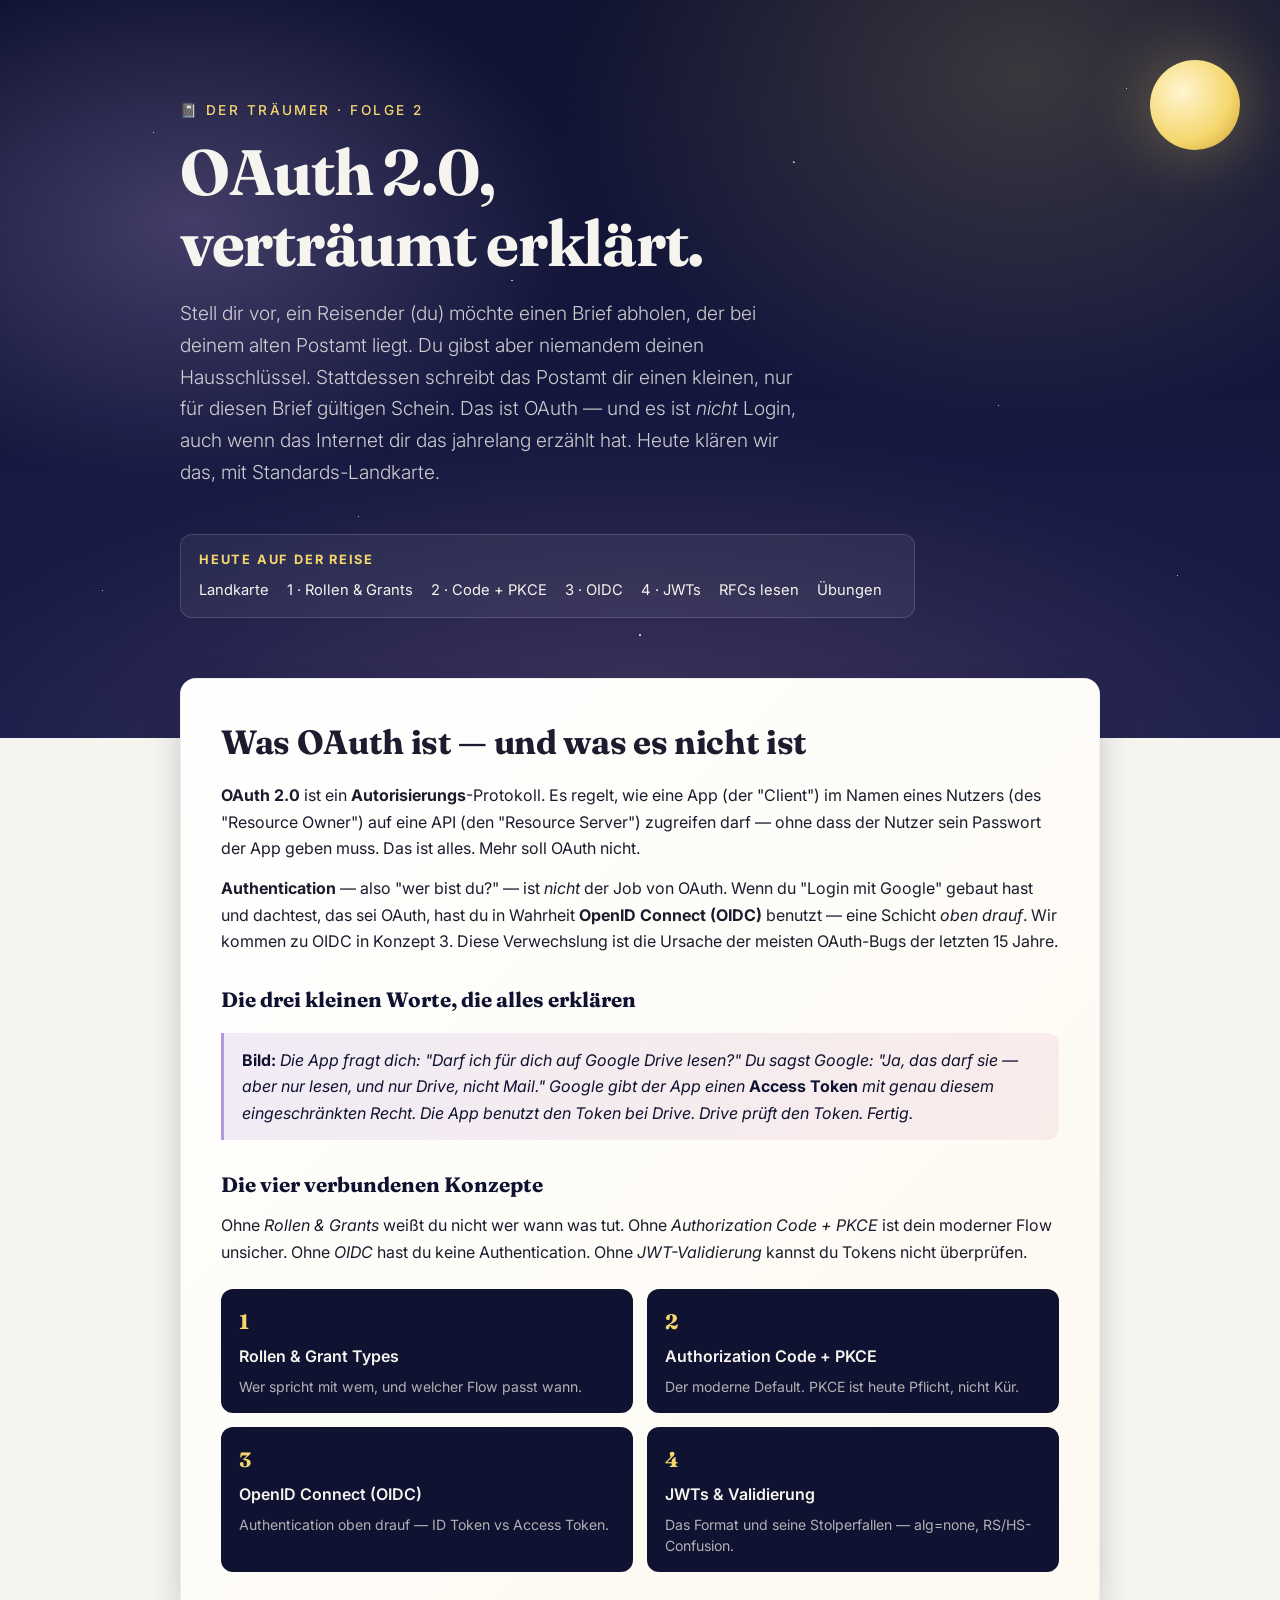
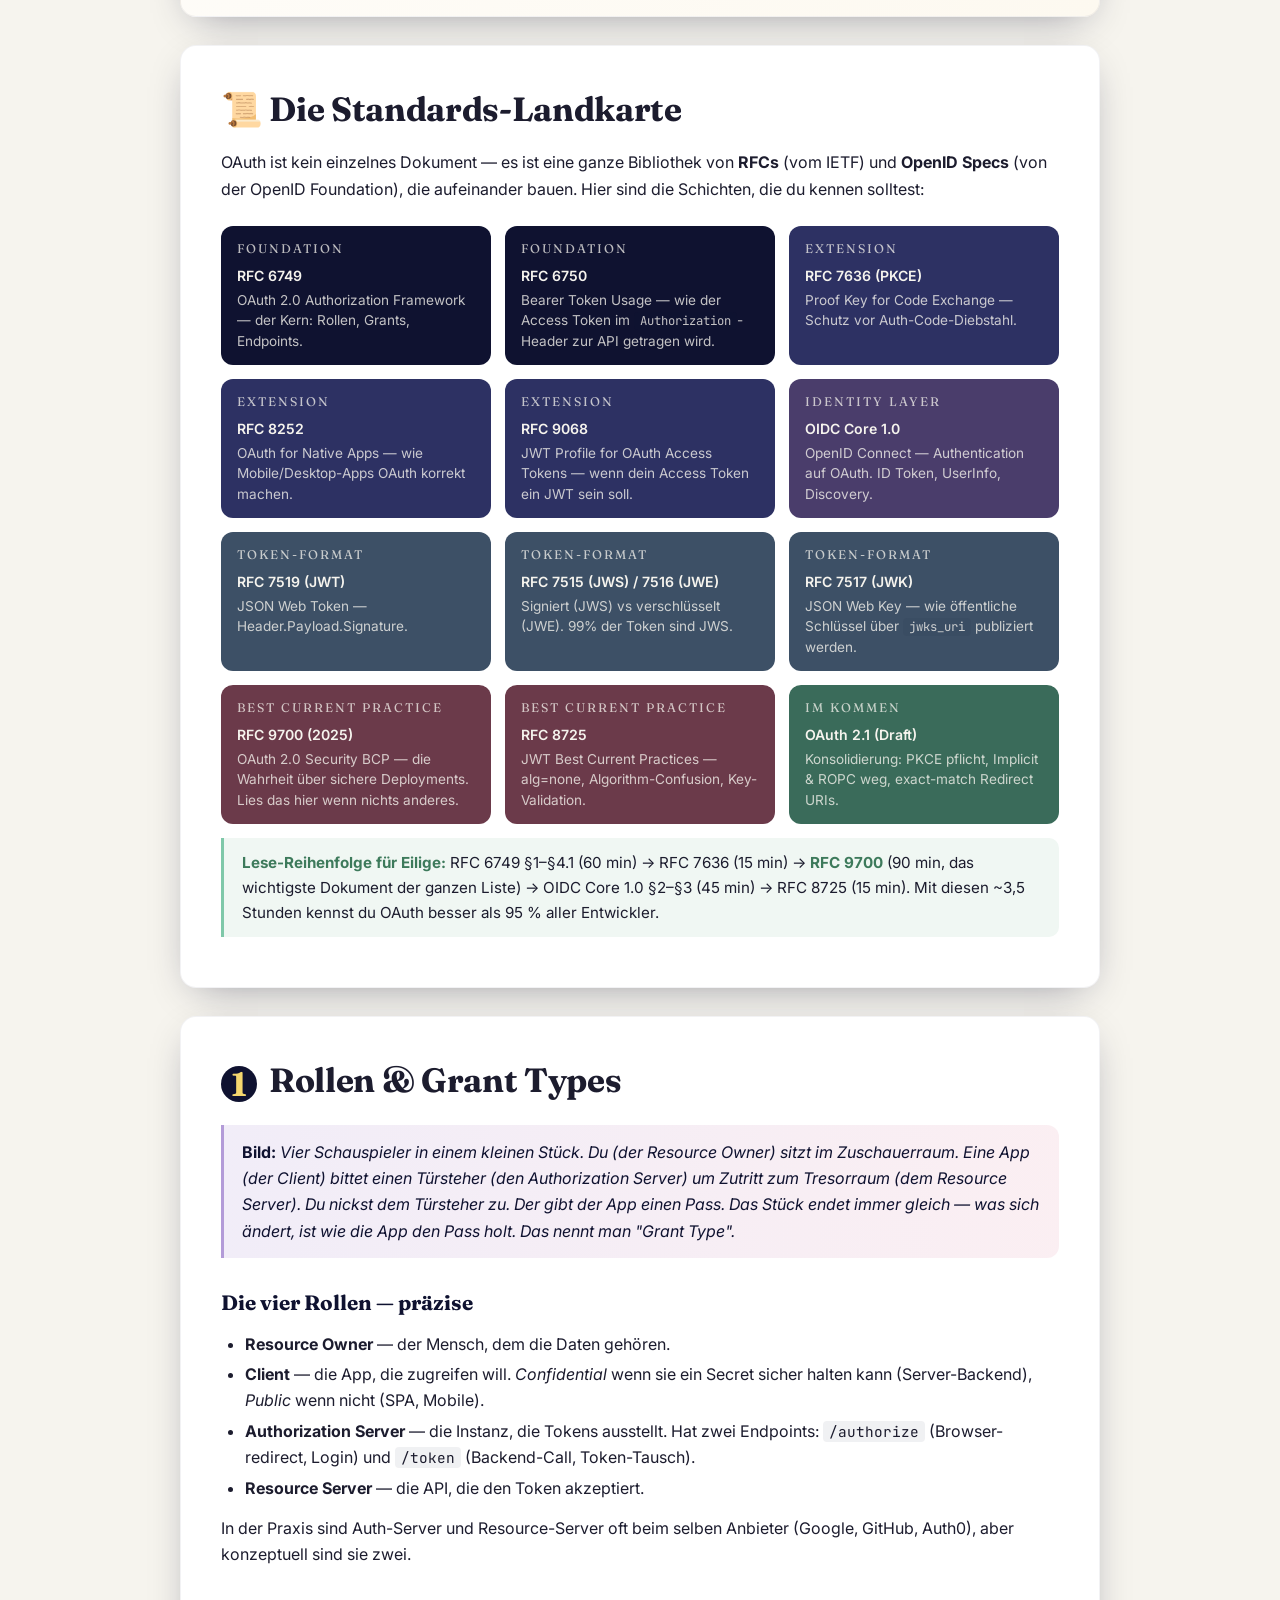
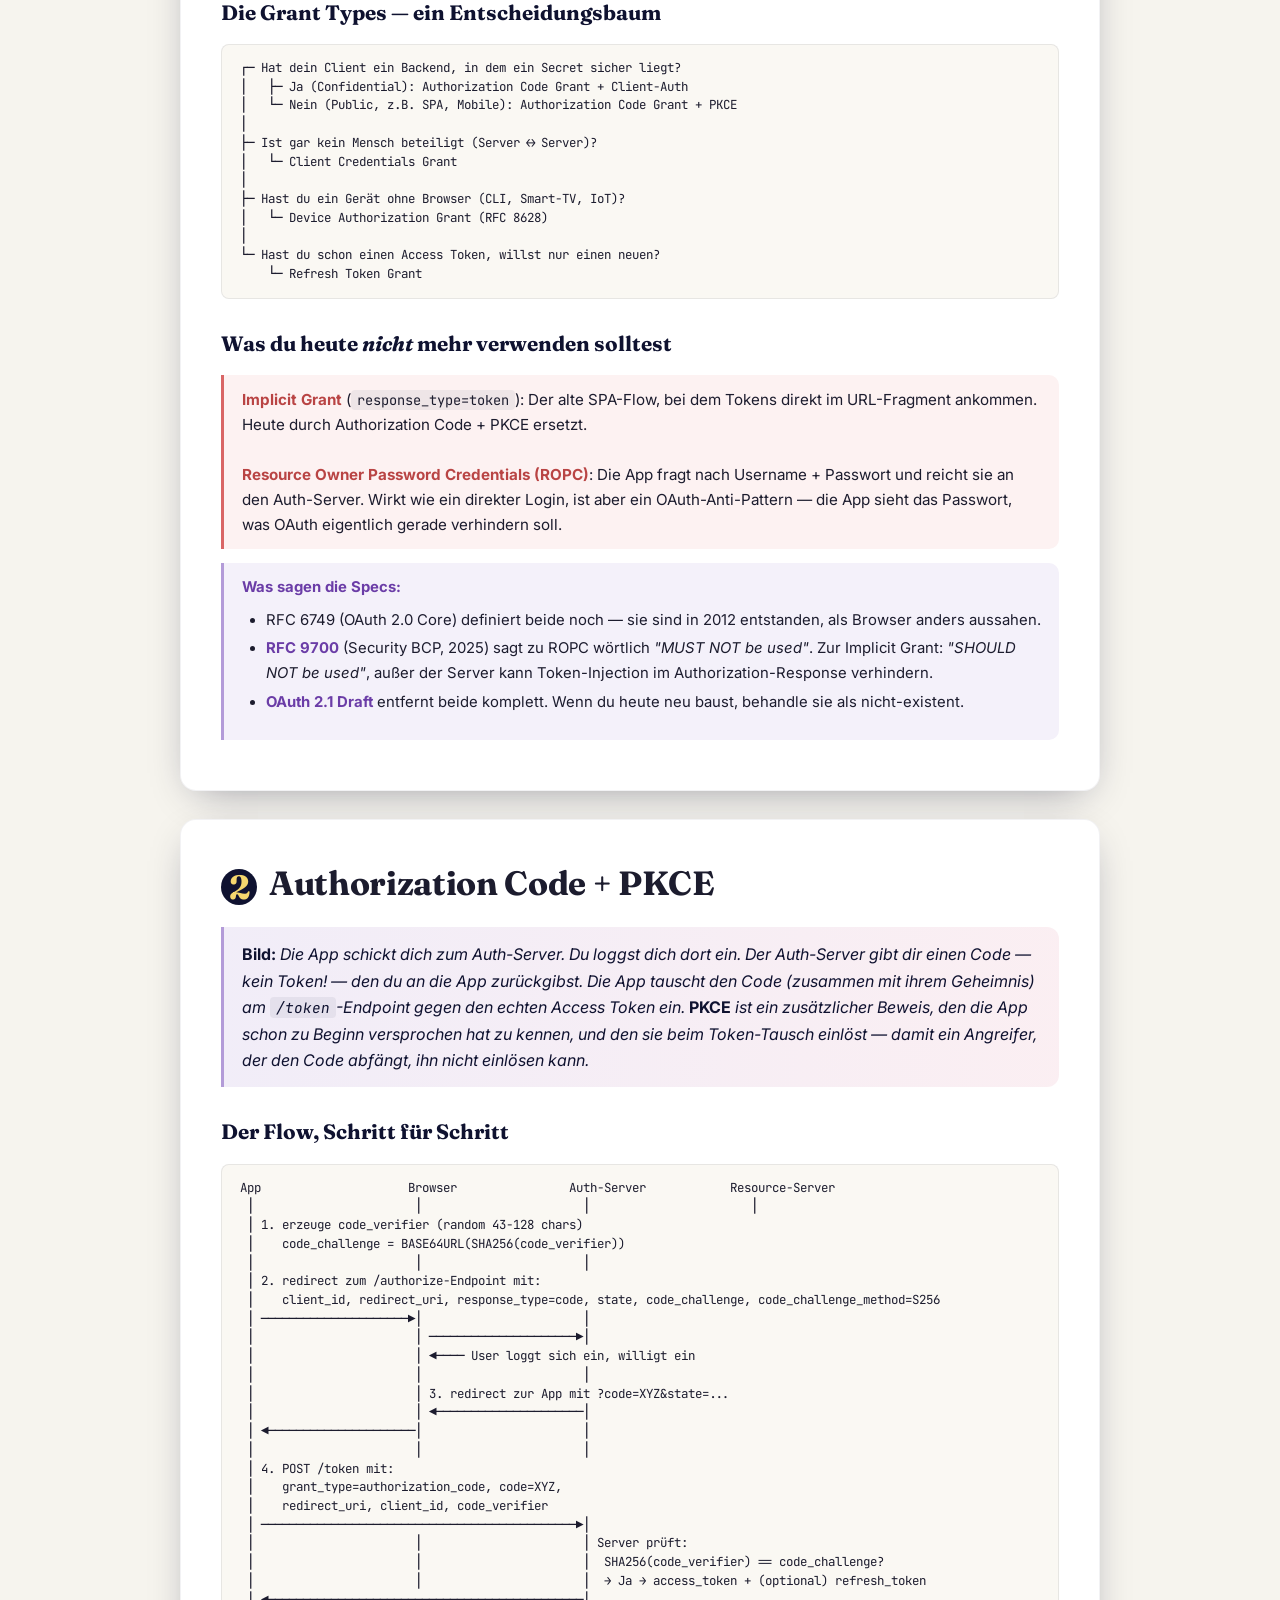
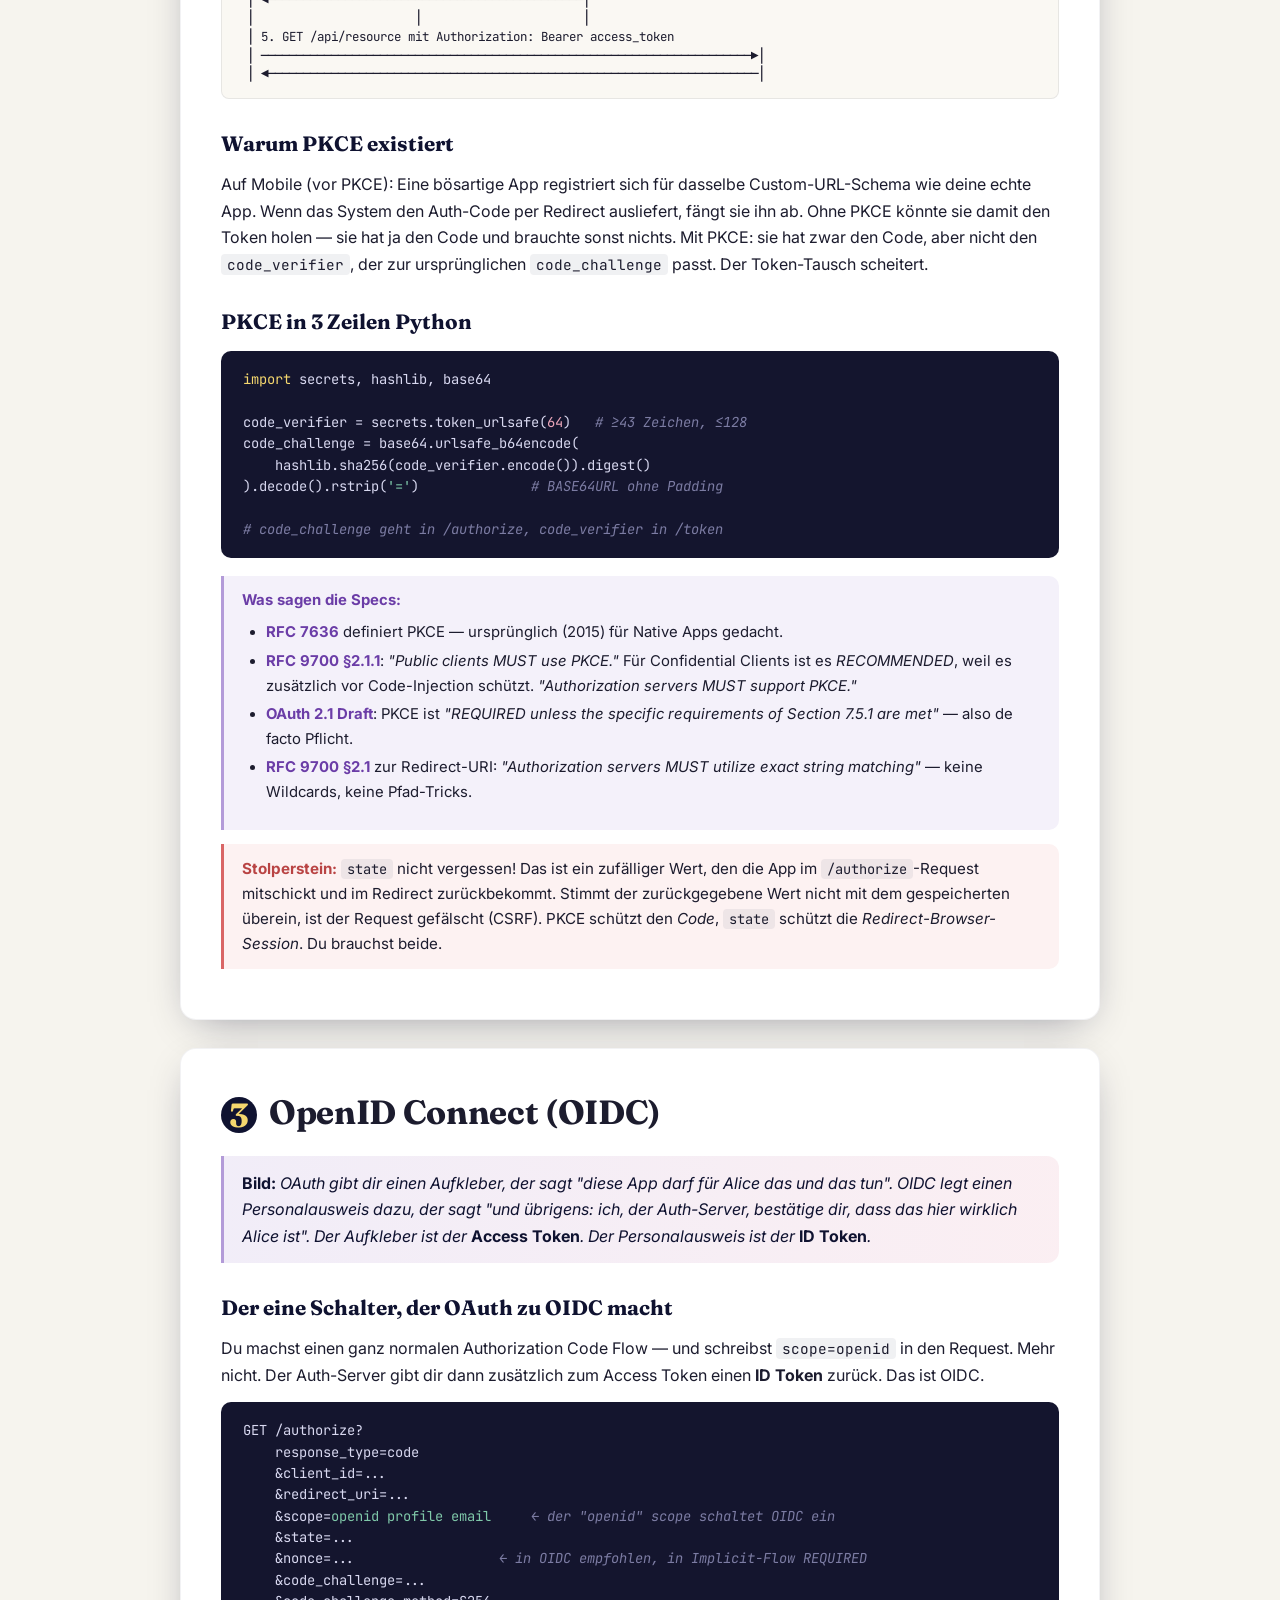
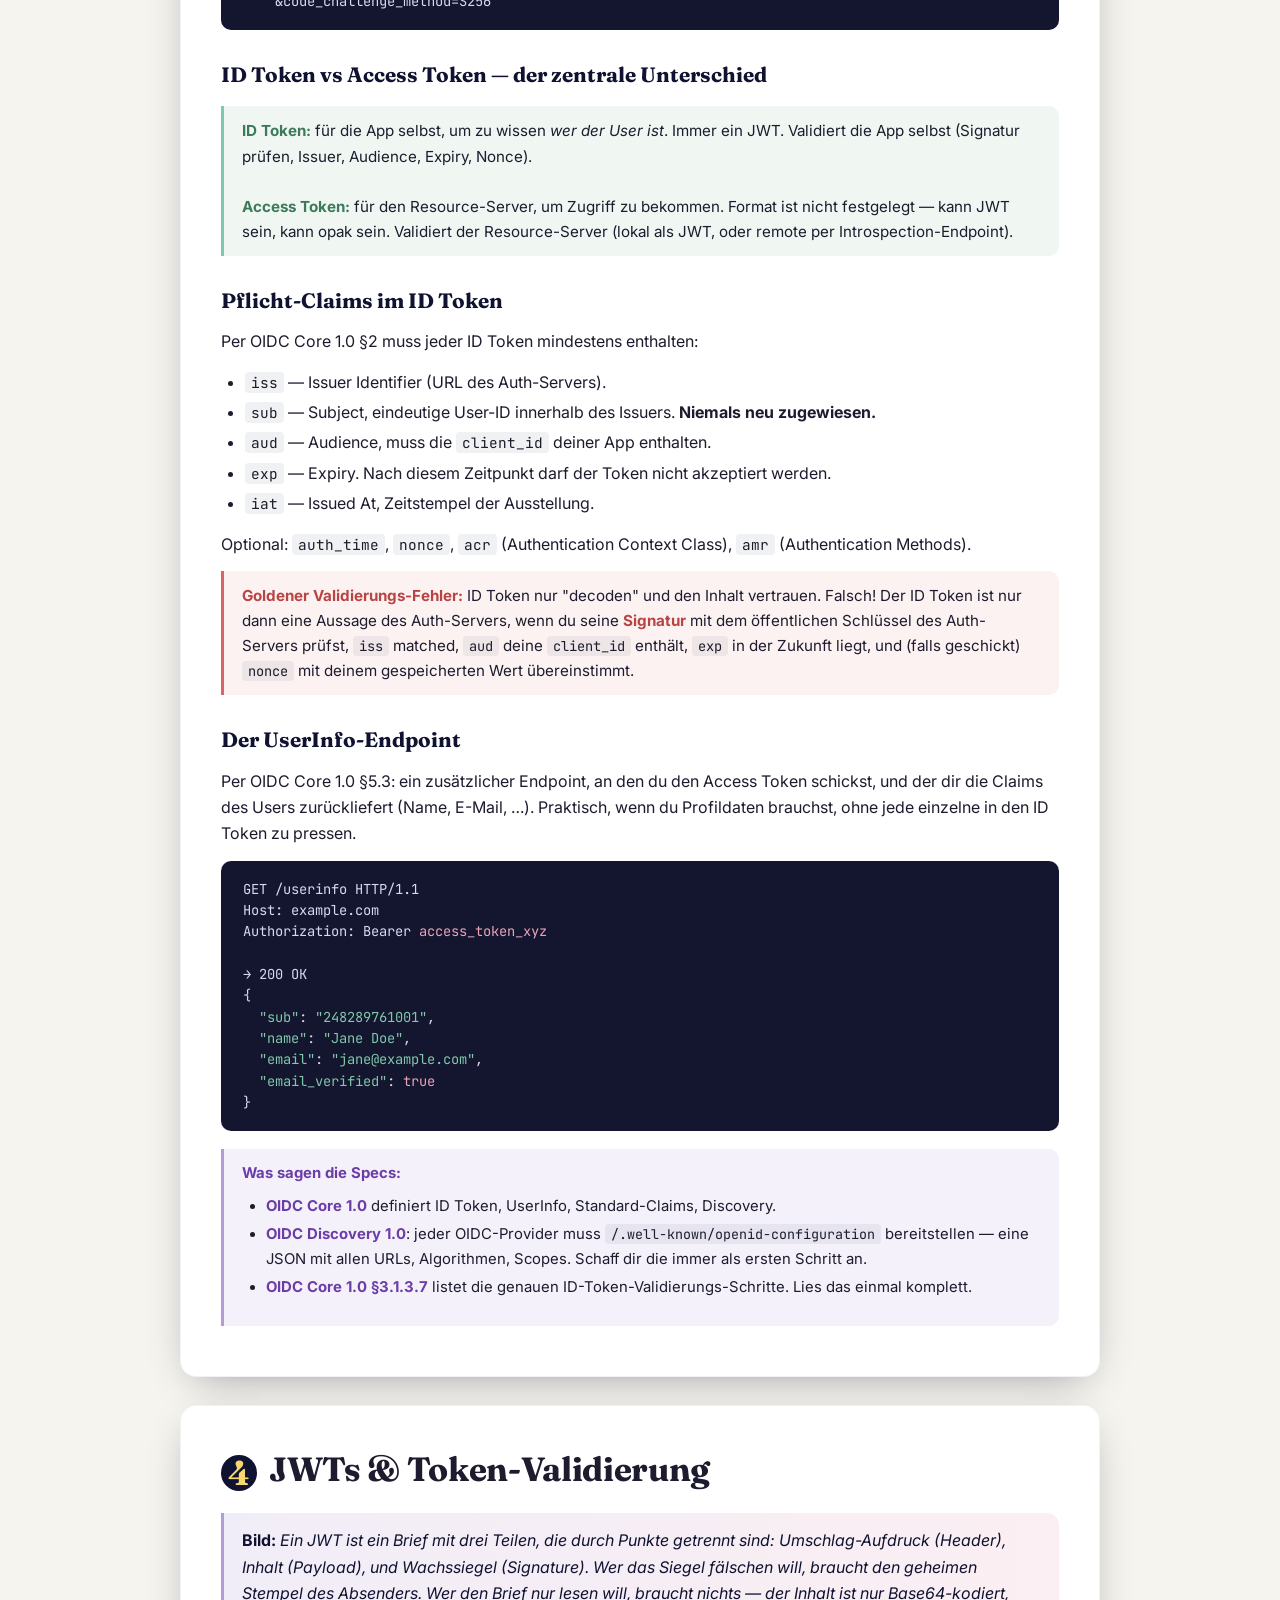
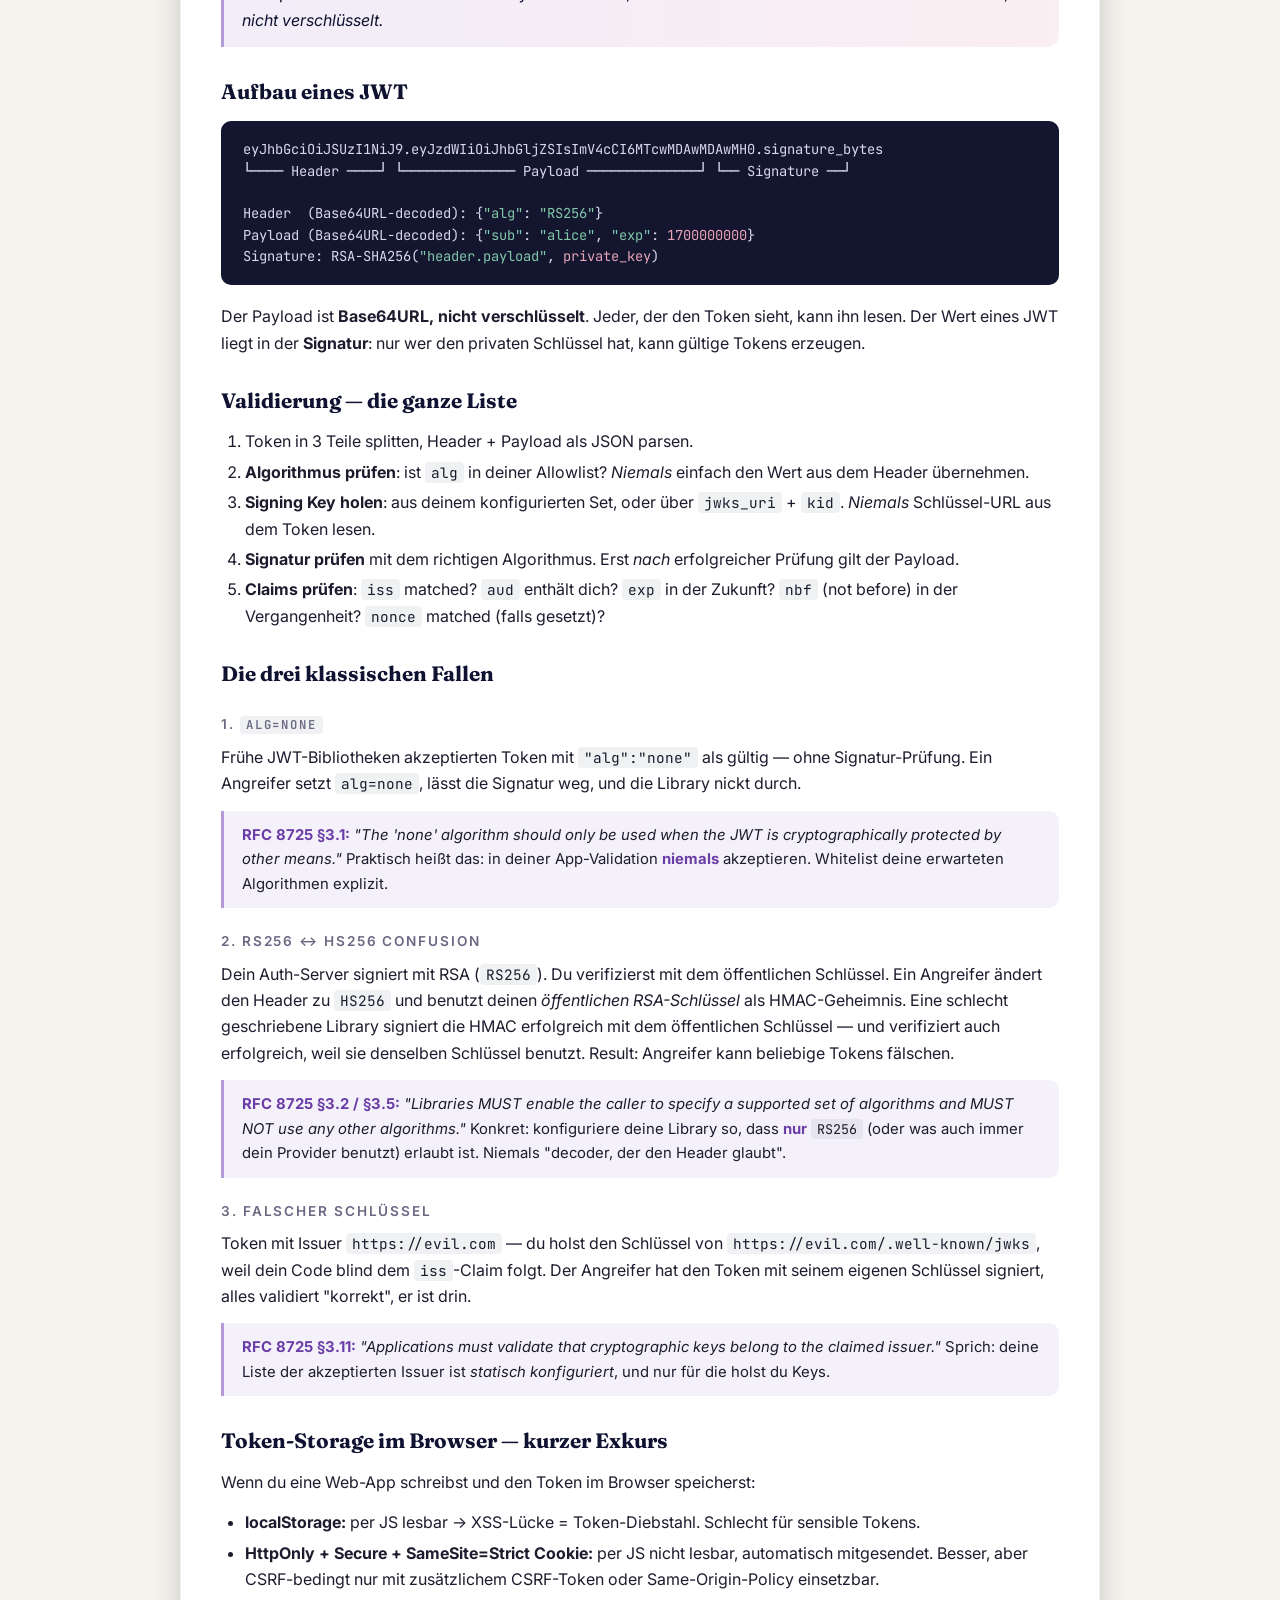
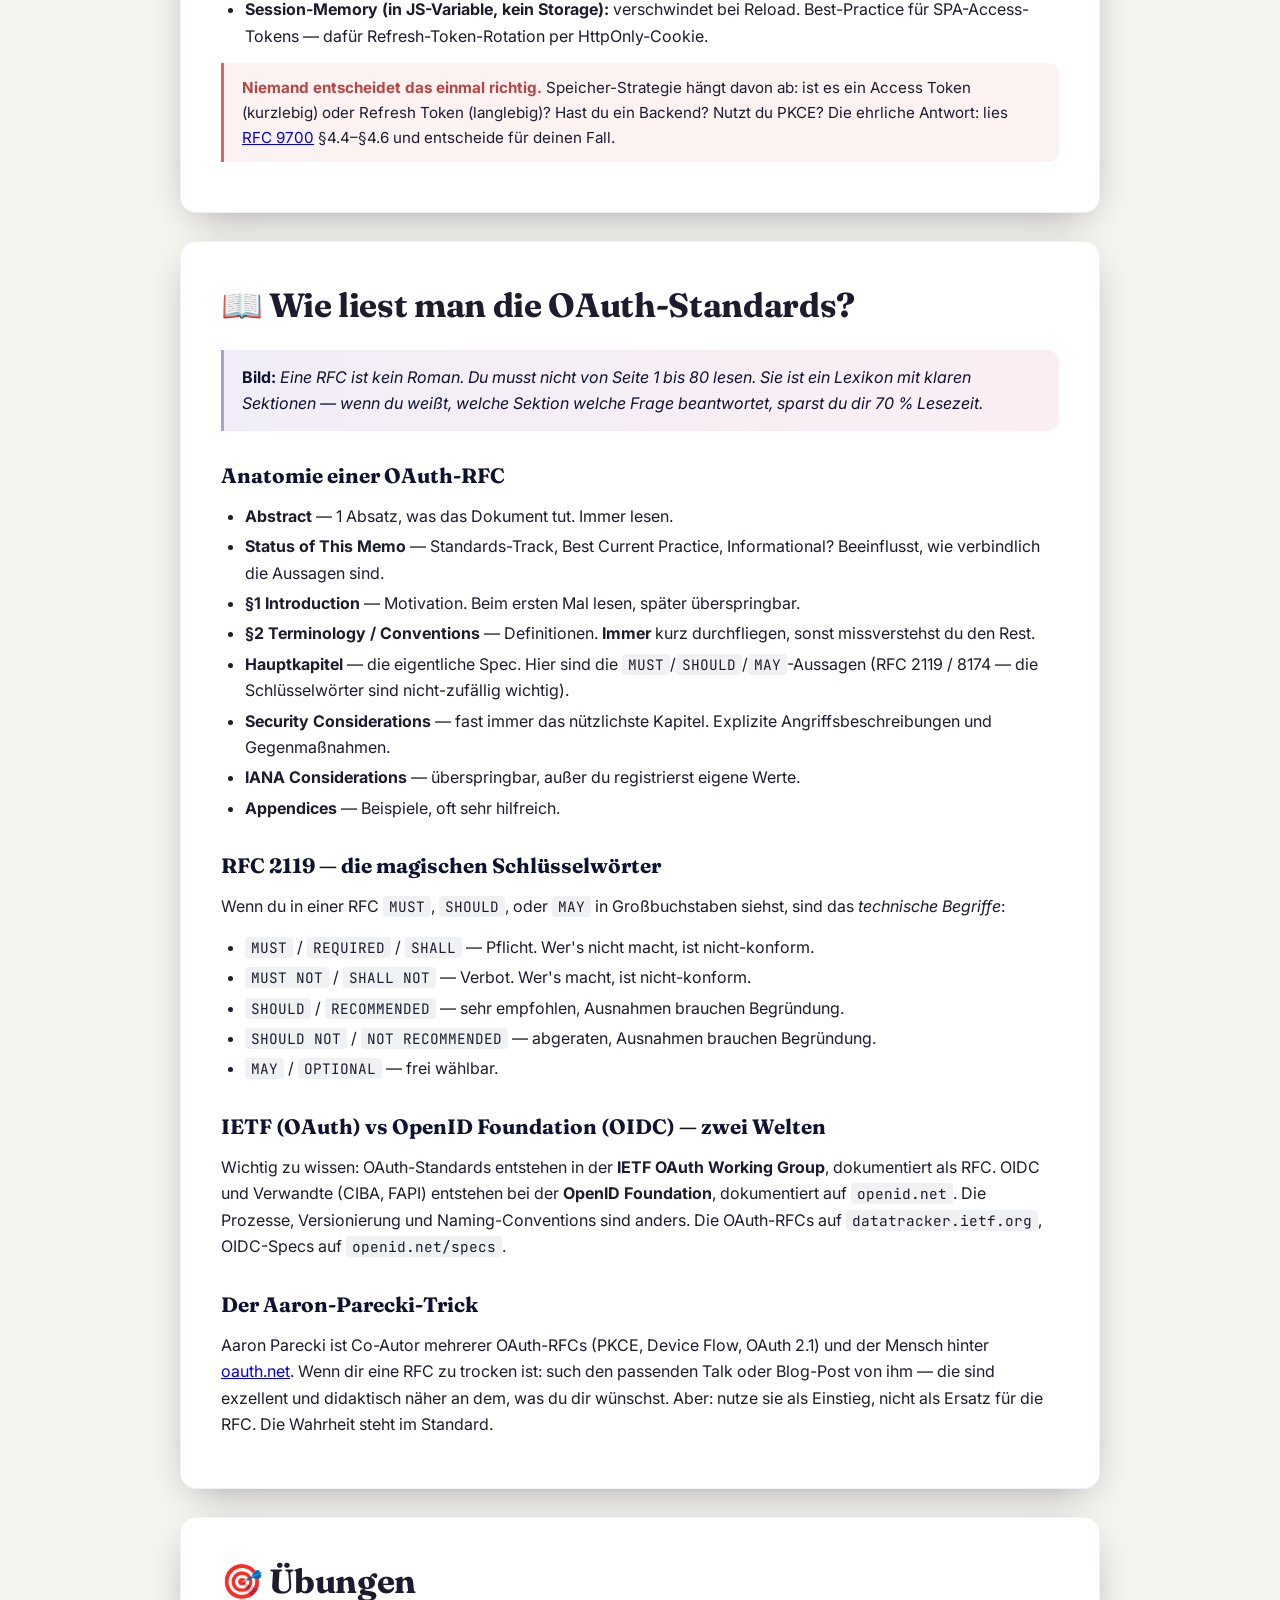
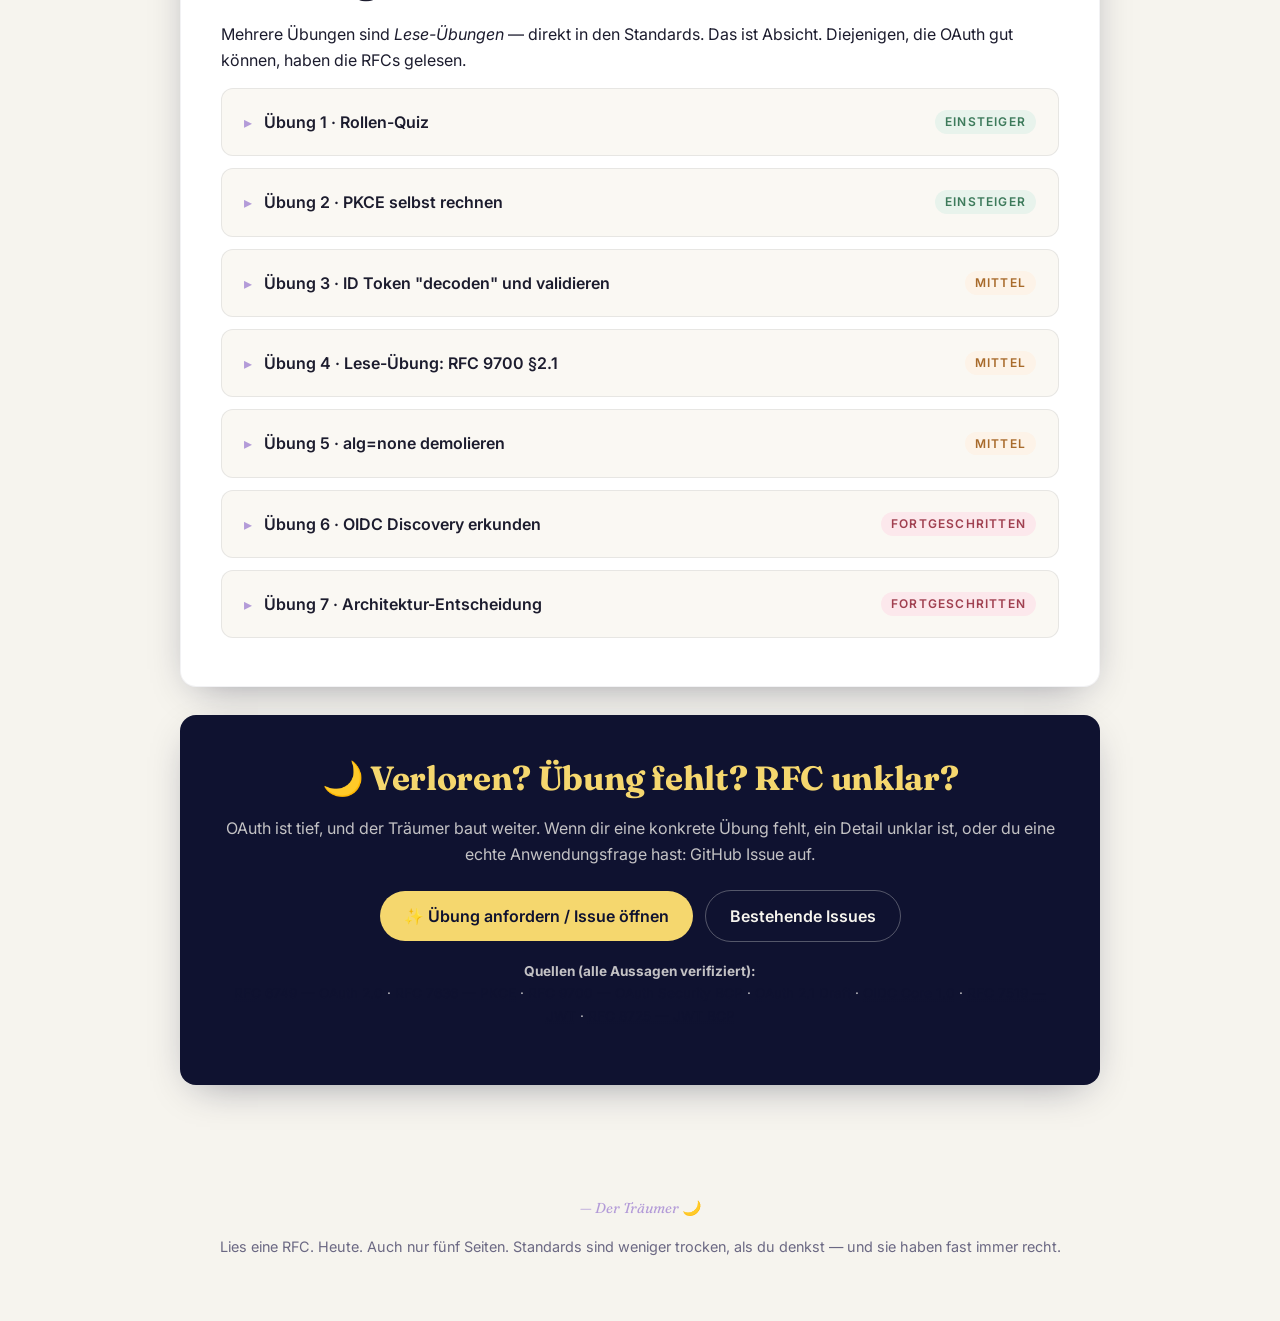
<file: oauth-2/index.html>
<!DOCTYPE html>
<html lang="de">
<head>
  <meta charset="UTF-8" />
  <meta name="viewport" content="width=device-width, initial-scale=1.0" />
  <title>OAuth 2.0 — der Träumer's Lernreise</title>
  <style>
    @import url('https://fonts.googleapis.com/css2?family=Fraunces:opsz,wght@9..144,400;9..144,700&family=Inter:wght@300;400;500;600&family=JetBrains+Mono:wght@400;500&display=swap');

    :root {
      --night: #0f1230;
      --night-2: #1a1d4a;
      --paper: #f6f4ee;
      --ink: #1c1c2e;
      --muted: #6b6883;
      --moon: #f5d76e;
      --lilac: #b39bd8;
      --rose: #e8a4b8;
      --mint: #7fc8a9;
      --code-bg: #14152e;
      --code-fg: #d8d8f0;
      --code-accent: #f5d76e;
      --radius: 16px;
      --shadow: 0 12px 40px -16px rgba(15, 18, 48, 0.45);
    }

    * { box-sizing: border-box; margin: 0; padding: 0; }
    html { scroll-behavior: smooth; }

    body {
      font-family: 'Inter', system-ui, sans-serif;
      background: var(--paper);
      color: var(--ink);
      line-height: 1.65;
      min-height: 100vh;
    }

    .skyline {
      position: relative;
      background:
        radial-gradient(ellipse 60% 80% at 80% 10%, rgba(245,215,110,0.18) 0%, transparent 60%),
        radial-gradient(ellipse 50% 60% at 15% 30%, rgba(179,155,216,0.30) 0%, transparent 60%),
        radial-gradient(ellipse 80% 60% at 50% 100%, rgba(232,164,184,0.18) 0%, transparent 70%),
        linear-gradient(180deg, var(--night) 0%, var(--night-2) 100%);
      color: var(--paper);
      padding: 96px 24px 120px;
      overflow: hidden;
    }

    .skyline::before {
      content: '';
      position: absolute; inset: 0;
      background-image:
        radial-gradient(1px 1px at 12% 18%, white 50%, transparent 51%),
        radial-gradient(1px 1px at 28% 70%, white 50%, transparent 51%),
        radial-gradient(2px 2px at 62% 22%, white 50%, transparent 51%),
        radial-gradient(1px 1px at 78% 55%, white 50%, transparent 51%),
        radial-gradient(1px 1px at 88% 12%, white 50%, transparent 51%),
        radial-gradient(1.5px 1.5px at 40% 38%, white 50%, transparent 51%),
        radial-gradient(1px 1px at 8% 80%, white 50%, transparent 51%),
        radial-gradient(1px 1px at 92% 78%, white 50%, transparent 51%),
        radial-gradient(2px 2px at 50% 86%, white 50%, transparent 51%);
      opacity: 0.7;
      pointer-events: none;
    }

    .container {
      max-width: 920px;
      margin: 0 auto;
      position: relative;
      z-index: 1;
    }

    .eyebrow {
      display: inline-block;
      font-size: 0.85rem;
      letter-spacing: 0.18em;
      text-transform: uppercase;
      color: var(--moon);
      margin-bottom: 16px;
      font-weight: 500;
    }

    h1 {
      font-family: 'Fraunces', serif;
      font-weight: 700;
      font-size: clamp(2.2rem, 5.5vw, 4rem);
      line-height: 1.1;
      letter-spacing: -0.02em;
      margin-bottom: 20px;
    }

    .lead {
      font-size: 1.2rem;
      max-width: 620px;
      color: rgba(246, 244, 238, 0.82);
      font-weight: 300;
    }

    .moon {
      position: absolute;
      top: 60px;
      right: 40px;
      width: 90px;
      height: 90px;
      border-radius: 50%;
      background: radial-gradient(circle at 35% 35%, #fff5d0 0%, #f5d76e 60%, #c89c2a 100%);
      box-shadow: 0 0 60px 8px rgba(245,215,110,0.25);
    }

    @media (max-width: 640px) { .moon { width: 60px; height: 60px; top: 30px; right: 24px; } }

    main {
      padding: 0 24px 80px;
      margin-top: -60px;
      position: relative;
      z-index: 2;
    }

    .card {
      background: white;
      border-radius: var(--radius);
      padding: 36px 40px;
      margin-bottom: 28px;
      box-shadow: var(--shadow);
      border: 1px solid rgba(15,18,48,0.05);
    }

    .card.intro { background: linear-gradient(135deg, #fff 0%, #fdf9f0 100%); }

    h2 {
      font-family: 'Fraunces', serif;
      font-size: clamp(1.5rem, 3vw, 2.1rem);
      letter-spacing: -0.01em;
      margin-bottom: 12px;
    }

    h3 {
      font-family: 'Fraunces', serif;
      font-size: 1.3rem;
      margin: 28px 0 10px;
      color: var(--night);
    }

    h4 {
      font-size: 0.85rem;
      letter-spacing: 0.14em;
      text-transform: uppercase;
      color: var(--muted);
      margin: 22px 0 8px;
      font-weight: 600;
    }

    p { margin-bottom: 14px; }
    ul, ol { margin: 8px 0 14px 24px; }
    li { margin-bottom: 4px; }

    .concept-num {
      display: inline-block;
      width: 36px;
      height: 36px;
      border-radius: 50%;
      background: var(--night);
      color: var(--moon);
      font-family: 'Fraunces', serif;
      text-align: center;
      line-height: 36px;
      margin-right: 12px;
      vertical-align: middle;
      font-weight: 700;
    }

    .vivid {
      background: linear-gradient(90deg, rgba(179,155,216,0.18), rgba(232,164,184,0.18));
      border-left: 3px solid var(--lilac);
      padding: 14px 18px;
      border-radius: 0 12px 12px 0;
      margin: 16px 0 18px;
      font-style: italic;
      color: var(--night);
    }
    .vivid strong { font-style: normal; }

    code, pre { font-family: 'JetBrains Mono', ui-monospace, monospace; }
    code {
      background: rgba(15,18,48,0.06);
      padding: 1px 6px;
      border-radius: 4px;
      font-size: 0.9em;
    }

    pre {
      background: var(--code-bg);
      color: var(--code-fg);
      padding: 18px 22px;
      border-radius: 10px;
      overflow-x: auto;
      font-size: 0.86rem;
      line-height: 1.55;
      margin: 12px 0 18px;
    }
    pre code { background: transparent; padding: 0; color: inherit; font-size: inherit; }
    pre .c { color: #7c7ca3; font-style: italic; }
    pre .k { color: var(--code-accent); }
    pre .s { color: var(--mint); }
    pre .v { color: var(--rose); }
    pre .d { color: var(--lilac); font-weight: 500; }

    .pitfall {
      background: #fdf2f2;
      border-left: 3px solid #d96666;
      padding: 12px 18px;
      border-radius: 0 10px 10px 0;
      margin: 14px 0;
      font-size: 0.95rem;
    }
    .pitfall strong { color: #b94444; }

    .truth {
      background: #f0f7f3;
      border-left: 3px solid var(--mint);
      padding: 12px 18px;
      border-radius: 0 10px 10px 0;
      margin: 14px 0;
      font-size: 0.95rem;
    }
    .truth strong { color: #3d7a5b; }

    .spec {
      background: #f4f1fa;
      border-left: 3px solid var(--lilac);
      padding: 12px 18px;
      border-radius: 0 10px 10px 0;
      margin: 14px 0;
      font-size: 0.93rem;
    }
    .spec strong { color: #6b3da7; }
    .spec a { color: #6b3da7; }

    /* Standards-Landkarte */
    .landmap {
      display: grid;
      grid-template-columns: repeat(3, 1fr);
      gap: 14px;
      margin: 24px 0 8px;
    }
    .landmap .layer {
      border-radius: 12px;
      padding: 14px 16px;
      color: var(--paper);
      font-size: 0.88rem;
      line-height: 1.5;
    }
    .landmap .layer .label {
      font-family: 'Fraunces', serif;
      font-size: 0.78rem;
      letter-spacing: 0.16em;
      text-transform: uppercase;
      opacity: 0.75;
      margin-bottom: 6px;
    }
    .landmap .layer .name { font-weight: 600; margin-bottom: 4px; }
    .landmap .layer .why { opacity: 0.78; font-size: 0.85rem; }

    .landmap .core      { background: var(--night); }
    .landmap .ext       { background: #2d3163; }
    .landmap .identity  { background: #4a3d6b; }
    .landmap .format    { background: #3d5066; }
    .landmap .bcp       { background: #6b3a4a; }
    .landmap .future    { background: #3a6b5a; }

    @media (max-width: 720px) { .landmap { grid-template-columns: 1fr 1fr; } }
    @media (max-width: 480px) { .landmap { grid-template-columns: 1fr; } }

    /* Concept-Web (intro) */
    .web {
      display: grid;
      grid-template-columns: repeat(2, 1fr);
      gap: 14px;
      margin: 24px 0 8px;
    }
    .web .node {
      background: var(--night);
      color: var(--paper);
      border-radius: 12px;
      padding: 16px 18px;
    }
    .web .node .num {
      color: var(--moon);
      font-family: 'Fraunces', serif;
      font-size: 1.3rem;
      font-weight: 700;
    }
    .web .node .name { font-weight: 600; margin-top: 4px; }
    .web .node .why {
      font-size: 0.88rem;
      color: rgba(246,244,238,0.7);
      margin-top: 6px;
      line-height: 1.5;
    }
    @media (max-width: 540px) { .web { grid-template-columns: 1fr; } }

    /* ASCII flow diagrams */
    .flowdiag {
      background: #faf8f3;
      border: 1px solid rgba(15,18,48,0.08);
      border-radius: 8px;
      padding: 14px 18px;
      font-family: 'JetBrains Mono', monospace;
      font-size: 0.78rem;
      line-height: 1.5;
      white-space: pre;
      overflow-x: auto;
      margin: 14px 0;
    }

    /* Exercises */
    details.exercise {
      background: #faf8f3;
      border: 1px solid rgba(15,18,48,0.08);
      border-radius: 12px;
      padding: 16px 22px;
      margin-bottom: 12px;
    }
    details.exercise[open] { background: #fffdf7; }
    details.exercise summary {
      font-weight: 600;
      cursor: pointer;
      padding: 4px 0;
      list-style: none;
      display: flex;
      align-items: center;
      gap: 12px;
    }
    details.exercise summary::-webkit-details-marker { display: none; }
    details.exercise summary::before {
      content: '▸';
      color: var(--lilac);
      transition: transform 0.2s;
    }
    details.exercise[open] summary::before { transform: rotate(90deg); }

    .level-pill {
      display: inline-block;
      font-size: 0.75rem;
      letter-spacing: 0.1em;
      text-transform: uppercase;
      padding: 2px 10px;
      border-radius: 99px;
      font-weight: 600;
      margin-left: auto;
    }
    .level-pill.easy { background: #e8f3ec; color: #3d7a5b; }
    .level-pill.med { background: #fdf3e8; color: #a86b2c; }
    .level-pill.hard { background: #fce8ec; color: #a04050; }

    .exercise-body {
      margin-top: 14px;
      padding-top: 14px;
      border-top: 1px dashed rgba(15,18,48,0.1);
    }
    .exercise-body p { margin-bottom: 10px; }

    /* CTA */
    .cta {
      background: var(--night);
      color: var(--paper);
      border-radius: var(--radius);
      padding: 36px 40px;
      text-align: center;
      box-shadow: var(--shadow);
    }
    .cta h2 { color: var(--moon); margin-bottom: 8px; }
    .cta p { color: rgba(246,244,238,0.78); margin-bottom: 22px; }

    .btn {
      display: inline-flex;
      align-items: center;
      gap: 10px;
      background: var(--moon);
      color: var(--night);
      padding: 12px 24px;
      border-radius: 99px;
      text-decoration: none;
      font-weight: 600;
      transition: transform 0.15s, box-shadow 0.15s;
    }
    .btn:hover {
      transform: translateY(-2px);
      box-shadow: 0 8px 24px -8px rgba(245,215,110,0.5);
    }
    .btn.secondary {
      background: transparent;
      color: var(--paper);
      border: 1px solid rgba(246,244,238,0.3);
      margin-left: 8px;
    }

    .sources {
      font-size: 0.85rem;
      color: var(--muted);
      margin-top: 18px;
    }
    .sources a { color: var(--night); text-decoration: underline dotted; }

    footer {
      text-align: center;
      padding: 32px 24px 48px;
      color: var(--muted);
      font-size: 0.9rem;
    }
    footer .signature {
      font-family: 'Fraunces', serif;
      font-style: italic;
      color: var(--lilac);
    }

    nav.toc {
      background: rgba(255,255,255,0.06);
      backdrop-filter: blur(8px);
      border: 1px solid rgba(246,244,238,0.15);
      border-radius: 12px;
      padding: 14px 18px;
      margin-top: 32px;
      display: inline-block;
    }
    nav.toc strong {
      color: var(--moon);
      font-size: 0.8rem;
      letter-spacing: 0.14em;
      text-transform: uppercase;
      display: block;
      margin-bottom: 6px;
    }
    nav.toc a {
      color: var(--paper);
      text-decoration: none;
      margin-right: 14px;
      font-size: 0.92rem;
      border-bottom: 1px dashed transparent;
    }
    nav.toc a:hover { border-bottom-color: var(--moon); }
  </style>
</head>
<body>

<header class="skyline">
  <div class="moon" aria-hidden="true"></div>
  <div class="container">
    <span class="eyebrow">📓 Der Träumer · Folge 2</span>
    <h1>OAuth 2.0,<br/>verträumt erklärt.</h1>
    <p class="lead">
      Stell dir vor, ein Reisender (du) möchte einen Brief abholen, der bei deinem alten Postamt liegt.
      Du gibst aber niemandem deinen Hausschlüssel. Stattdessen schreibt das Postamt dir einen kleinen,
      nur für diesen Brief gültigen Schein. Das ist OAuth — und es ist <em>nicht</em> Login,
      auch wenn das Internet dir das jahrelang erzählt hat. Heute klären wir das, mit Standards-Landkarte.
    </p>
    <nav class="toc" aria-label="Inhaltsverzeichnis">
      <strong>Heute auf der Reise</strong>
      <a href="#landmap">Landkarte</a>
      <a href="#concept-1">1 · Rollen &amp; Grants</a>
      <a href="#concept-2">2 · Code + PKCE</a>
      <a href="#concept-3">3 · OIDC</a>
      <a href="#concept-4">4 · JWTs</a>
      <a href="#read-rfcs">RFCs lesen</a>
      <a href="#exercises">Übungen</a>
    </nav>
  </div>
</header>

<main>
<div class="container">

  <!-- INTRO -->
  <section class="card intro">
    <h2>Was OAuth ist — und was es nicht ist</h2>
    <p>
      <strong>OAuth 2.0</strong> ist ein <strong>Autorisierungs</strong>-Protokoll. Es regelt, wie eine App (der "Client") im Namen eines Nutzers (des "Resource Owner") auf eine API (den "Resource Server") zugreifen darf — ohne dass der Nutzer sein Passwort der App geben muss. Das ist alles. Mehr soll OAuth nicht.
    </p>
    <p>
      <strong>Authentication</strong> — also "wer bist du?" — ist <em>nicht</em> der Job von OAuth. Wenn du "Login mit Google" gebaut hast und dachtest, das sei OAuth, hast du in Wahrheit <strong>OpenID Connect (OIDC)</strong> benutzt — eine Schicht <em>oben drauf</em>. Wir kommen zu OIDC in Konzept 3. Diese Verwechslung ist die Ursache der meisten OAuth-Bugs der letzten 15 Jahre.
    </p>

    <h3>Die drei kleinen Worte, die alles erklären</h3>
    <div class="vivid">
      <strong>Bild:</strong> Die App fragt dich: <em>"Darf ich für dich auf Google Drive lesen?"</em> Du sagst Google: <em>"Ja, das darf sie — aber nur lesen, und nur Drive, nicht Mail."</em> Google gibt der App einen <strong>Access Token</strong> mit genau diesem eingeschränkten Recht. Die App benutzt den Token bei Drive. Drive prüft den Token. Fertig.
    </div>

    <h3>Die vier verbundenen Konzepte</h3>
    <p>Ohne <em>Rollen &amp; Grants</em> weißt du nicht wer wann was tut. Ohne <em>Authorization Code + PKCE</em> ist dein moderner Flow unsicher. Ohne <em>OIDC</em> hast du keine Authentication. Ohne <em>JWT-Validierung</em> kannst du Tokens nicht überprüfen.</p>

    <div class="web" aria-label="Konzept-Netz">
      <div class="node"><span class="num">1</span><div class="name">Rollen &amp; Grant Types</div><div class="why">Wer spricht mit wem, und welcher Flow passt wann.</div></div>
      <div class="node"><span class="num">2</span><div class="name">Authorization Code + PKCE</div><div class="why">Der moderne Default. PKCE ist heute Pflicht, nicht Kür.</div></div>
      <div class="node"><span class="num">3</span><div class="name">OpenID Connect (OIDC)</div><div class="why">Authentication oben drauf — ID Token vs Access Token.</div></div>
      <div class="node"><span class="num">4</span><div class="name">JWTs &amp; Validierung</div><div class="why">Das Format und seine Stolperfallen — alg=none, RS/HS-Confusion.</div></div>
    </div>
  </section>

  <!-- STANDARDS LANDMAP -->
  <section class="card" id="landmap">
    <h2>📜 Die Standards-Landkarte</h2>
    <p>OAuth ist kein einzelnes Dokument — es ist eine ganze Bibliothek von <strong>RFCs</strong> (vom IETF) und <strong>OpenID Specs</strong> (von der OpenID Foundation), die aufeinander bauen. Hier sind die Schichten, die du kennen solltest:</p>

    <div class="landmap">
      <div class="layer core">
        <div class="label">Foundation</div>
        <div class="name">RFC 6749</div>
        <div class="why">OAuth 2.0 Authorization Framework — der Kern: Rollen, Grants, Endpoints.</div>
      </div>
      <div class="layer core">
        <div class="label">Foundation</div>
        <div class="name">RFC 6750</div>
        <div class="why">Bearer Token Usage — wie der Access Token im <code>Authorization</code>-Header zur API getragen wird.</div>
      </div>
      <div class="layer ext">
        <div class="label">Extension</div>
        <div class="name">RFC 7636 (PKCE)</div>
        <div class="why">Proof Key for Code Exchange — Schutz vor Auth-Code-Diebstahl.</div>
      </div>
      <div class="layer ext">
        <div class="label">Extension</div>
        <div class="name">RFC 8252</div>
        <div class="why">OAuth for Native Apps — wie Mobile/Desktop-Apps OAuth korrekt machen.</div>
      </div>
      <div class="layer ext">
        <div class="label">Extension</div>
        <div class="name">RFC 9068</div>
        <div class="why">JWT Profile for OAuth Access Tokens — wenn dein Access Token ein JWT sein soll.</div>
      </div>
      <div class="layer identity">
        <div class="label">Identity Layer</div>
        <div class="name">OIDC Core 1.0</div>
        <div class="why">OpenID Connect — Authentication auf OAuth. ID Token, UserInfo, Discovery.</div>
      </div>
      <div class="layer format">
        <div class="label">Token-Format</div>
        <div class="name">RFC 7519 (JWT)</div>
        <div class="why">JSON Web Token — Header.Payload.Signature.</div>
      </div>
      <div class="layer format">
        <div class="label">Token-Format</div>
        <div class="name">RFC 7515 (JWS) / 7516 (JWE)</div>
        <div class="why">Signiert (JWS) vs verschlüsselt (JWE). 99% der Token sind JWS.</div>
      </div>
      <div class="layer format">
        <div class="label">Token-Format</div>
        <div class="name">RFC 7517 (JWK)</div>
        <div class="why">JSON Web Key — wie öffentliche Schlüssel über <code>jwks_uri</code> publiziert werden.</div>
      </div>
      <div class="layer bcp">
        <div class="label">Best Current Practice</div>
        <div class="name">RFC 9700 (2025)</div>
        <div class="why">OAuth 2.0 Security BCP — die Wahrheit über sichere Deployments. Lies das hier wenn nichts anderes.</div>
      </div>
      <div class="layer bcp">
        <div class="label">Best Current Practice</div>
        <div class="name">RFC 8725</div>
        <div class="why">JWT Best Current Practices — alg=none, Algorithm-Confusion, Key-Validation.</div>
      </div>
      <div class="layer future">
        <div class="label">Im Kommen</div>
        <div class="name">OAuth 2.1 (Draft)</div>
        <div class="why">Konsolidierung: PKCE pflicht, Implicit &amp; ROPC weg, exact-match Redirect URIs.</div>
      </div>
    </div>

    <div class="truth">
      <strong>Lese-Reihenfolge für Eilige:</strong> RFC 6749 §1–§4.1 (60 min) → RFC 7636 (15 min) → <strong>RFC 9700</strong> (90 min, das wichtigste Dokument der ganzen Liste) → OIDC Core 1.0 §2–§3 (45 min) → RFC 8725 (15 min). Mit diesen ~3,5 Stunden kennst du OAuth besser als 95 % aller Entwickler.
    </div>
  </section>

  <!-- CONCEPT 1 -->
  <section class="card" id="concept-1">
    <h2><span class="concept-num">1</span>Rollen &amp; Grant Types</h2>

    <div class="vivid">
      <strong>Bild:</strong> Vier Schauspieler in einem kleinen Stück. Du (der <em>Resource Owner</em>) sitzt im Zuschauerraum. Eine App (der <em>Client</em>) bittet einen Türsteher (den <em>Authorization Server</em>) um Zutritt zum Tresorraum (dem <em>Resource Server</em>). Du nickst dem Türsteher zu. Der gibt der App einen Pass. Das Stück endet immer gleich — was sich ändert, ist <em>wie</em> die App den Pass holt. Das nennt man "Grant Type".
    </div>

    <h3>Die vier Rollen — präzise</h3>
    <ul>
      <li><strong>Resource Owner</strong> — der Mensch, dem die Daten gehören.</li>
      <li><strong>Client</strong> — die App, die zugreifen will. <em>Confidential</em> wenn sie ein Secret sicher halten kann (Server-Backend), <em>Public</em> wenn nicht (SPA, Mobile).</li>
      <li><strong>Authorization Server</strong> — die Instanz, die Tokens ausstellt. Hat zwei Endpoints: <code>/authorize</code> (Browser-redirect, Login) und <code>/token</code> (Backend-Call, Token-Tausch).</li>
      <li><strong>Resource Server</strong> — die API, die den Token akzeptiert.</li>
    </ul>
    <p>In der Praxis sind Auth-Server und Resource-Server oft beim selben Anbieter (Google, GitHub, Auth0), aber konzeptuell sind sie zwei.</p>

    <h3>Die Grant Types — ein Entscheidungsbaum</h3>
    <div class="flowdiag">┌─ Hat dein Client ein Backend, in dem ein Secret sicher liegt?
│   ├─ Ja (Confidential): Authorization Code Grant + Client-Auth
│   └─ Nein (Public, z.B. SPA, Mobile): Authorization Code Grant + PKCE
│
├─ Ist gar kein Mensch beteiligt (Server ↔ Server)?
│   └─ Client Credentials Grant
│
├─ Hast du ein Gerät ohne Browser (CLI, Smart-TV, IoT)?
│   └─ Device Authorization Grant (RFC 8628)
│
└─ Hast du schon einen Access Token, willst nur einen neuen?
    └─ Refresh Token Grant</div>

    <h3>Was du heute <em>nicht</em> mehr verwenden solltest</h3>
    <div class="pitfall">
      <strong>Implicit Grant</strong> (<code>response_type=token</code>): Der alte SPA-Flow, bei dem Tokens direkt im URL-Fragment ankommen. Heute durch Authorization Code + PKCE ersetzt.
      <br><br>
      <strong>Resource Owner Password Credentials (ROPC)</strong>: Die App fragt nach Username + Passwort und reicht sie an den Auth-Server. Wirkt wie ein direkter Login, ist aber ein OAuth-Anti-Pattern — die App sieht das Passwort, was OAuth eigentlich gerade verhindern soll.
    </div>

    <div class="spec">
      <strong>Was sagen die Specs:</strong>
      <ul>
        <li>RFC 6749 (OAuth 2.0 Core) definiert beide noch — sie sind in 2012 entstanden, als Browser anders aussahen.</li>
        <li><strong>RFC 9700</strong> (Security BCP, 2025) sagt zu ROPC wörtlich <em>"MUST NOT be used"</em>. Zur Implicit Grant: <em>"SHOULD NOT be used"</em>, außer der Server kann Token-Injection im Authorization-Response verhindern.</li>
        <li><strong>OAuth 2.1 Draft</strong> entfernt beide komplett. Wenn du heute neu baust, behandle sie als nicht-existent.</li>
      </ul>
    </div>
  </section>

  <!-- CONCEPT 2 -->
  <section class="card" id="concept-2">
    <h2><span class="concept-num">2</span>Authorization Code + PKCE</h2>

    <div class="vivid">
      <strong>Bild:</strong> Die App schickt dich zum Auth-Server. Du loggst dich dort ein. Der Auth-Server gibt dir einen <em>Code</em> — kein Token! — den du an die App zurückgibst. Die App tauscht den Code (zusammen mit ihrem Geheimnis) am <code>/token</code>-Endpoint gegen den echten Access Token ein. <strong>PKCE</strong> ist ein zusätzlicher Beweis, den die App schon zu Beginn versprochen hat zu kennen, und den sie beim Token-Tausch einlöst — damit ein Angreifer, der den Code abfängt, ihn nicht einlösen kann.
    </div>

    <h3>Der Flow, Schritt für Schritt</h3>
    <div class="flowdiag">App                     Browser                Auth-Server            Resource-Server
 │                       │                       │                       │
 │ 1. erzeuge code_verifier (random 43-128 chars)
 │    code_challenge = BASE64URL(SHA256(code_verifier))
 │                       │                       │
 │ 2. redirect zum /authorize-Endpoint mit:
 │    client_id, redirect_uri, response_type=code, state, code_challenge, code_challenge_method=S256
 │ ─────────────────────▶│                       │
 │                       │ ─────────────────────▶│
 │                       │ ◀──── User loggt sich ein, willigt ein
 │                       │                       │
 │                       │ 3. redirect zur App mit ?code=XYZ&state=...
 │                       │ ◀─────────────────────│
 │ ◀─────────────────────│                       │
 │                       │                       │
 │ 4. POST /token mit:
 │    grant_type=authorization_code, code=XYZ,
 │    redirect_uri, client_id, code_verifier
 │ ─────────────────────────────────────────────▶│
 │                       │                       │ Server prüft:
 │                       │                       │  SHA256(code_verifier) == code_challenge?
 │                       │                       │  → Ja → access_token + (optional) refresh_token
 │ ◀─────────────────────────────────────────────│
 │                       │                       │
 │ 5. GET /api/resource mit Authorization: Bearer access_token
 │ ──────────────────────────────────────────────────────────────────────▶│
 │ ◀──────────────────────────────────────────────────────────────────────│</div>

    <h3>Warum PKCE existiert</h3>
    <p>
      Auf Mobile (vor PKCE): Eine bösartige App registriert sich für dasselbe Custom-URL-Schema wie deine echte App. Wenn das System den Auth-Code per Redirect ausliefert, fängt sie ihn ab. Ohne PKCE könnte sie damit den Token holen — sie hat ja den Code und brauchte sonst nichts. Mit PKCE: sie hat zwar den Code, aber nicht den <code>code_verifier</code>, der zur ursprünglichen <code>code_challenge</code> passt. Der Token-Tausch scheitert.
    </p>

    <h3>PKCE in 3 Zeilen Python</h3>
    <pre><code><span class="k">import</span> secrets, hashlib, base64

code_verifier = secrets.token_urlsafe(<span class="v">64</span>)   <span class="c"># ≥43 Zeichen, ≤128</span>
code_challenge = base64.urlsafe_b64encode(
    hashlib.sha256(code_verifier.encode()).digest()
).decode().rstrip(<span class="s">'='</span>)              <span class="c"># BASE64URL ohne Padding</span>

<span class="c"># code_challenge geht in /authorize, code_verifier in /token</span></code></pre>

    <div class="spec">
      <strong>Was sagen die Specs:</strong>
      <ul>
        <li><strong>RFC 7636</strong> definiert PKCE — ursprünglich (2015) für Native Apps gedacht.</li>
        <li><strong>RFC 9700 §2.1.1</strong>: <em>"Public clients MUST use PKCE."</em> Für Confidential Clients ist es <em>RECOMMENDED</em>, weil es zusätzlich vor Code-Injection schützt. <em>"Authorization servers MUST support PKCE."</em></li>
        <li><strong>OAuth 2.1 Draft</strong>: PKCE ist <em>"REQUIRED unless the specific requirements of Section 7.5.1 are met"</em> — also de facto Pflicht.</li>
        <li><strong>RFC 9700 §2.1</strong> zur Redirect-URI: <em>"Authorization servers MUST utilize exact string matching"</em> — keine Wildcards, keine Pfad-Tricks.</li>
      </ul>
    </div>

    <div class="pitfall">
      <strong>Stolperstein:</strong> <code>state</code> nicht vergessen! Das ist ein zufälliger Wert, den die App im <code>/authorize</code>-Request mitschickt und im Redirect zurückbekommt. Stimmt der zurückgegebene Wert nicht mit dem gespeicherten überein, ist der Request gefälscht (CSRF). PKCE schützt den <em>Code</em>, <code>state</code> schützt die <em>Redirect-Browser-Session</em>. Du brauchst beide.
    </div>
  </section>

  <!-- CONCEPT 3 -->
  <section class="card" id="concept-3">
    <h2><span class="concept-num">3</span>OpenID Connect (OIDC)</h2>

    <div class="vivid">
      <strong>Bild:</strong> OAuth gibt dir einen <em>Aufkleber</em>, der sagt "diese App darf für Alice das und das tun". OIDC legt einen <em>Personalausweis</em> dazu, der sagt "und übrigens: ich, der Auth-Server, bestätige dir, dass das hier wirklich Alice ist". Der Aufkleber ist der <strong>Access Token</strong>. Der Personalausweis ist der <strong>ID Token</strong>.
    </div>

    <h3>Der eine Schalter, der OAuth zu OIDC macht</h3>
    <p>Du machst einen ganz normalen Authorization Code Flow — und schreibst <code>scope=openid</code> in den Request. Mehr nicht. Der Auth-Server gibt dir dann zusätzlich zum Access Token einen <strong>ID Token</strong> zurück. Das ist OIDC.</p>

    <pre><code>GET /authorize?
    response_type=code
    &amp;client_id=...
    &amp;redirect_uri=...
    &amp;scope=<span class="s">openid profile email</span>     <span class="c">← der "openid" scope schaltet OIDC ein</span>
    &amp;state=...
    &amp;nonce=...                  <span class="c">← in OIDC empfohlen, in Implicit-Flow REQUIRED</span>
    &amp;code_challenge=...
    &amp;code_challenge_method=S256</code></pre>

    <h3>ID Token vs Access Token — der zentrale Unterschied</h3>
    <div class="truth">
      <strong>ID Token:</strong> für die App selbst, um zu wissen <em>wer der User ist</em>. Immer ein JWT. Validiert die App selbst (Signatur prüfen, Issuer, Audience, Expiry, Nonce).
      <br><br>
      <strong>Access Token:</strong> für den Resource-Server, um Zugriff zu bekommen. Format ist nicht festgelegt — kann JWT sein, kann opak sein. Validiert der Resource-Server (lokal als JWT, oder remote per Introspection-Endpoint).
    </div>

    <h3>Pflicht-Claims im ID Token</h3>
    <p>Per OIDC Core 1.0 §2 muss jeder ID Token mindestens enthalten:</p>
    <ul>
      <li><code>iss</code> — Issuer Identifier (URL des Auth-Servers).</li>
      <li><code>sub</code> — Subject, eindeutige User-ID innerhalb des Issuers. <strong>Niemals neu zugewiesen.</strong></li>
      <li><code>aud</code> — Audience, muss die <code>client_id</code> deiner App enthalten.</li>
      <li><code>exp</code> — Expiry. Nach diesem Zeitpunkt darf der Token nicht akzeptiert werden.</li>
      <li><code>iat</code> — Issued At, Zeitstempel der Ausstellung.</li>
    </ul>
    <p>Optional: <code>auth_time</code>, <code>nonce</code>, <code>acr</code> (Authentication Context Class), <code>amr</code> (Authentication Methods).</p>

    <div class="pitfall">
      <strong>Goldener Validierungs-Fehler:</strong> ID Token nur "decoden" und den Inhalt vertrauen. Falsch! Der ID Token ist nur dann eine Aussage des Auth-Servers, wenn du seine <strong>Signatur</strong> mit dem öffentlichen Schlüssel des Auth-Servers prüfst, <code>iss</code> matched, <code>aud</code> deine <code>client_id</code> enthält, <code>exp</code> in der Zukunft liegt, und (falls geschickt) <code>nonce</code> mit deinem gespeicherten Wert übereinstimmt.
    </div>

    <h3>Der UserInfo-Endpoint</h3>
    <p>Per OIDC Core 1.0 §5.3: ein zusätzlicher Endpoint, an den du den Access Token schickst, und der dir die Claims des Users zurückliefert (Name, E-Mail, …). Praktisch, wenn du Profildaten brauchst, ohne jede einzelne in den ID Token zu pressen.</p>
    <pre><code>GET /userinfo HTTP/1.1
Host: example.com
Authorization: Bearer <span class="v">access_token_xyz</span>

→ 200 OK
{
  <span class="s">"sub"</span>: <span class="s">"248289761001"</span>,
  <span class="s">"name"</span>: <span class="s">"Jane Doe"</span>,
  <span class="s">"email"</span>: <span class="s">"jane@example.com"</span>,
  <span class="s">"email_verified"</span>: <span class="v">true</span>
}</code></pre>

    <div class="spec">
      <strong>Was sagen die Specs:</strong>
      <ul>
        <li><strong>OIDC Core 1.0</strong> definiert ID Token, UserInfo, Standard-Claims, Discovery.</li>
        <li><strong>OIDC Discovery 1.0</strong>: jeder OIDC-Provider muss <code>/.well-known/openid-configuration</code> bereitstellen — eine JSON mit allen URLs, Algorithmen, Scopes. Schaff dir die immer als ersten Schritt an.</li>
        <li><strong>OIDC Core 1.0 §3.1.3.7</strong> listet die genauen ID-Token-Validierungs-Schritte. Lies das einmal komplett.</li>
      </ul>
    </div>
  </section>

  <!-- CONCEPT 4 -->
  <section class="card" id="concept-4">
    <h2><span class="concept-num">4</span>JWTs &amp; Token-Validierung</h2>

    <div class="vivid">
      <strong>Bild:</strong> Ein JWT ist ein Brief mit drei Teilen, die durch Punkte getrennt sind: <em>Umschlag-Aufdruck</em> (Header), <em>Inhalt</em> (Payload), und <em>Wachssiegel</em> (Signature). Wer das Siegel fälschen will, braucht den geheimen Stempel des Absenders. Wer den Brief nur lesen will, braucht nichts — der Inhalt ist nur Base64-kodiert, nicht verschlüsselt.
    </div>

    <h3>Aufbau eines JWT</h3>
    <pre><code>eyJhbGciOiJSUzI1NiJ9.eyJzdWIiOiJhbGljZSIsImV4cCI6MTcwMDAwMDAwMH0.signature_bytes
└──── Header ────┘ └────────────── Payload ──────────────┘ └── Signature ──┘

Header  (Base64URL-decoded): {<span class="s">"alg"</span>: <span class="s">"RS256"</span>}
Payload (Base64URL-decoded): {<span class="s">"sub"</span>: <span class="s">"alice"</span>, <span class="s">"exp"</span>: <span class="v">1700000000</span>}
Signature: RSA-SHA256(<span class="s">"header.payload"</span>, <span class="v">private_key</span>)</code></pre>

    <p>Der Payload ist <strong>Base64URL, nicht verschlüsselt</strong>. Jeder, der den Token sieht, kann ihn lesen. Der Wert eines JWT liegt in der <strong>Signatur</strong>: nur wer den privaten Schlüssel hat, kann gültige Tokens erzeugen.</p>

    <h3>Validierung — die ganze Liste</h3>
    <ol>
      <li>Token in 3 Teile splitten, Header + Payload als JSON parsen.</li>
      <li><strong>Algorithmus prüfen</strong>: ist <code>alg</code> in deiner Allowlist? <em>Niemals</em> einfach den Wert aus dem Header übernehmen.</li>
      <li><strong>Signing Key holen</strong>: aus deinem konfigurierten Set, oder über <code>jwks_uri</code> + <code>kid</code>. <em>Niemals</em> Schlüssel-URL aus dem Token lesen.</li>
      <li><strong>Signatur prüfen</strong> mit dem richtigen Algorithmus. Erst <em>nach</em> erfolgreicher Prüfung gilt der Payload.</li>
      <li><strong>Claims prüfen</strong>: <code>iss</code> matched? <code>aud</code> enthält dich? <code>exp</code> in der Zukunft? <code>nbf</code> (not before) in der Vergangenheit? <code>nonce</code> matched (falls gesetzt)?</li>
    </ol>

    <h3>Die drei klassischen Fallen</h3>

    <h4>1. <code>alg=none</code></h4>
    <p>Frühe JWT-Bibliotheken akzeptierten Token mit <code>"alg":"none"</code> als gültig — ohne Signatur-Prüfung. Ein Angreifer setzt <code>alg=none</code>, lässt die Signatur weg, und die Library nickt durch.</p>
    <div class="spec">
      <strong>RFC 8725 §3.1:</strong> <em>"The 'none' algorithm should only be used when the JWT is cryptographically protected by other means."</em> Praktisch heißt das: in deiner App-Validation <strong>niemals</strong> akzeptieren. Whitelist deine erwarteten Algorithmen explizit.
    </div>

    <h4>2. RS256 ↔ HS256 Confusion</h4>
    <p>Dein Auth-Server signiert mit RSA (<code>RS256</code>). Du verifizierst mit dem öffentlichen Schlüssel. Ein Angreifer ändert den Header zu <code>HS256</code> und benutzt deinen <em>öffentlichen RSA-Schlüssel</em> als HMAC-Geheimnis. Eine schlecht geschriebene Library signiert die HMAC erfolgreich mit dem öffentlichen Schlüssel — und verifiziert auch erfolgreich, weil sie denselben Schlüssel benutzt. Result: Angreifer kann beliebige Tokens fälschen.</p>
    <div class="spec">
      <strong>RFC 8725 §3.2 / §3.5:</strong> <em>"Libraries MUST enable the caller to specify a supported set of algorithms and MUST NOT use any other algorithms."</em> Konkret: konfiguriere deine Library so, dass <strong>nur</strong> <code>RS256</code> (oder was auch immer dein Provider benutzt) erlaubt ist. Niemals "decoder, der den Header glaubt".
    </div>

    <h4>3. Falscher Schlüssel</h4>
    <p>Token mit Issuer <code>https://evil.com</code> — du holst den Schlüssel von <code>https://evil.com/.well-known/jwks</code>, weil dein Code blind dem <code>iss</code>-Claim folgt. Der Angreifer hat den Token mit seinem eigenen Schlüssel signiert, alles validiert "korrekt", er ist drin.</p>
    <div class="spec">
      <strong>RFC 8725 §3.11:</strong> <em>"Applications must validate that cryptographic keys belong to the claimed issuer."</em> Sprich: deine Liste der akzeptierten Issuer ist <em>statisch konfiguriert</em>, und nur für die holst du Keys.
    </div>

    <h3>Token-Storage im Browser — kurzer Exkurs</h3>
    <p>Wenn du eine Web-App schreibst und den Token im Browser speicherst:</p>
    <ul>
      <li><strong>localStorage:</strong> per JS lesbar → XSS-Lücke = Token-Diebstahl. Schlecht für sensible Tokens.</li>
      <li><strong>HttpOnly + Secure + SameSite=Strict Cookie:</strong> per JS nicht lesbar, automatisch mitgesendet. Besser, aber CSRF-bedingt nur mit zusätzlichem CSRF-Token oder Same-Origin-Policy einsetzbar.</li>
      <li><strong>Session-Memory (in JS-Variable, kein Storage):</strong> verschwindet bei Reload. Best-Practice für SPA-Access-Tokens — dafür Refresh-Token-Rotation per HttpOnly-Cookie.</li>
    </ul>

    <div class="pitfall">
      <strong>Niemand entscheidet das einmal richtig.</strong> Speicher-Strategie hängt davon ab: ist es ein Access Token (kurzlebig) oder Refresh Token (langlebig)? Hast du ein Backend? Nutzt du PKCE? Die ehrliche Antwort: lies <a href="https://datatracker.ietf.org/doc/html/rfc9700">RFC 9700</a> §4.4–§4.6 und entscheide für deinen Fall.
    </div>
  </section>

  <!-- READING THE STANDARDS -->
  <section class="card" id="read-rfcs">
    <h2>📖 Wie liest man die OAuth-Standards?</h2>

    <div class="vivid">
      <strong>Bild:</strong> Eine RFC ist kein Roman. Du musst nicht von Seite 1 bis 80 lesen. Sie ist ein Lexikon mit klaren Sektionen — wenn du weißt, welche Sektion welche Frage beantwortet, sparst du dir 70 % Lesezeit.
    </div>

    <h3>Anatomie einer OAuth-RFC</h3>
    <ul>
      <li><strong>Abstract</strong> — 1 Absatz, was das Dokument tut. Immer lesen.</li>
      <li><strong>Status of This Memo</strong> — Standards-Track, Best Current Practice, Informational? Beeinflusst, wie verbindlich die Aussagen sind.</li>
      <li><strong>§1 Introduction</strong> — Motivation. Beim ersten Mal lesen, später überspringbar.</li>
      <li><strong>§2 Terminology / Conventions</strong> — Definitionen. <strong>Immer</strong> kurz durchfliegen, sonst missverstehst du den Rest.</li>
      <li><strong>Hauptkapitel</strong> — die eigentliche Spec. Hier sind die <code>MUST</code>/<code>SHOULD</code>/<code>MAY</code>-Aussagen (RFC 2119 / 8174 — die Schlüsselwörter sind nicht-zufällig wichtig).</li>
      <li><strong>Security Considerations</strong> — fast immer das nützlichste Kapitel. Explizite Angriffsbeschreibungen und Gegenmaßnahmen.</li>
      <li><strong>IANA Considerations</strong> — überspringbar, außer du registrierst eigene Werte.</li>
      <li><strong>Appendices</strong> — Beispiele, oft sehr hilfreich.</li>
    </ul>

    <h3>RFC 2119 — die magischen Schlüsselwörter</h3>
    <p>Wenn du in einer RFC <code>MUST</code>, <code>SHOULD</code>, oder <code>MAY</code> in Großbuchstaben siehst, sind das <em>technische Begriffe</em>:</p>
    <ul>
      <li><code>MUST</code> / <code>REQUIRED</code> / <code>SHALL</code> — Pflicht. Wer's nicht macht, ist nicht-konform.</li>
      <li><code>MUST NOT</code> / <code>SHALL NOT</code> — Verbot. Wer's macht, ist nicht-konform.</li>
      <li><code>SHOULD</code> / <code>RECOMMENDED</code> — sehr empfohlen, Ausnahmen brauchen Begründung.</li>
      <li><code>SHOULD NOT</code> / <code>NOT RECOMMENDED</code> — abgeraten, Ausnahmen brauchen Begründung.</li>
      <li><code>MAY</code> / <code>OPTIONAL</code> — frei wählbar.</li>
    </ul>

    <h3>IETF (OAuth) vs OpenID Foundation (OIDC) — zwei Welten</h3>
    <p>Wichtig zu wissen: OAuth-Standards entstehen in der <strong>IETF OAuth Working Group</strong>, dokumentiert als RFC. OIDC und Verwandte (CIBA, FAPI) entstehen bei der <strong>OpenID Foundation</strong>, dokumentiert auf <code>openid.net</code>. Die Prozesse, Versionierung und Naming-Conventions sind anders. Die OAuth-RFCs auf <code>datatracker.ietf.org</code>, OIDC-Specs auf <code>openid.net/specs</code>.</p>

    <h3>Der Aaron-Parecki-Trick</h3>
    <p>Aaron Parecki ist Co-Autor mehrerer OAuth-RFCs (PKCE, Device Flow, OAuth 2.1) und der Mensch hinter <a href="https://oauth.net">oauth.net</a>. Wenn dir eine RFC zu trocken ist: such den passenden Talk oder Blog-Post von ihm — die sind exzellent und didaktisch näher an dem, was du dir wünschst. Aber: nutze sie als Einstieg, nicht als Ersatz für die RFC. Die Wahrheit steht im Standard.</p>
  </section>

  <!-- EXERCISES -->
  <section class="card" id="exercises">
    <h2>🎯 Übungen</h2>
    <p>Mehrere Übungen sind <em>Lese-Übungen</em> — direkt in den Standards. Das ist Absicht. Diejenigen, die OAuth gut können, haben die RFCs gelesen.</p>

    <details class="exercise">
      <summary>Übung 1 · Rollen-Quiz <span class="level-pill easy">Einsteiger</span></summary>
      <div class="exercise-body">
        <p><strong>Szenario:</strong> Du baust eine Mobile-App "ReiseTracker", die deine Google-Maps-Verlaufsdaten lesen soll. Beschrifte:</p>
        <ol>
          <li>Wer ist der <em>Resource Owner</em>?</li>
          <li>Wer ist der <em>Client</em>? Confidential oder Public?</li>
          <li>Wer ist der <em>Authorization Server</em>?</li>
          <li>Wer ist der <em>Resource Server</em>?</li>
          <li>Welcher Grant Type passt?</li>
        </ol>
        <p><strong>Lösung:</strong></p>
        <ol>
          <li>Du, der Nutzer.</li>
          <li>Die ReiseTracker-App. <strong>Public</strong>, weil sie auf einem Mobile-Gerät läuft und kein Secret sicher halten kann.</li>
          <li>Google Accounts (<code>accounts.google.com</code>).</li>
          <li>Google Maps API.</li>
          <li><strong>Authorization Code + PKCE</strong> (RFC 9700: Public Clients MUST use PKCE).</li>
        </ol>
      </div>
    </details>

    <details class="exercise">
      <summary>Übung 2 · PKCE selbst rechnen <span class="level-pill easy">Einsteiger</span></summary>
      <div class="exercise-body">
        <p><strong>Aufgabe:</strong> Schreibe in deiner Lieblingssprache eine Funktion <code>pkce_pair()</code>, die ein Tupel <code>(code_verifier, code_challenge)</code> zurückgibt — gemäß RFC 7636: <code>code_verifier</code> ist 43–128 Zeichen Base64URL, <code>code_challenge = BASE64URL(SHA256(code_verifier))</code> ohne Padding.</p>
        <p><strong>Lösung (Python):</strong></p>
        <pre><code><span class="k">import</span> secrets, hashlib, base64

<span class="k">def</span> pkce_pair():
    verifier = secrets.token_urlsafe(<span class="v">64</span>)[:<span class="v">128</span>]
    challenge = base64.urlsafe_b64encode(
        hashlib.sha256(verifier.encode()).digest()
    ).decode().rstrip(<span class="s">'='</span>)
    <span class="k">return</span> verifier, challenge</code></pre>
        <p><strong>Test:</strong> Verifier muss reines Base64URL-Alphabet sein (<code>A-Z a-z 0-9 - _</code>). Challenge muss exakt 43 Zeichen lang sein (256 Bit / 6 Bit-pro-Char ≈ 43, ohne Padding).</p>
      </div>
    </details>

    <details class="exercise">
      <summary>Übung 3 · ID Token "decoden" und validieren <span class="level-pill med">Mittel</span></summary>
      <div class="exercise-body">
        <p><strong>Aufgabe:</strong> Öffne <a href="https://jwt.io" target="_blank" rel="noopener">jwt.io</a>. Paste einen beliebigen Beispiel-ID-Token (oder generiere einen). Lies Header und Payload. Liste die fünf Pflicht-Claims aus OIDC Core 1.0 §2 (<code>iss</code>, <code>sub</code>, <code>aud</code>, <code>exp</code>, <code>iat</code>). Welcher fehlt im Beispiel? Welche optionalen Claims sind da?</p>
        <p><strong>Lösung:</strong> Antwort variiert je nach Token. Ziel: du erkennst die Claim-Namen wieder und kannst zwischen Pflicht- und optional-Claims unterscheiden.</p>
        <p><strong>Folge-Frage:</strong> Würdest du dem Inhalt vertrauen, allein weil <code>iat</code> aktuell aussieht? <em>Nein</em> — ohne Signatur-Prüfung ist der Payload pure Behauptung.</p>
      </div>
    </details>

    <details class="exercise">
      <summary>Übung 4 · Lese-Übung: RFC 9700 §2.1 <span class="level-pill med">Mittel</span></summary>
      <div class="exercise-body">
        <p><strong>Aufgabe:</strong> Lies <a href="https://datatracker.ietf.org/doc/html/rfc9700#section-2.1" target="_blank" rel="noopener">RFC 9700 §2.1 (Protecting Redirect-Based Flows)</a>. Beantworte mit eigenen Worten:</p>
        <ol>
          <li>Welche Art von String-Matching MUST der Auth-Server für Redirect-URIs benutzen?</li>
          <li>Welche zwei Schutzmaßnahmen MUST/SHOULD der Client gegen CSRF anwenden?</li>
          <li>Was sagt der BCP zum Thema "open redirectors"?</li>
        </ol>
        <p><strong>Lösung:</strong> Antworten direkt aus dem Text (Spec-Lesen ist die Übung). Insb. die exakte String-Matching-Regel ist überraschend strikt.</p>
      </div>
    </details>

    <details class="exercise">
      <summary>Übung 5 · alg=none demolieren <span class="level-pill med">Mittel</span></summary>
      <div class="exercise-body">
        <p><strong>Aufgabe:</strong> Nimm einen JWT (z. B. von jwt.io). Ändere den Header zu <code>{"alg":"none"}</code>, base64url-encode neu, lasse die Signatur leer. Schreibe in Python einen <em>kaputten</em> Validator, der den Token akzeptiert, und einen <em>korrekten</em>, der ihn ablehnt.</p>
        <p><strong>Lösung-Skizze (kaputt):</strong></p>
        <pre><code><span class="k">import</span> base64, json
<span class="k">def</span> validate_bad(token):
    h, p, s = token.split(<span class="s">'.'</span>)
    header = json.loads(base64.urlsafe_b64decode(h + <span class="s">'='</span>*(<span class="v">4</span>-<span class="k">len</span>(h)%<span class="v">4</span>)))
    <span class="k">if</span> header[<span class="s">'alg'</span>] == <span class="s">'none'</span>:
        <span class="k">return</span> json.loads(base64.urlsafe_b64decode(p + <span class="s">'='</span>*(<span class="v">4</span>-<span class="k">len</span>(p)%<span class="v">4</span>)))   <span class="c"># 🚨 vertraut blind</span>
    <span class="c"># … sonst Signatur prüfen …</span></code></pre>
        <p><strong>Korrekt:</strong> Algorithmen-Whitelist <em>vor</em> dem Header-Lesen anwenden:</p>
        <pre><code>ALLOWED = {<span class="s">'RS256'</span>, <span class="s">'ES256'</span>}
<span class="k">if</span> header[<span class="s">'alg'</span>] <span class="k">not in</span> ALLOWED:
    <span class="k">raise</span> ValueError(<span class="s">"Algorithmus nicht erlaubt"</span>)</code></pre>
      </div>
    </details>

    <details class="exercise">
      <summary>Übung 6 · OIDC Discovery erkunden <span class="level-pill hard">Fortgeschritten</span></summary>
      <div class="exercise-body">
        <p><strong>Aufgabe:</strong> Hol dir die OIDC-Discovery-Doc von Google: <a href="https://accounts.google.com/.well-known/openid-configuration" target="_blank" rel="noopener">https://accounts.google.com/.well-known/openid-configuration</a>. Beantworte:</p>
        <ol>
          <li>Wo ist der <code>authorization_endpoint</code>, der <code>token_endpoint</code>, der <code>userinfo_endpoint</code>?</li>
          <li>Welche <code>id_token_signing_alg_values_supported</code> bietet Google?</li>
          <li>Welche <code>response_types_supported</code> sind aufgelistet — und welche <em>solltest</em> du heute meiden?</li>
          <li>Wo ist der <code>jwks_uri</code>? Hol die JWKs von dort und finde das passende <code>kid</code> für einen ID Token, den du mal in der Praxis bekommen hast.</li>
        </ol>
      </div>
    </details>

    <details class="exercise">
      <summary>Übung 7 · Architektur-Entscheidung <span class="level-pill hard">Fortgeschritten</span></summary>
      <div class="exercise-body">
        <p><strong>Szenario:</strong> Du baust eine SPA in React + ein Backend in Python (FastAPI). Beide reden mit einem Auth-Provider (Auth0/Keycloak/etc.). Der User soll sich einloggen, dann sollen API-Calls vom Backend an einen <em>dritten</em> Service (z. B. eine eigene Microservice-API) im Namen des Users laufen.</p>
        <p>Beantworte mit Begründung:</p>
        <ol>
          <li>Welcher Grant Type? Wo läuft PKCE?</li>
          <li>Wo wird der Access Token gespeichert: SPA-Memory, HttpOnly-Cookie, localStorage?</li>
          <li>Wie kommt das Backend an den Token, um damit den Microservice anzurufen — durchreichen, Token-Exchange, eigener Token?</li>
          <li>Welche RFCs zitierst du für deine Entscheidung?</li>
        </ol>
        <p><strong>Lösungs-Skizze:</strong></p>
        <ul>
          <li>(1) Authorization Code + PKCE in der SPA. Public Client.</li>
          <li>(2) Refresh Token in HttpOnly-Cookie (BFF-Pattern), Access Token in SPA-Memory. RFC 9700 §4.4 zur Rotation.</li>
          <li>(3) Drei Optionen: durchreichen (einfach, aber Audience-Verletzung wenn der MS einen anderen <code>aud</code> erwartet), Token-Exchange (RFC 8693), oder eigener Service-Token mit Client Credentials (wenn der MS-Call user-unabhängig ist).</li>
          <li>(4) RFC 6749, RFC 7636, RFC 9700, evtl. RFC 8693 für Token-Exchange.</li>
        </ul>
        <p>Es gibt nicht die eine Antwort — die Übung ist, die Trade-offs sauber zu argumentieren.</p>
      </div>
    </details>
  </section>

  <!-- CTA -->
  <section class="cta">
    <h2>🌙 Verloren? Übung fehlt? RFC unklar?</h2>
    <p>
      OAuth ist tief, und der Träumer baut weiter. Wenn dir eine konkrete Übung fehlt,
      ein Detail unklar ist, oder du eine echte Anwendungsfrage hast: GitHub Issue auf.
    </p>
    <a class="btn" href="https://github.com/JereIsThere/claude-learnings/issues/new?title=%5BOAuth%5D+&labels=oauth-2" target="_blank" rel="noopener">
      ✨ Übung anfordern / Issue öffnen
    </a>
    <a class="btn secondary" href="https://github.com/JereIsThere/claude-learnings/issues?q=label%3Aoauth-2" target="_blank" rel="noopener">
      Bestehende Issues
    </a>
    <p class="sources">
      <strong>Quellen (alle Aussagen verifiziert):</strong><br/>
      <a href="https://datatracker.ietf.org/doc/html/rfc6749" target="_blank" rel="noopener">RFC 6749 — OAuth 2.0</a> ·
      <a href="https://datatracker.ietf.org/doc/html/rfc7636" target="_blank" rel="noopener">RFC 7636 — PKCE</a> ·
      <a href="https://datatracker.ietf.org/doc/html/rfc9700" target="_blank" rel="noopener">RFC 9700 — OAuth Security BCP</a> ·
      <a href="https://datatracker.ietf.org/doc/html/draft-ietf-oauth-v2-1" target="_blank" rel="noopener">OAuth 2.1 Draft</a> ·
      <a href="https://openid.net/specs/openid-connect-core-1_0.html" target="_blank" rel="noopener">OIDC Core 1.0</a> ·
      <a href="https://datatracker.ietf.org/doc/html/rfc7519" target="_blank" rel="noopener">RFC 7519 — JWT</a> ·
      <a href="https://datatracker.ietf.org/doc/html/rfc8725" target="_blank" rel="noopener">RFC 8725 — JWT BCP</a>
    </p>
  </section>

</div>
</main>

<footer>
  <p class="signature">— Der Träumer 🌙</p>
  <p style="margin-top: 6px;">Lies eine RFC. Heute. Auch nur fünf Seiten. Standards sind weniger trocken, als du denkst — und sie haben fast immer recht.</p>
</footer>

</body>
</html>
</file>
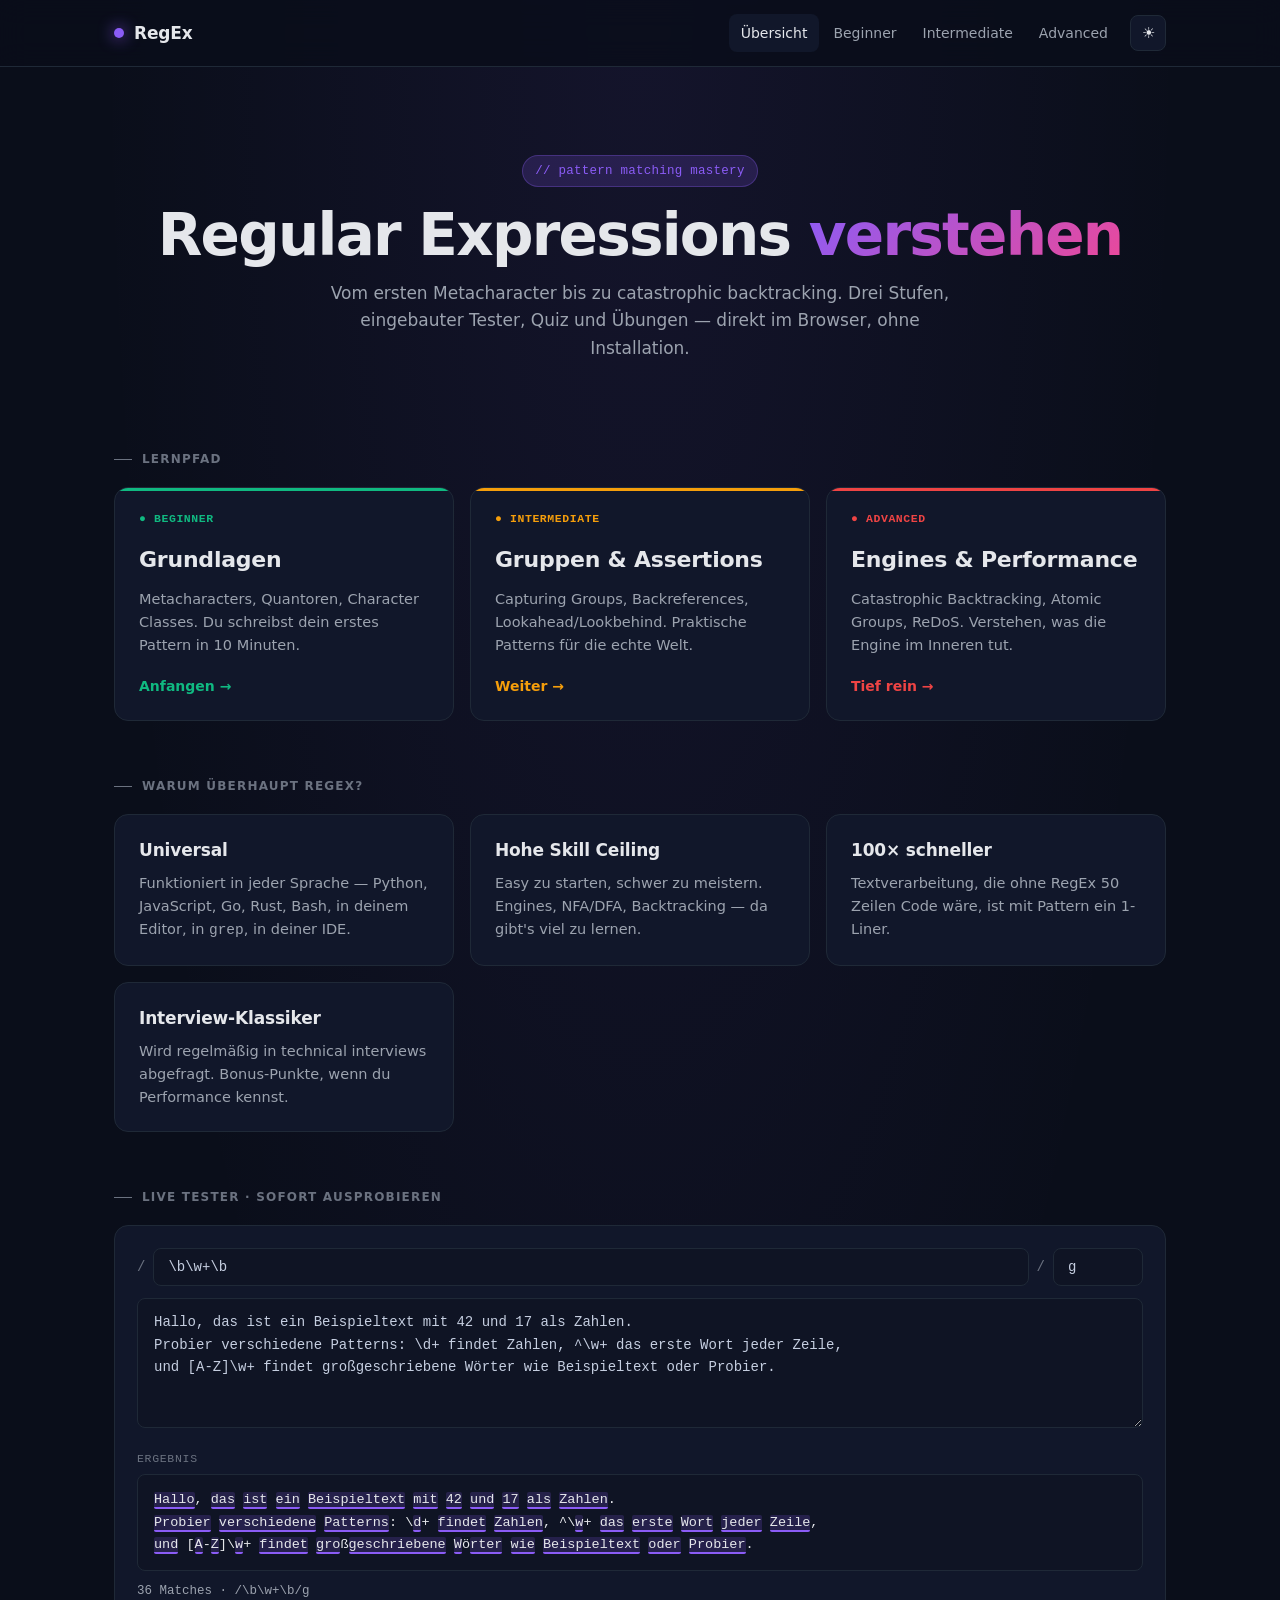
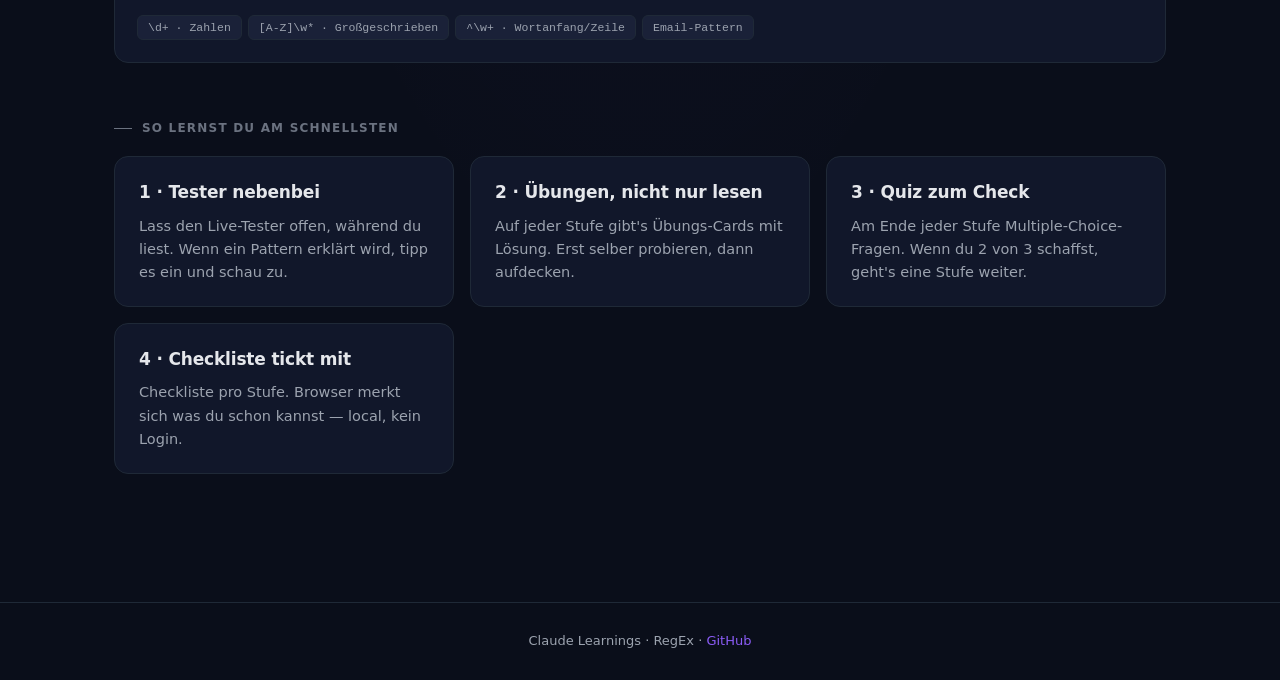
<file: regex/site/index.html>
<!DOCTYPE html>
<html lang="de" data-theme="dark">
<head>
  <meta charset="UTF-8">
  <meta name="viewport" content="width=device-width, initial-scale=1.0">
  <title>Loading… · Claude Learnings</title>
  <link rel="stylesheet" href="../../shared/styles.css">
</head>
<body data-page="index">
  <script src="data.js"></script>
  <script src="../../shared/render.js"></script>
</body>
</html>
</file>
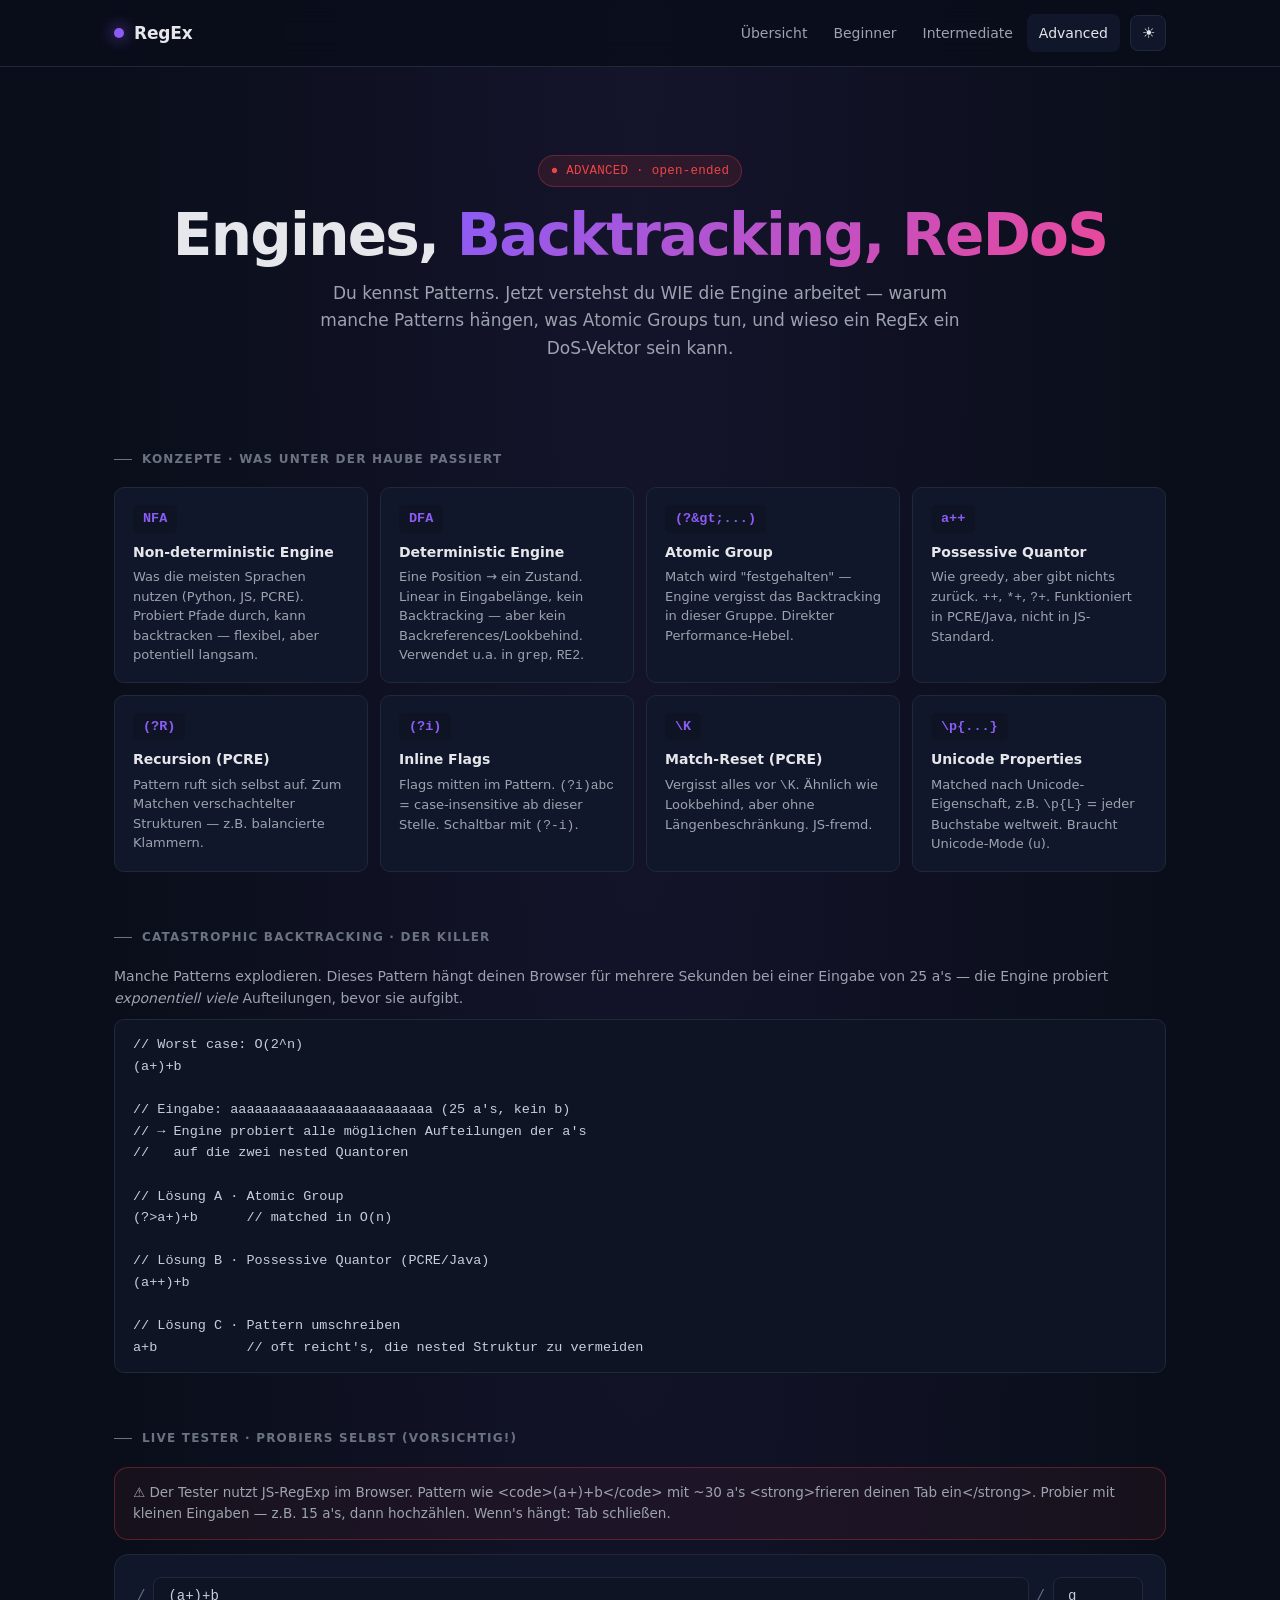
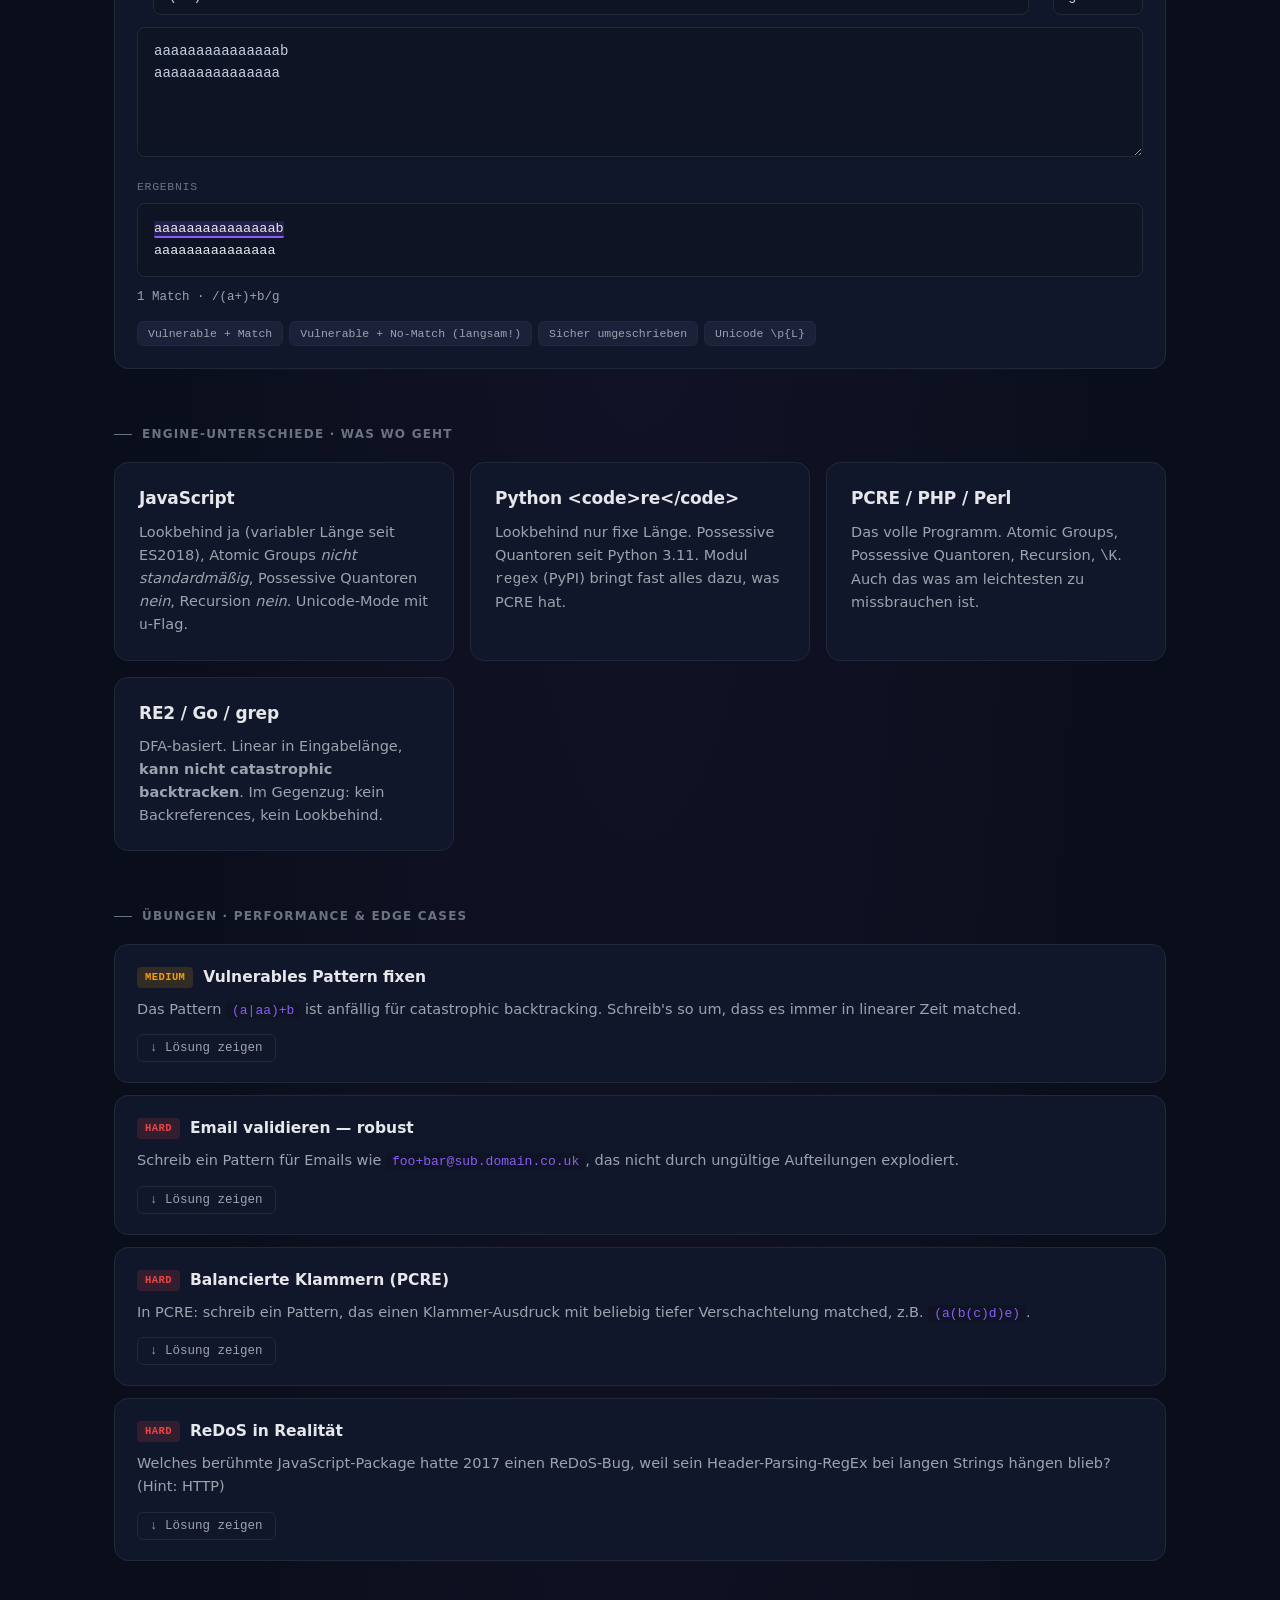
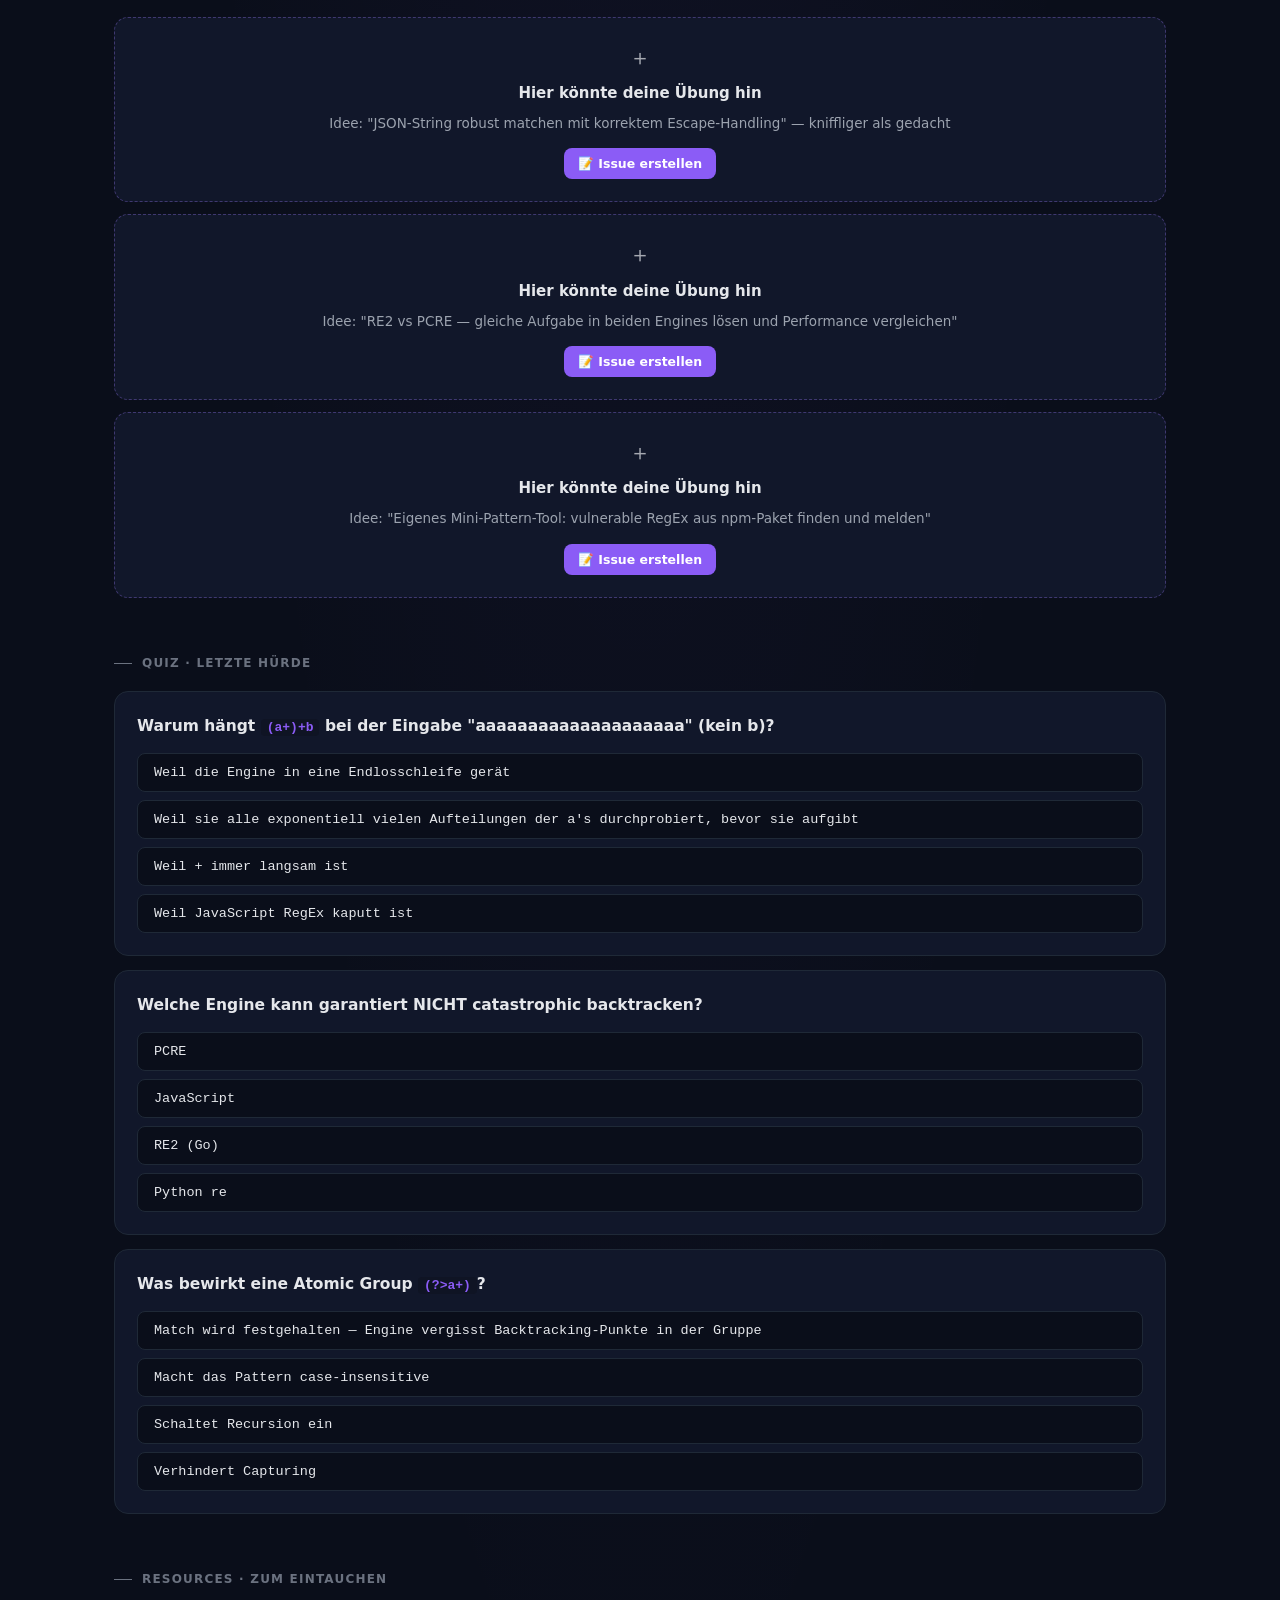
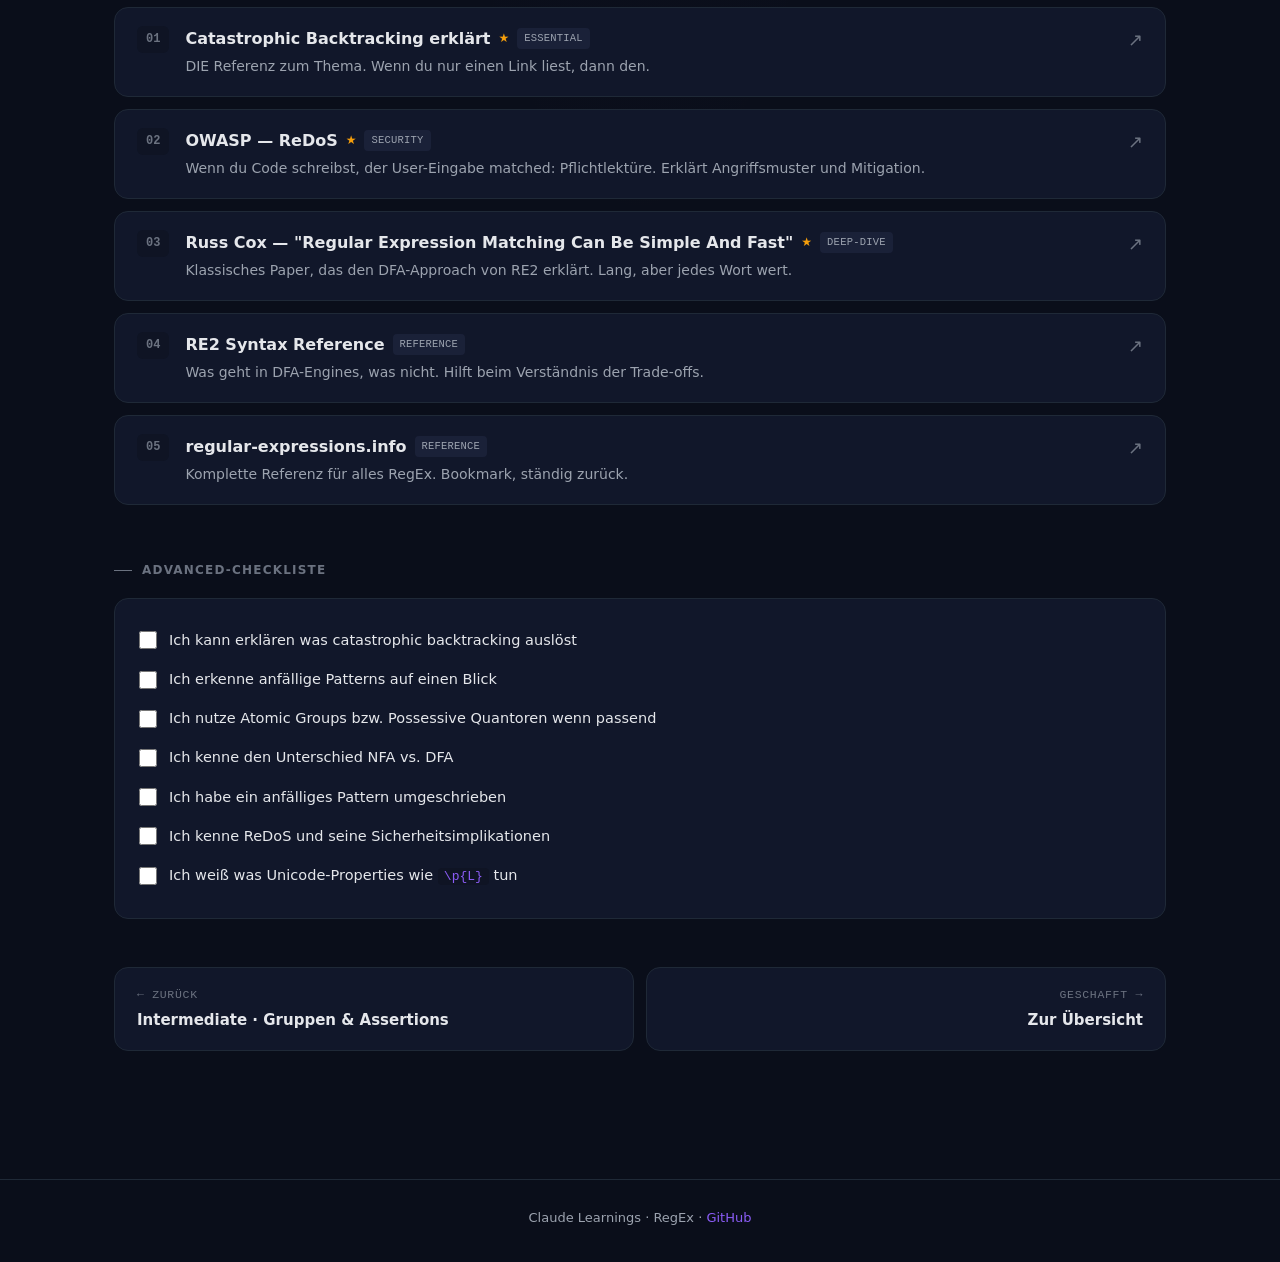
<file: regex/site/advanced.html>
<!DOCTYPE html>
<html lang="de" data-theme="dark">
<head>
  <meta charset="UTF-8">
  <meta name="viewport" content="width=device-width, initial-scale=1.0">
  <title>Loading… · Claude Learnings</title>
  <link rel="stylesheet" href="../../shared/styles.css">
</head>
<body data-page="advanced">
  <script src="data.js"></script>
  <script src="../../shared/render.js"></script>
</body>
</html>
</file>
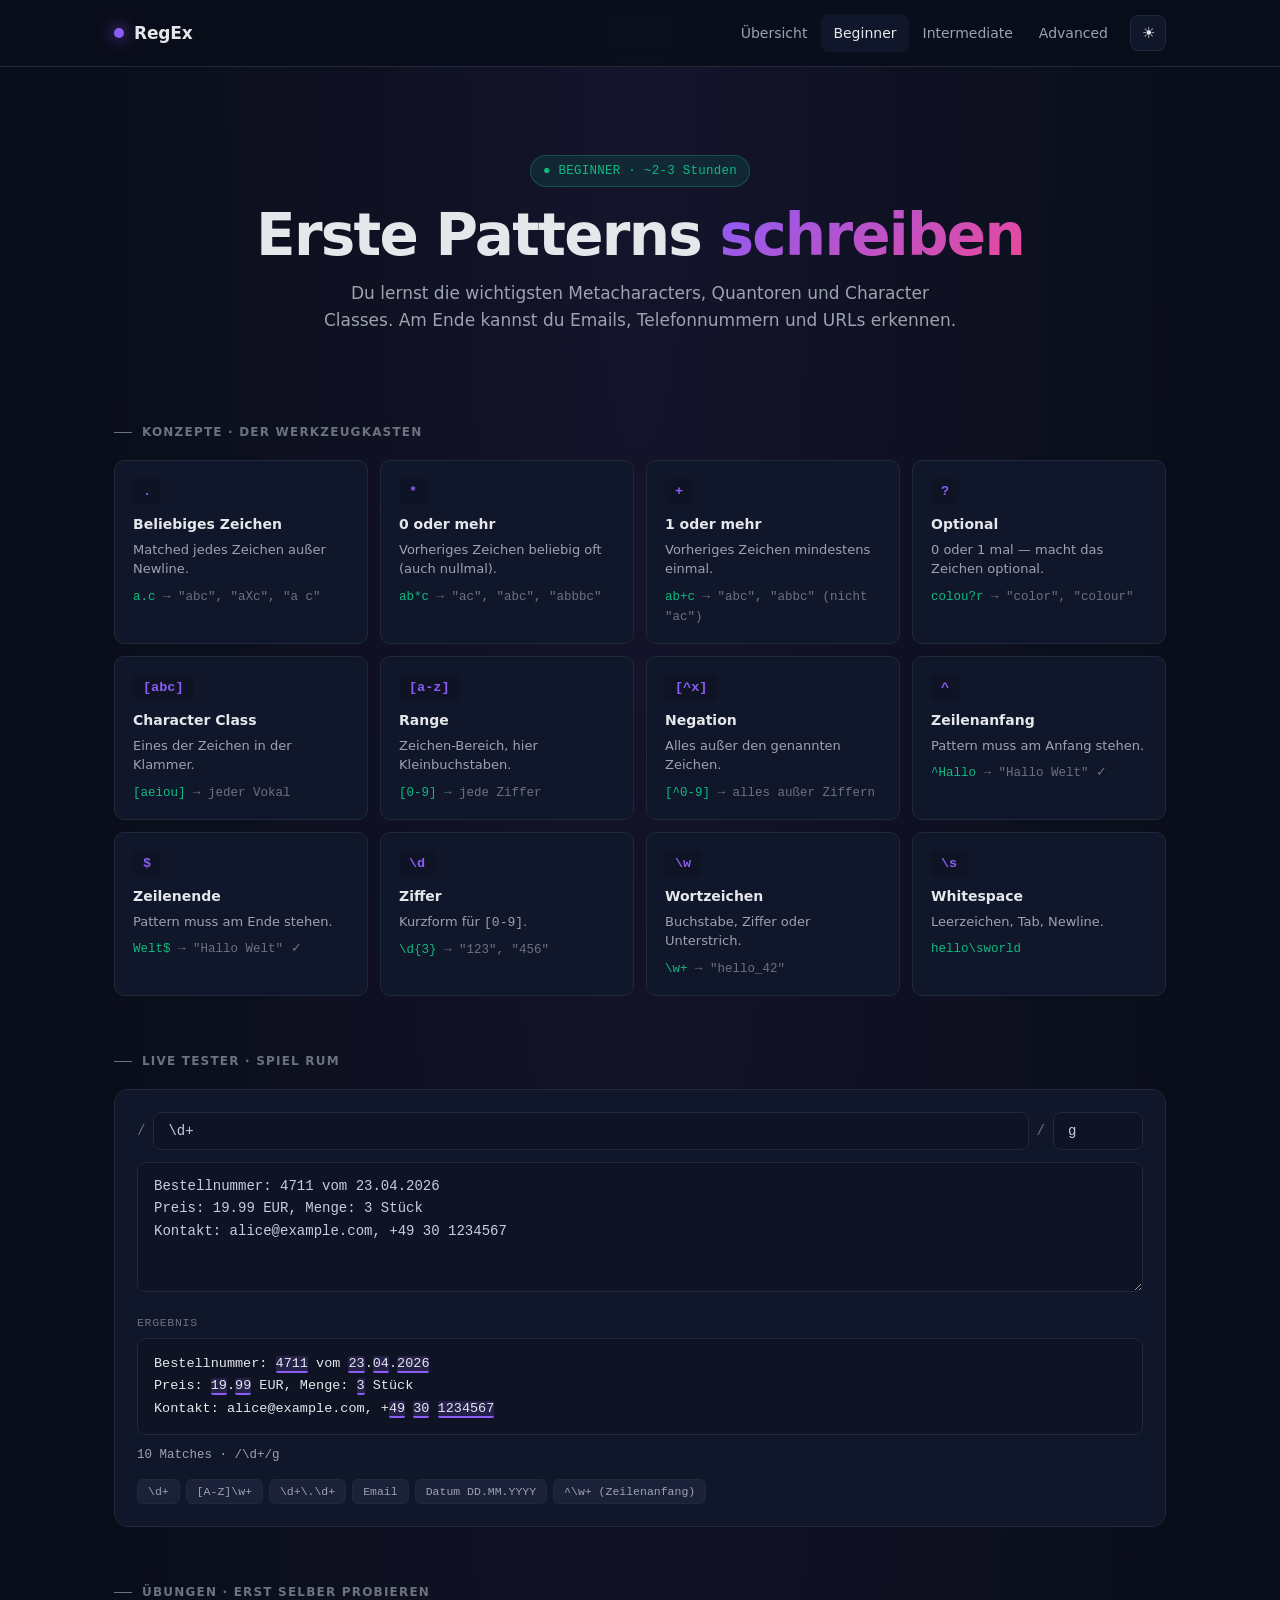
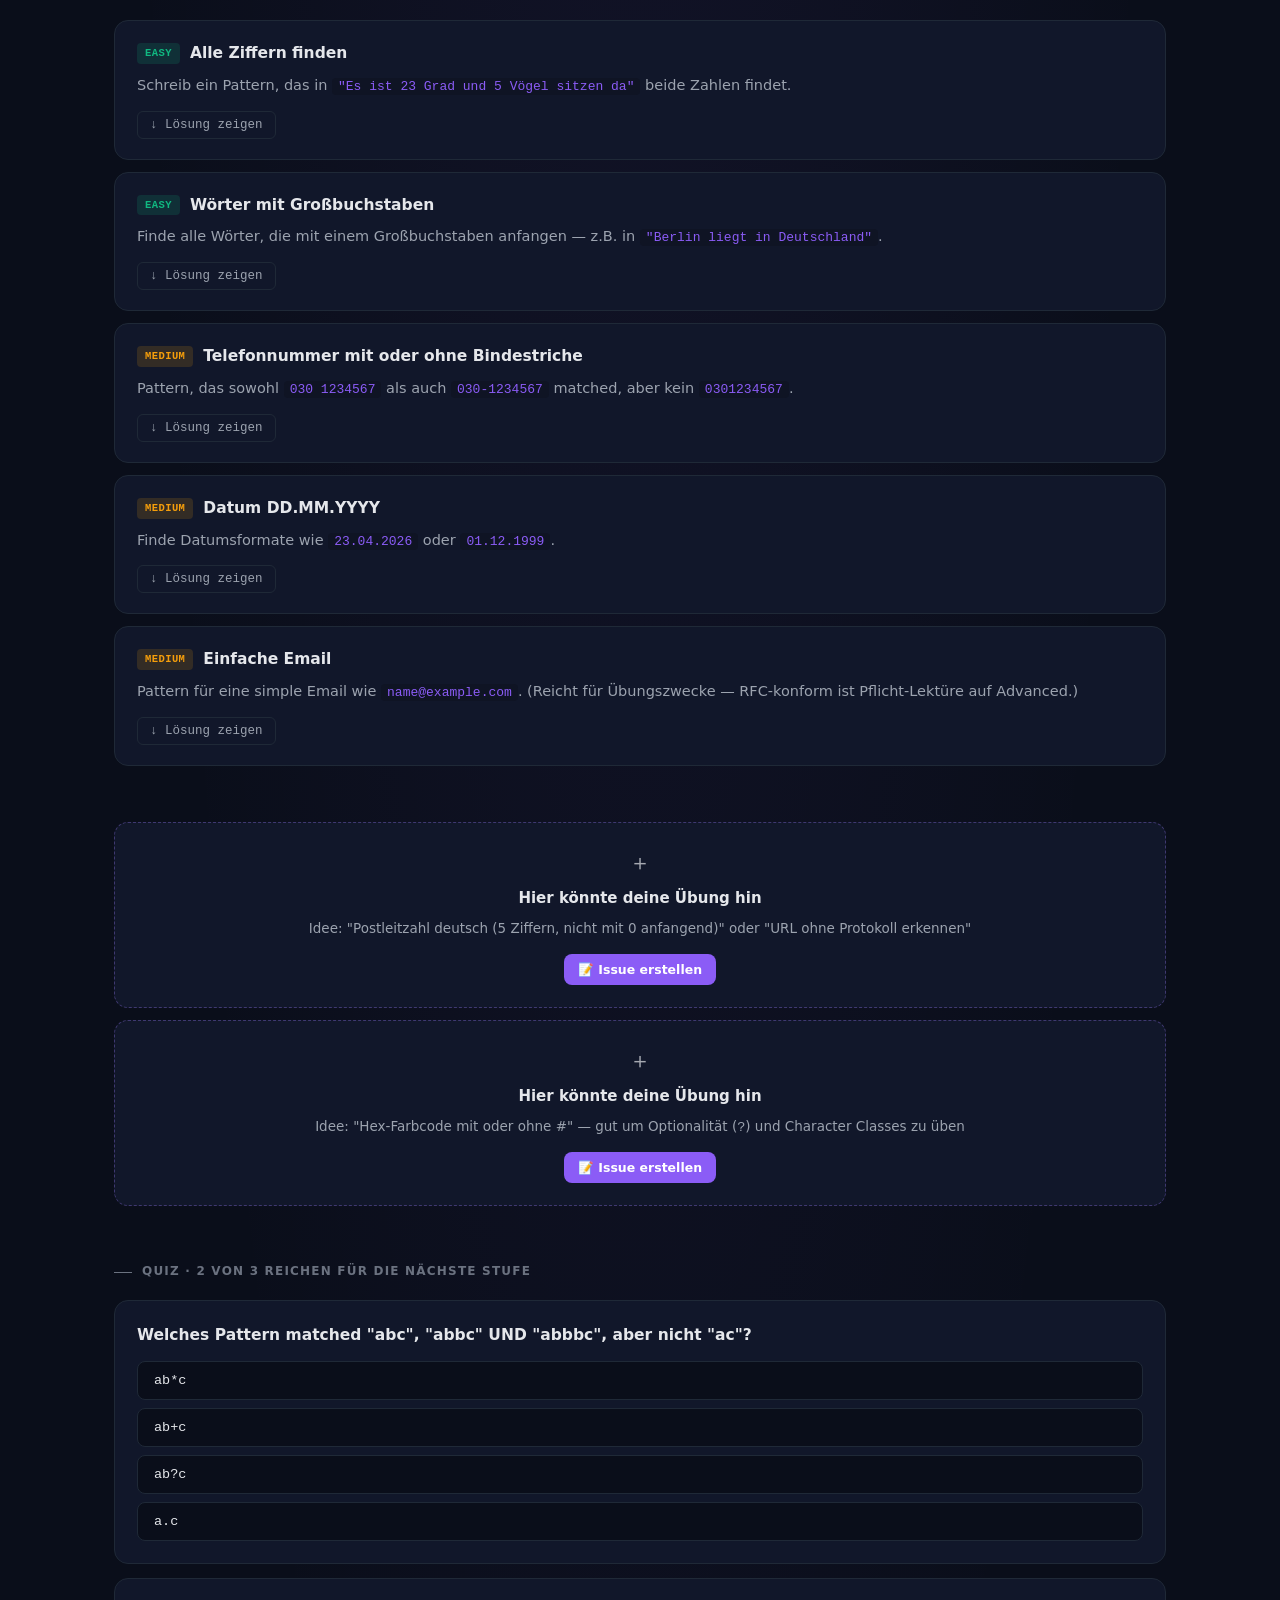
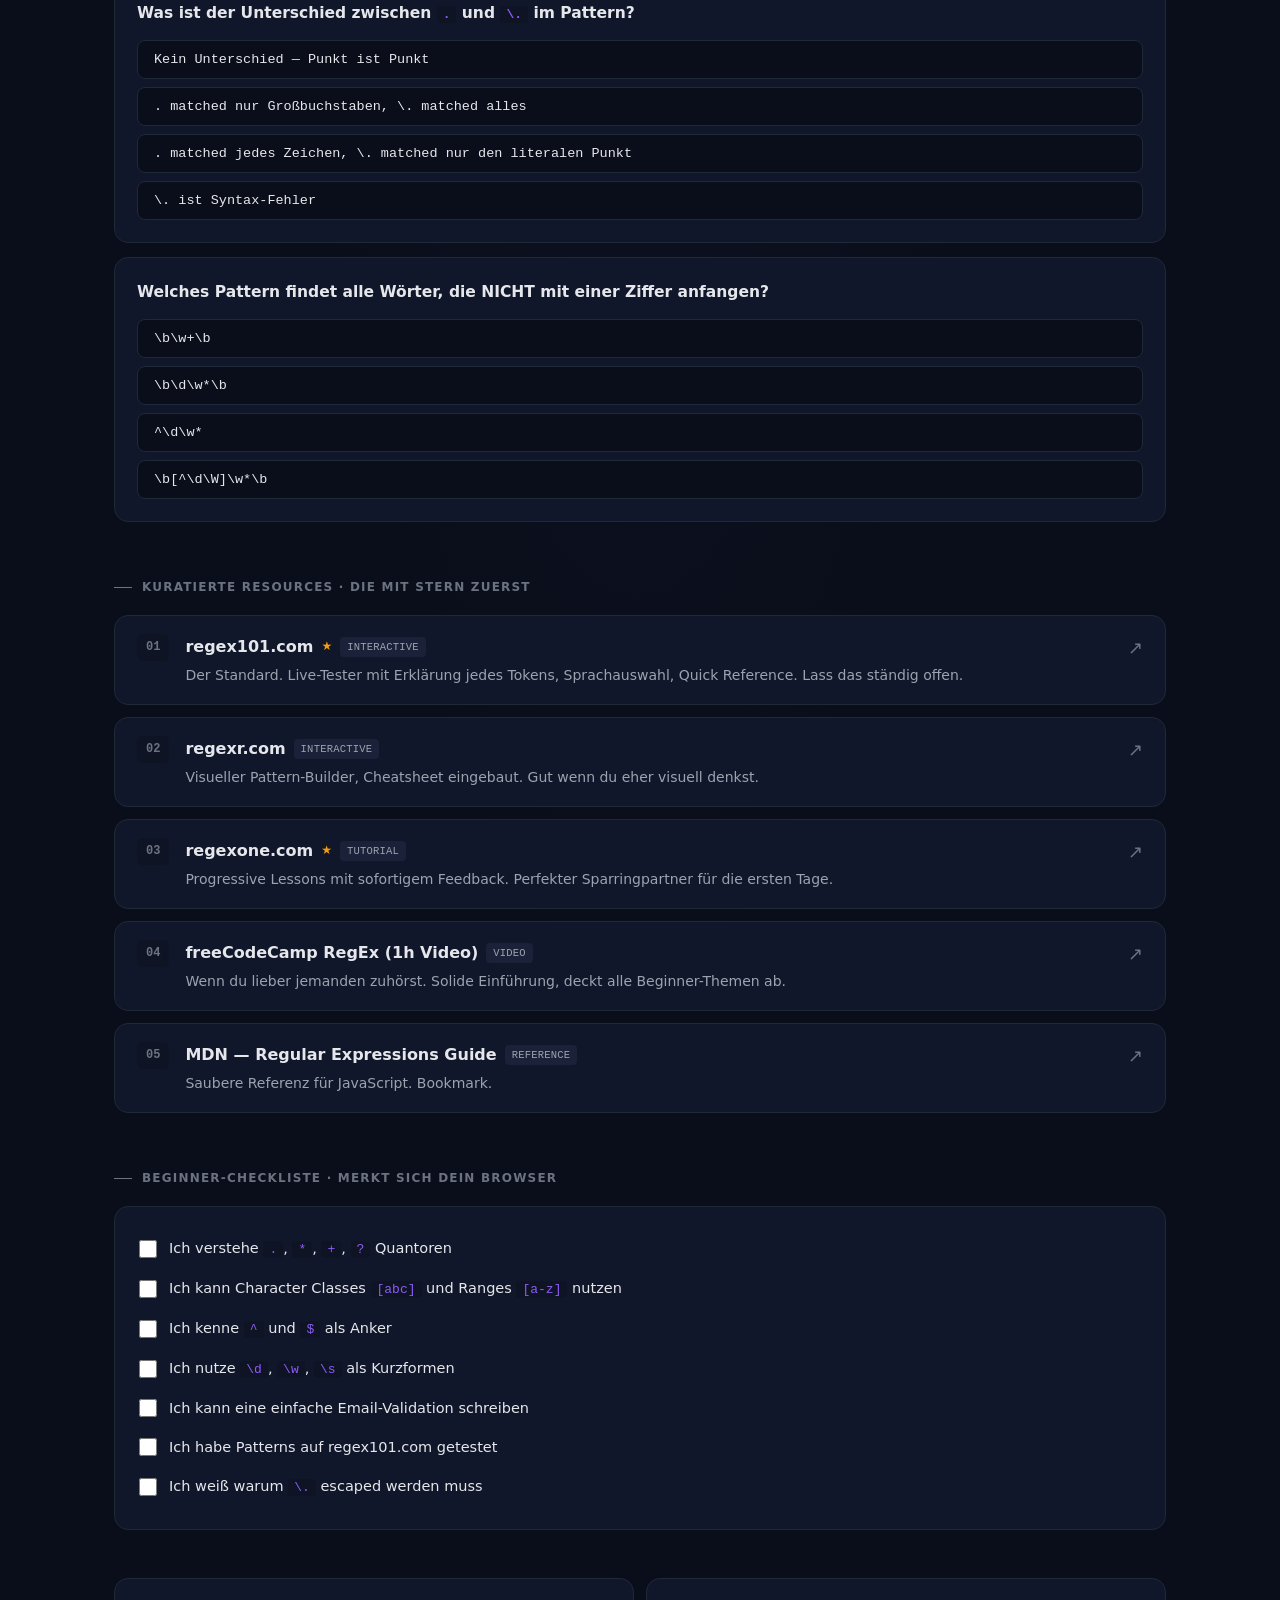
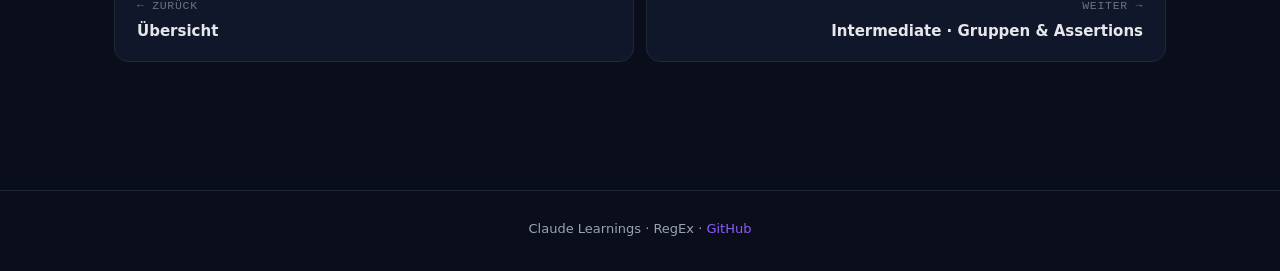
<file: regex/site/beginner.html>
<!DOCTYPE html>
<html lang="de" data-theme="dark">
<head>
  <meta charset="UTF-8">
  <meta name="viewport" content="width=device-width, initial-scale=1.0">
  <title>Loading… · Claude Learnings</title>
  <link rel="stylesheet" href="../../shared/styles.css">
</head>
<body data-page="beginner">
  <script src="data.js"></script>
  <script src="../../shared/render.js"></script>
</body>
</html>
</file>
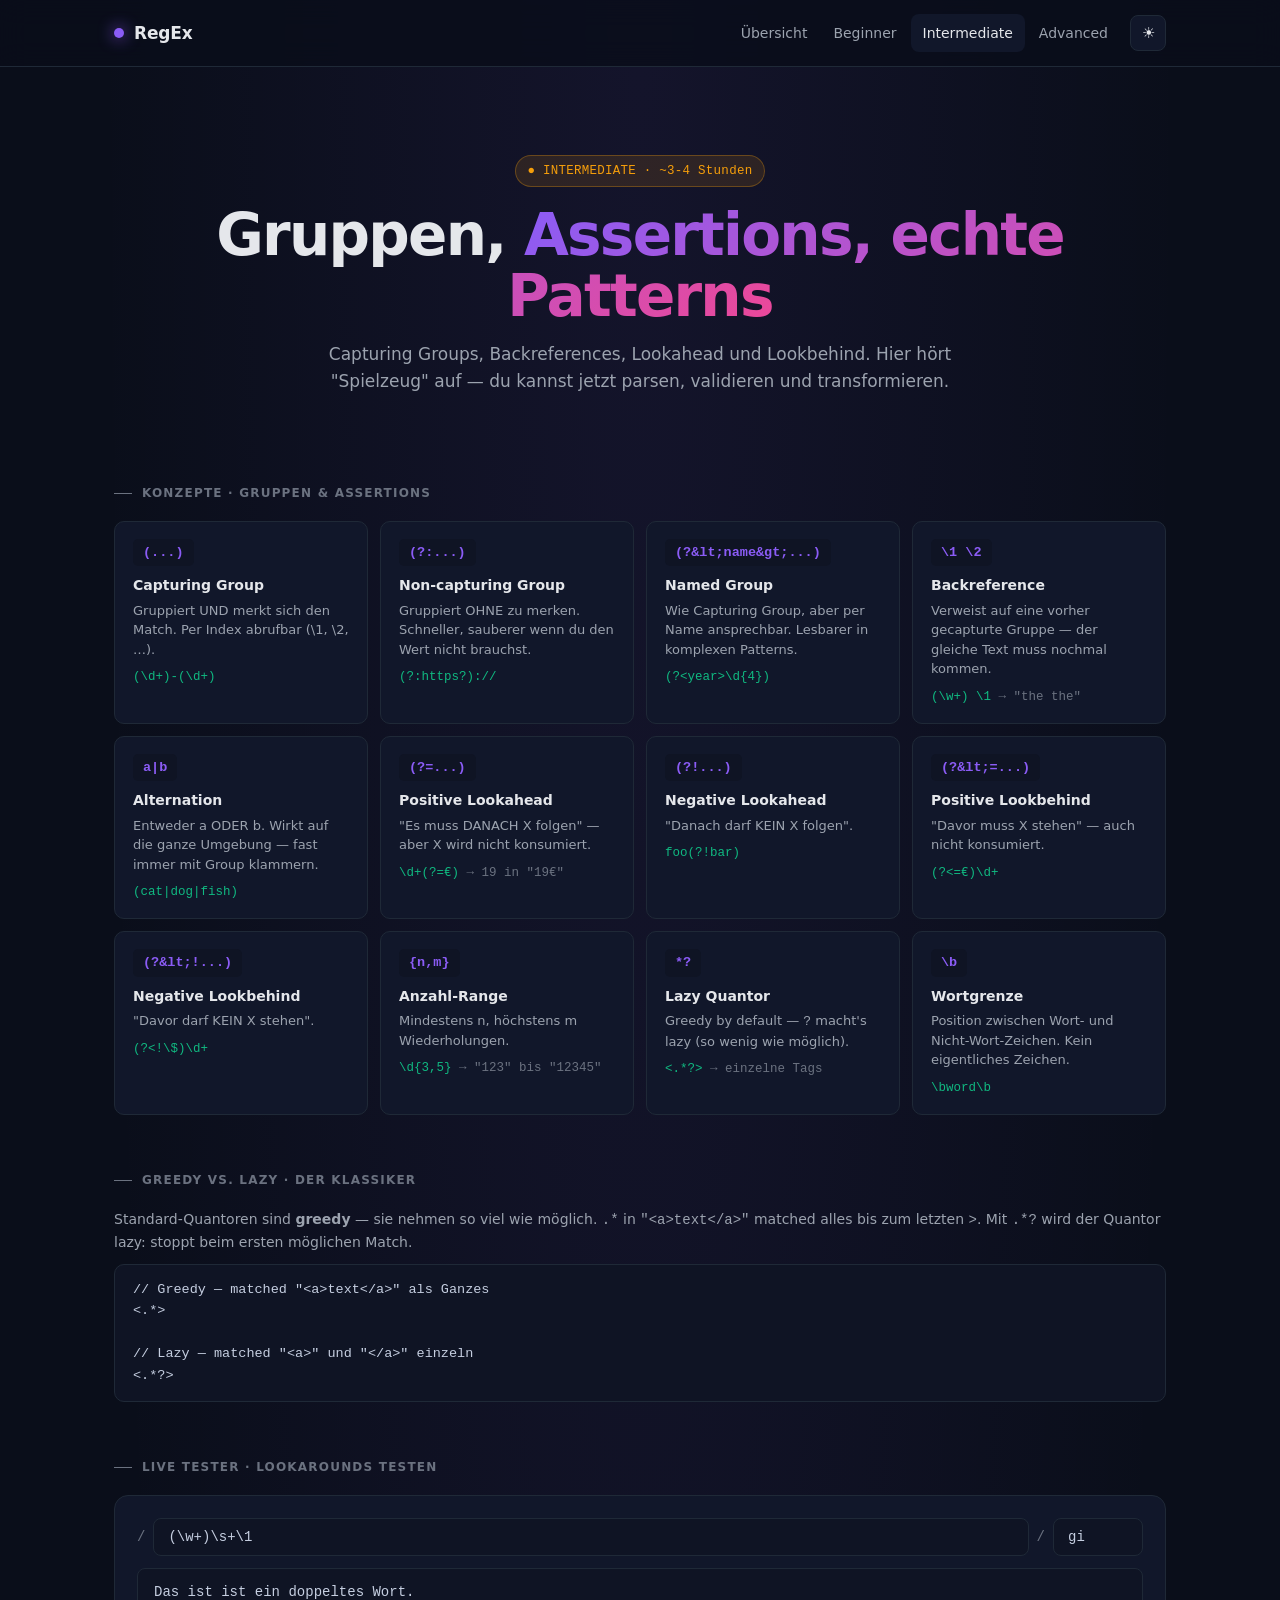
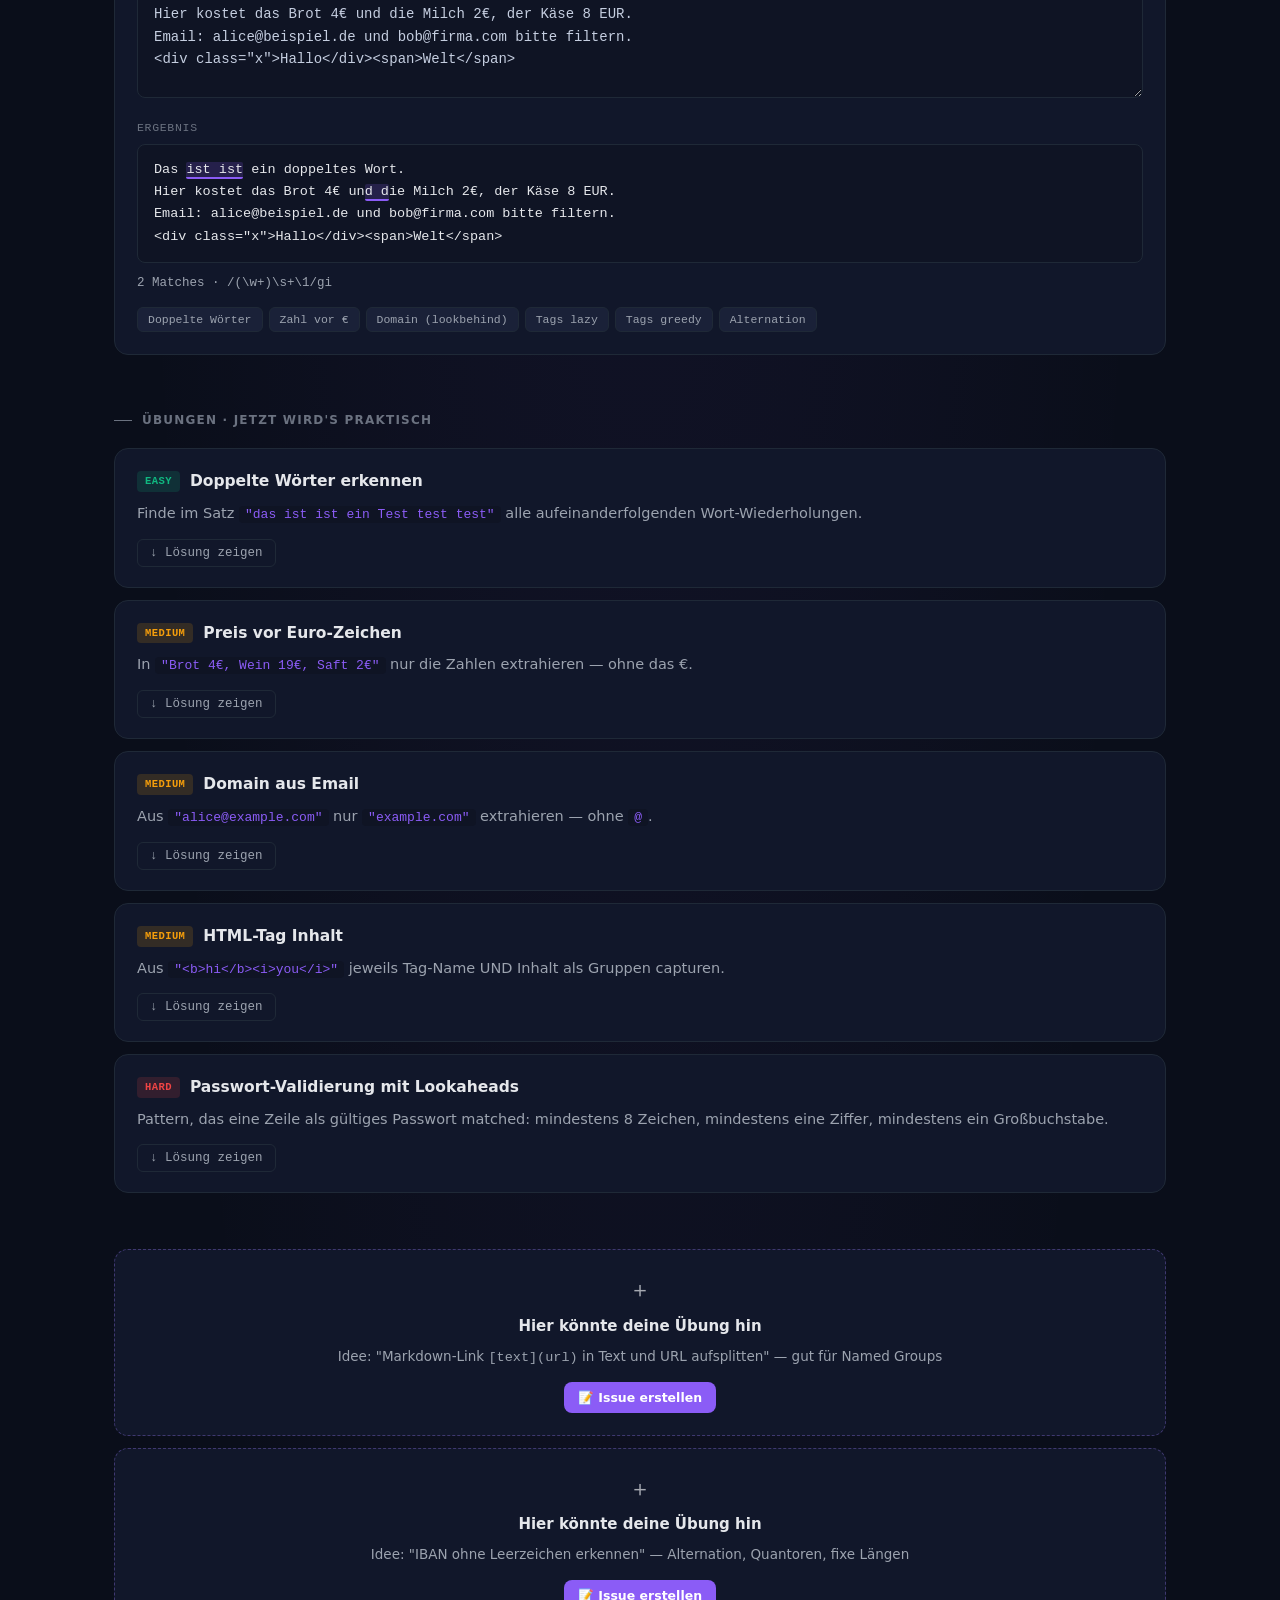
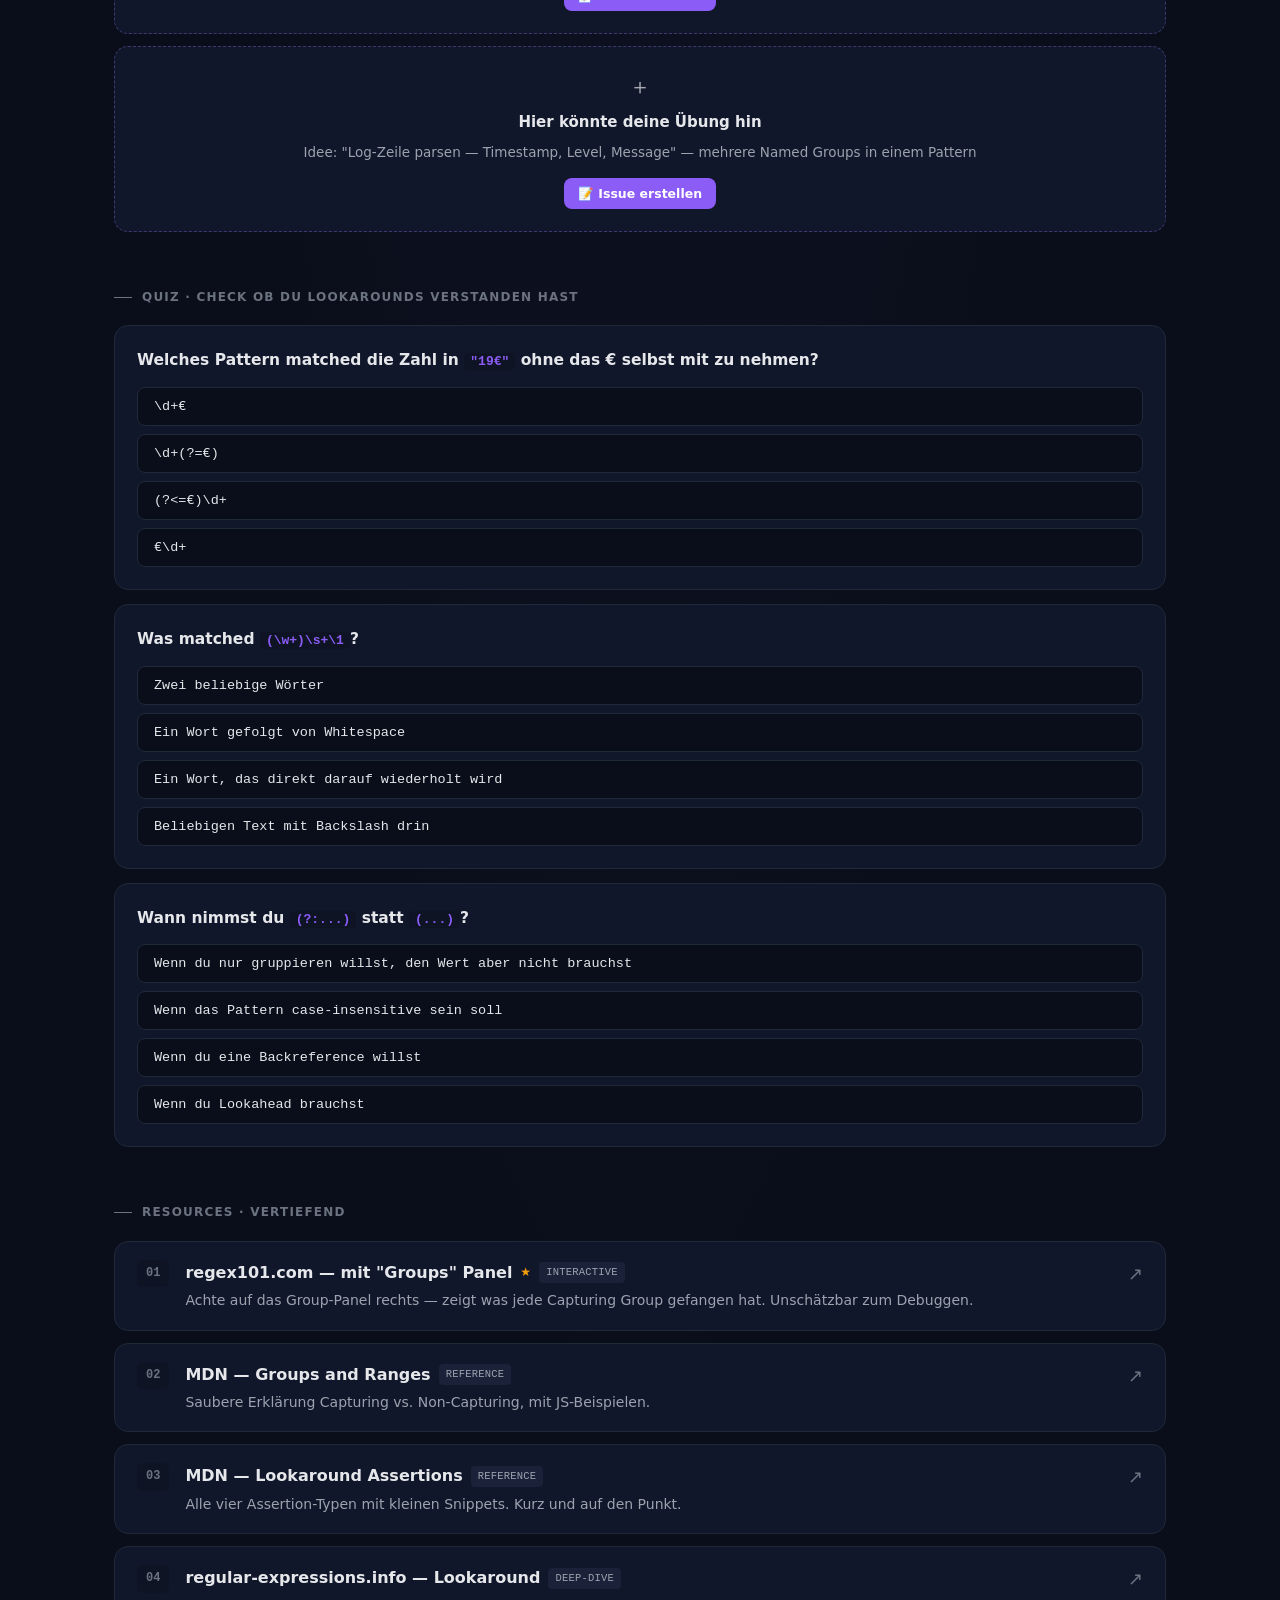
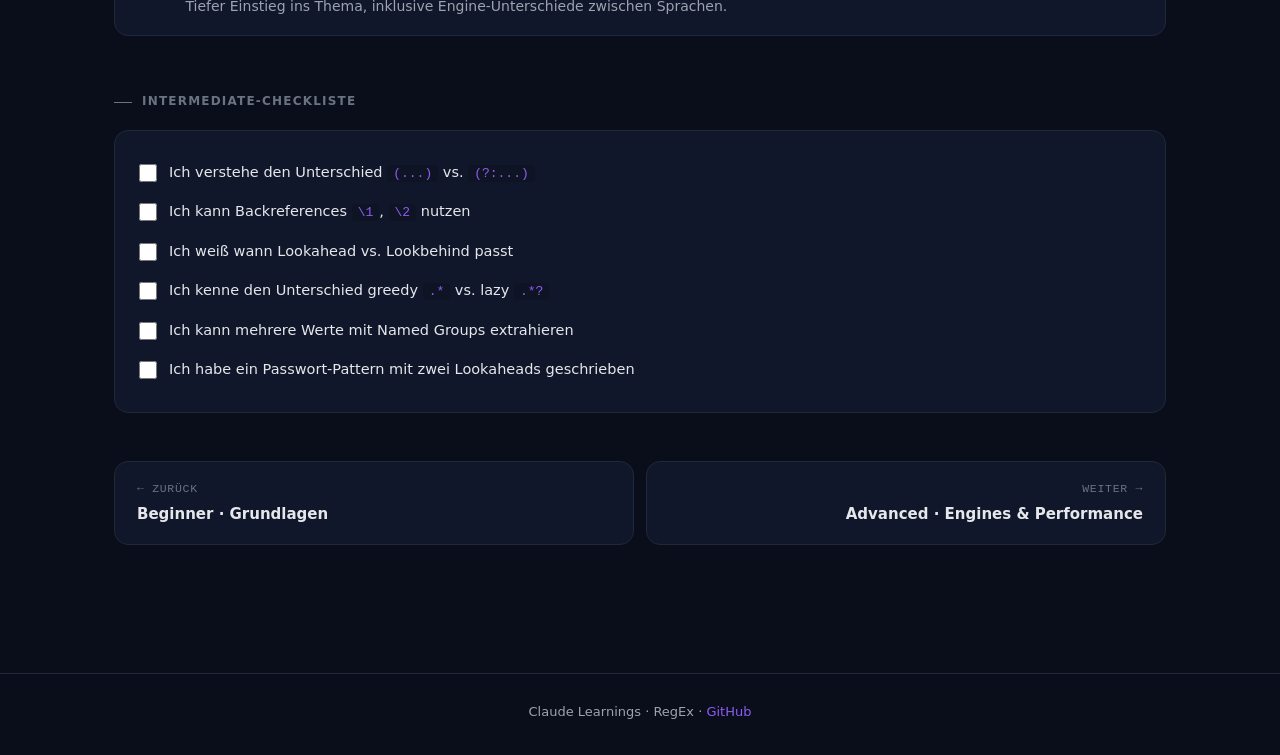
<file: regex/site/intermediate.html>
<!DOCTYPE html>
<html lang="de" data-theme="dark">
<head>
  <meta charset="UTF-8">
  <meta name="viewport" content="width=device-width, initial-scale=1.0">
  <title>Loading… · Claude Learnings</title>
  <link rel="stylesheet" href="../../shared/styles.css">
</head>
<body data-page="intermediate">
  <script src="data.js"></script>
  <script src="../../shared/render.js"></script>
</body>
</html>
</file>
<file: shared/styles.css>
/* ====== Design tokens ====== */
:root {
  --bg: #0a0e1a;
  --surface: #11172a;
  --surface-2: #1a2138;
  --border: #1f2937;
  --text: #e5e7eb;
  --text-muted: #9ca3af;
  --text-dim: #6b7280;
  --brand: #8b5cf6;
  --brand-2: #ec4899;
  --brand-glow: rgba(139, 92, 246, 0.18);
  --green: #10b981;
  --yellow: #f59e0b;
  --red: #ef4444;
  --code-bg: #0f1424;
  --code-text: #c5cee0;
  --shadow: 0 6px 24px rgba(0, 0, 0, 0.35);
  --radius: 14px;
  --font-sans: -apple-system, BlinkMacSystemFont, "Segoe UI", Roboto, Inter, system-ui, sans-serif;
  --font-mono: "JetBrains Mono", "Cascadia Code", "SF Mono", Consolas, monospace;
}

[data-theme="light"] {
  --bg: #fafafa;
  --surface: #ffffff;
  --surface-2: #f3f4f6;
  --border: #e5e7eb;
  --text: #111827;
  --text-muted: #4b5563;
  --text-dim: #9ca3af;
  --code-bg: #f3f4f6;
  --code-text: #111827;
  --shadow: 0 4px 16px rgba(0, 0, 0, 0.06);
}

* { box-sizing: border-box; margin: 0; padding: 0; }
html { scroll-behavior: smooth; }
body {
  font-family: var(--font-sans);
  background:
    radial-gradient(ellipse at top, rgba(139,92,246,0.08), transparent 60%),
    var(--bg);
  color: var(--text);
  line-height: 1.6;
  min-height: 100vh;
  -webkit-font-smoothing: antialiased;
}

/* ====== Header ====== */
.site-header {
  position: sticky;
  top: 0;
  background: color-mix(in srgb, var(--bg) 85%, transparent);
  backdrop-filter: blur(14px);
  -webkit-backdrop-filter: blur(14px);
  border-bottom: 1px solid var(--border);
  z-index: 100;
}
.header-inner {
  max-width: 1100px;
  margin: 0 auto;
  padding: 14px 24px;
  display: flex;
  align-items: center;
  justify-content: space-between;
  gap: 24px;
}
.logo {
  font-weight: 700;
  font-size: 17px;
  text-decoration: none;
  color: var(--text);
  display: flex;
  align-items: center;
  gap: 10px;
  letter-spacing: -0.01em;
}
.logo-dot {
  width: 10px;
  height: 10px;
  border-radius: 50%;
  background: var(--brand);
  box-shadow: 0 0 16px var(--brand);
}
.nav { display: flex; gap: 2px; align-items: center; }
.nav a {
  text-decoration: none;
  color: var(--text-muted);
  padding: 8px 12px;
  border-radius: 8px;
  font-size: 14px;
  font-weight: 500;
  transition: all 0.15s ease;
}
.nav a:hover { color: var(--text); background: var(--surface); }
.nav a.active { color: var(--text); background: var(--surface); }
.theme-toggle {
  background: var(--surface);
  border: 1px solid var(--border);
  color: var(--text);
  width: 36px;
  height: 36px;
  border-radius: 8px;
  cursor: pointer;
  font-size: 15px;
  margin-left: 8px;
  display: flex;
  align-items: center;
  justify-content: center;
  transition: all 0.15s ease;
}
.theme-toggle:hover { border-color: var(--brand); }

/* ====== Container ====== */
.container { max-width: 1100px; margin: 0 auto; padding: 32px 24px 48px; }

/* ====== Hero ====== */
.hero { padding: 56px 0 32px; text-align: center; }
.eyebrow {
  display: inline-block;
  font-family: var(--font-mono);
  font-size: 12.5px;
  color: var(--brand);
  background: var(--brand-glow);
  border: 1px solid color-mix(in srgb, var(--brand) 30%, transparent);
  padding: 5px 12px;
  border-radius: 999px;
  margin-bottom: 18px;
  letter-spacing: 0.02em;
}
.eyebrow.green { color: var(--green); background: rgba(16,185,129,0.12); border-color: rgba(16,185,129,0.3); }
.eyebrow.yellow { color: var(--yellow); background: rgba(245,158,11,0.12); border-color: rgba(245,158,11,0.3); }
.eyebrow.red { color: var(--red); background: rgba(239,68,68,0.12); border-color: rgba(239,68,68,0.3); }

.hero h1 {
  font-size: clamp(34px, 5.5vw, 58px);
  font-weight: 800;
  letter-spacing: -0.03em;
  margin-bottom: 14px;
  line-height: 1.05;
}
.hero h1 .gradient {
  background: linear-gradient(135deg, var(--brand), var(--brand-2));
  -webkit-background-clip: text;
  background-clip: text;
  color: transparent;
}
.hero p {
  font-size: 17px;
  color: var(--text-muted);
  max-width: 640px;
  margin: 0 auto;
}

/* ====== Section ====== */
.section { margin-top: 56px; }
.section-title {
  font-size: 12px;
  font-weight: 700;
  text-transform: uppercase;
  letter-spacing: 0.1em;
  color: var(--text-dim);
  margin-bottom: 18px;
  display: flex;
  align-items: center;
  gap: 10px;
}
.section-title::before {
  content: "";
  width: 18px;
  height: 1px;
  background: var(--text-dim);
}

/* ====== Cards ====== */
.card-grid { display: grid; grid-template-columns: repeat(auto-fit, minmax(280px, 1fr)); gap: 16px; }
.card {
  background: var(--surface);
  border: 1px solid var(--border);
  border-radius: var(--radius);
  padding: 22px 24px;
  transition: all 0.2s ease;
}
.card:hover { border-color: color-mix(in srgb, var(--brand) 60%, var(--border)); transform: translateY(-2px); box-shadow: var(--shadow); }
.card h3 { font-size: 17px; margin-bottom: 8px; letter-spacing: -0.01em; }
.card p { color: var(--text-muted); font-size: 14.5px; }

.level-card {
  display: flex;
  flex-direction: column;
  text-decoration: none;
  color: inherit;
  position: relative;
  overflow: hidden;
  cursor: pointer;
}
.level-card::before {
  content: "";
  position: absolute;
  top: 0; left: 0;
  width: 100%;
  height: 3px;
  background: var(--accent, var(--brand));
}
.level-card.beginner { --accent: var(--green); }
.level-card.intermediate { --accent: var(--yellow); }
.level-card.advanced { --accent: var(--red); }
.level-card .level-badge {
  display: inline-flex;
  align-items: center;
  gap: 6px;
  font-family: var(--font-mono);
  font-size: 11.5px;
  color: var(--accent);
  margin-bottom: 14px;
  font-weight: 600;
  letter-spacing: 0.05em;
}
.level-card h3 { font-size: 22px; margin-bottom: 10px; }
.level-card p { flex-grow: 1; margin-bottom: 18px; }
.level-card .arrow { color: var(--accent); font-weight: 600; font-size: 14px; }

/* ====== Concepts ====== */
.concept-grid { display: grid; grid-template-columns: repeat(auto-fit, minmax(240px, 1fr)); gap: 12px; }
.concept {
  background: var(--surface);
  border: 1px solid var(--border);
  border-radius: 10px;
  padding: 16px 18px;
}
.concept-symbol {
  display: inline-block;
  font-family: var(--font-mono);
  background: var(--code-bg);
  color: var(--brand);
  padding: 3px 10px;
  border-radius: 5px;
  font-size: 13.5px;
  font-weight: 600;
  margin-bottom: 8px;
  word-break: break-word;
}
.concept-title { font-size: 14px; font-weight: 600; margin-bottom: 4px; }
.concept-desc { color: var(--text-muted); font-size: 13px; line-height: 1.5; }
.concept-example {
  margin-top: 8px;
  font-family: var(--font-mono);
  font-size: 12.5px;
  color: var(--text-dim);
}
.concept-example code { color: var(--green); }

/* ====== Resource list ====== */
.resource-list { display: flex; flex-direction: column; gap: 12px; }
.resource {
  background: var(--surface);
  border: 1px solid var(--border);
  border-radius: var(--radius);
  padding: 18px 22px;
  display: flex;
  gap: 16px;
  align-items: start;
  text-decoration: none;
  color: inherit;
  transition: all 0.15s ease;
}
.resource:hover { border-color: color-mix(in srgb, var(--brand) 60%, var(--border)); background: var(--surface-2); }
.resource-rank {
  font-family: var(--font-mono);
  font-size: 12px;
  color: var(--text-dim);
  font-weight: 600;
  flex-shrink: 0;
  background: var(--code-bg);
  padding: 4px 9px;
  border-radius: 6px;
}
.resource-body { flex-grow: 1; min-width: 0; }
.resource-title {
  font-weight: 600;
  margin-bottom: 4px;
  display: flex;
  align-items: center;
  gap: 8px;
  flex-wrap: wrap;
}
.resource-title .star { color: var(--yellow); font-size: 12px; }
.resource-desc { color: var(--text-muted); font-size: 14px; }
.resource-tag {
  display: inline-block;
  font-family: var(--font-mono);
  font-size: 10.5px;
  padding: 2px 7px;
  border-radius: 4px;
  background: var(--surface-2);
  color: var(--text-muted);
  margin-right: 4px;
  font-weight: 500;
  letter-spacing: 0.02em;
  text-transform: uppercase;
}
.resource-arrow { color: var(--text-dim); font-size: 18px; flex-shrink: 0; }

/* ====== Code showcase ====== */
.code-block {
  background: var(--code-bg);
  border: 1px solid var(--border);
  border-radius: 10px;
  padding: 14px 18px;
  font-family: var(--font-mono);
  font-size: 13.5px;
  color: var(--code-text);
  overflow-x: auto;
  line-height: 1.6;
  white-space: pre;
}
.code-caption {
  color: var(--text-muted);
  font-size: 14px;
  margin-bottom: 10px;
}

/* ====== RegEx Tester ====== */
.tester {
  background: var(--surface);
  border: 1px solid var(--border);
  border-radius: var(--radius);
  padding: 22px;
}
.tester-row { display: flex; gap: 8px; margin-bottom: 12px; align-items: center; }
.tester-prefix { font-family: var(--font-mono); color: var(--text-dim); font-size: 14px; user-select: none; }
.tester-input {
  flex-grow: 1;
  background: var(--code-bg);
  border: 1px solid var(--border);
  color: var(--code-text);
  font-family: var(--font-mono);
  font-size: 14px;
  padding: 10px 14px;
  border-radius: 8px;
  outline: none;
  transition: border-color 0.15s;
}
.tester-input:focus { border-color: var(--brand); }
.tester-flags { width: 90px; flex-grow: 0; }
.tester-textarea {
  width: 100%;
  min-height: 130px;
  background: var(--code-bg);
  border: 1px solid var(--border);
  color: var(--code-text);
  font-family: var(--font-mono);
  font-size: 14px;
  padding: 12px 16px;
  border-radius: 8px;
  outline: none;
  resize: vertical;
  line-height: 1.6;
  transition: border-color 0.15s;
}
.tester-textarea:focus { border-color: var(--brand); }
.tester-result-label {
  font-size: 11.5px;
  color: var(--text-dim);
  margin-top: 14px;
  margin-bottom: 6px;
  font-family: var(--font-mono);
  text-transform: uppercase;
  letter-spacing: 0.06em;
}
.tester-result {
  padding: 14px 16px;
  background: var(--code-bg);
  border-radius: 8px;
  border: 1px solid var(--border);
  font-family: var(--font-mono);
  font-size: 13.5px;
  white-space: pre-wrap;
  word-break: break-word;
  min-height: 56px;
  line-height: 1.65;
}
.tester-match {
  background: var(--brand-glow);
  border-bottom: 2px solid var(--brand);
  color: var(--text);
  border-radius: 2px;
}
.tester-error { color: var(--red); font-size: 13px; }
.tester-meta { margin-top: 10px; font-size: 12.5px; color: var(--text-muted); font-family: var(--font-mono); }
.tester-presets { display: flex; flex-wrap: wrap; gap: 6px; margin-top: 14px; }
.tester-preset {
  background: var(--surface-2);
  border: 1px solid var(--border);
  color: var(--text-muted);
  font-family: var(--font-mono);
  font-size: 11.5px;
  padding: 5px 10px;
  border-radius: 6px;
  cursor: pointer;
  transition: all 0.15s;
}
.tester-preset:hover { border-color: var(--brand); color: var(--text); }

.tester-warning {
  background: rgba(239,68,68,0.06);
  border: 1px solid rgba(239,68,68,0.3);
  border-radius: var(--radius);
  padding: 14px 18px;
  font-size: 13.5px;
  color: var(--text-muted);
  margin-bottom: 14px;
}

/* ====== Type Specimen ====== */
.specimen-grid {
  display: grid;
  grid-template-columns: repeat(auto-fit, minmax(280px, 1fr));
  gap: 12px;
}
.specimen {
  background: var(--surface);
  border: 1px solid var(--border);
  border-radius: var(--radius);
  padding: 24px 20px;
}
.specimen-label {
  font-family: var(--font-mono);
  font-size: 11px;
  color: var(--text-dim);
  text-transform: uppercase;
  letter-spacing: 0.08em;
  margin-bottom: 6px;
}
.specimen-stack {
  font-family: var(--font-mono);
  font-size: 11.5px;
  color: var(--text-muted);
  margin-bottom: 12px;
  word-break: break-all;
}
.specimen-sample {
  font-size: 36px;
  line-height: 1.2;
  letter-spacing: -0.01em;
  word-break: break-word;
}
.specimen-sample-input {
  width: 100%;
  background: var(--code-bg);
  border: 1px solid var(--border);
  color: var(--code-text);
  font-family: var(--font-mono);
  font-size: 14px;
  padding: 10px 14px;
  border-radius: 8px;
  outline: none;
  margin-bottom: 14px;
  transition: border-color 0.15s;
}
.specimen-sample-input:focus { border-color: var(--brand); }

/* ====== Exercise card ====== */
.exercise {
  background: var(--surface);
  border: 1px solid var(--border);
  border-radius: var(--radius);
  padding: 20px 22px;
  margin-bottom: 12px;
}
.exercise-header { display: flex; align-items: center; gap: 10px; margin-bottom: 8px; flex-wrap: wrap; }
.exercise-badge {
  font-family: var(--font-mono);
  font-size: 10.5px;
  padding: 2px 8px;
  border-radius: 4px;
  font-weight: 700;
  letter-spacing: 0.04em;
}
.exercise-badge.easy { background: rgba(16, 185, 129, 0.15); color: var(--green); }
.exercise-badge.medium { background: rgba(245, 158, 11, 0.15); color: var(--yellow); }
.exercise-badge.hard { background: rgba(239, 68, 68, 0.15); color: var(--red); }
.exercise-title { font-weight: 600; font-size: 15.5px; }
.exercise-task { color: var(--text-muted); font-size: 14.5px; margin-bottom: 12px; }
.exercise-task code, .exercise-solution code, .quiz-question code {
  font-family: var(--font-mono);
  background: var(--code-bg);
  color: var(--brand);
  padding: 1px 6px;
  border-radius: 4px;
  font-size: 13px;
}
.exercise-toggle {
  font-family: var(--font-mono);
  font-size: 12.5px;
  background: none;
  border: 1px solid var(--border);
  color: var(--text-muted);
  padding: 6px 12px;
  border-radius: 6px;
  cursor: pointer;
  transition: all 0.15s;
}
.exercise-toggle:hover { border-color: var(--brand); color: var(--text); }
.exercise-solution {
  display: none;
  margin-top: 14px;
  padding: 14px 16px;
  background: var(--code-bg);
  border-radius: 8px;
  border-left: 3px solid var(--green);
}
.exercise-solution.visible { display: block; }
.exercise-solution code { color: var(--brand); font-size: 14px; font-weight: 600; }
.exercise-solution p { color: var(--text-muted); font-size: 13.5px; margin-top: 8px; line-height: 1.5; }

/* ====== Placeholder card ====== */
.placeholder {
  background: var(--surface);
  border: 1.5px dashed color-mix(in srgb, var(--border) 70%, var(--brand) 30%);
  border-radius: var(--radius);
  padding: 22px 24px;
  text-align: center;
  transition: all 0.2s ease;
  margin-bottom: 12px;
}
.placeholder:hover { border-color: var(--brand); background: color-mix(in srgb, var(--surface) 90%, var(--brand-glow) 10%); }
.placeholder-icon { font-size: 22px; margin-bottom: 6px; opacity: 0.7; }
.placeholder-title { font-weight: 600; margin-bottom: 8px; font-size: 15px; }
.placeholder-desc { color: var(--text-muted); font-size: 13.5px; margin-bottom: 14px; }
.btn-issue {
  display: inline-flex;
  align-items: center;
  gap: 6px;
  background: var(--brand);
  color: white;
  border: none;
  padding: 8px 14px;
  border-radius: 8px;
  font-size: 12.5px;
  font-weight: 600;
  cursor: pointer;
  text-decoration: none;
  transition: all 0.15s;
  font-family: inherit;
}
.btn-issue:hover { background: #7c3aed; transform: translateY(-1px); box-shadow: 0 4px 12px rgba(139,92,246,0.3); }

/* ====== Quiz ====== */
.quiz {
  background: var(--surface);
  border: 1px solid var(--border);
  border-radius: var(--radius);
  padding: 22px;
  margin-bottom: 14px;
}
.quiz-question { font-weight: 600; margin-bottom: 14px; font-size: 15.5px; }
.quiz-options { display: flex; flex-direction: column; gap: 8px; }
.quiz-option {
  padding: 11px 16px;
  background: var(--bg);
  border: 1px solid var(--border);
  border-radius: 8px;
  cursor: pointer;
  font-family: var(--font-mono);
  font-size: 13.5px;
  transition: all 0.15s;
  text-align: left;
  color: var(--text);
}
.quiz-option:hover:not(:disabled) { border-color: var(--brand); }
.quiz-option:disabled { cursor: default; }
.quiz-option.correct { background: rgba(16, 185, 129, 0.12); border-color: var(--green); color: var(--green); }
.quiz-option.wrong { background: rgba(239, 68, 68, 0.12); border-color: var(--red); color: var(--red); }
.quiz-feedback {
  margin-top: 12px;
  font-size: 13.5px;
  color: var(--text-muted);
  display: none;
  padding: 10px 14px;
  background: var(--surface-2);
  border-radius: 6px;
}
.quiz-feedback.visible { display: block; }

/* ====== Checklist ====== */
.checklist {
  background: var(--surface);
  border: 1px solid var(--border);
  border-radius: var(--radius);
  padding: 22px 24px;
}
.checklist-item { display: flex; align-items: center; gap: 12px; padding: 8px 0; }
.checklist-item input[type="checkbox"] {
  width: 18px;
  height: 18px;
  accent-color: var(--brand);
  cursor: pointer;
  flex-shrink: 0;
}
.checklist-item label {
  cursor: pointer;
  user-select: none;
  flex-grow: 1;
  font-size: 14.5px;
}
.checklist-item label code {
  font-family: var(--font-mono);
  background: var(--code-bg);
  color: var(--brand);
  padding: 1px 6px;
  border-radius: 4px;
  font-size: 13px;
}
.checklist-item input:checked + label { text-decoration: line-through; color: var(--text-dim); }

/* ====== Next-step nav ====== */
.next-nav { display: flex; justify-content: space-between; gap: 12px; margin-top: 48px; flex-wrap: wrap; }
.next-link {
  flex: 1;
  min-width: 220px;
  padding: 18px 22px;
  background: var(--surface);
  border: 1px solid var(--border);
  border-radius: var(--radius);
  text-decoration: none;
  color: inherit;
  transition: all 0.15s;
}
.next-link:hover { border-color: var(--brand); background: var(--surface-2); }
.next-link-label {
  font-size: 11.5px;
  color: var(--text-dim);
  text-transform: uppercase;
  letter-spacing: 0.06em;
  font-family: var(--font-mono);
  margin-bottom: 4px;
}
.next-link-title { font-weight: 600; font-size: 15px; }
.next-link.next { text-align: right; }

/* ====== Footer ====== */
footer {
  margin-top: 80px;
  padding: 28px 24px;
  border-top: 1px solid var(--border);
  color: var(--text-muted);
  font-size: 13px;
  text-align: center;
}
footer a { color: var(--brand); text-decoration: none; }
footer a:hover { text-decoration: underline; }

/* ====== Mobile ====== */
@media (max-width: 640px) {
  .header-inner { padding: 12px 16px; }
  .nav { gap: 0; }
  .nav a { padding: 6px 8px; font-size: 13px; }
  .container { padding: 24px 16px 40px; }
  .hero { padding: 36px 0 24px; }
  .tester-row { flex-direction: column; align-items: stretch; }
  .tester-flags { width: 100%; }
  .next-link.next { text-align: left; }
  .specimen-sample { font-size: 28px; }
}
</file>
